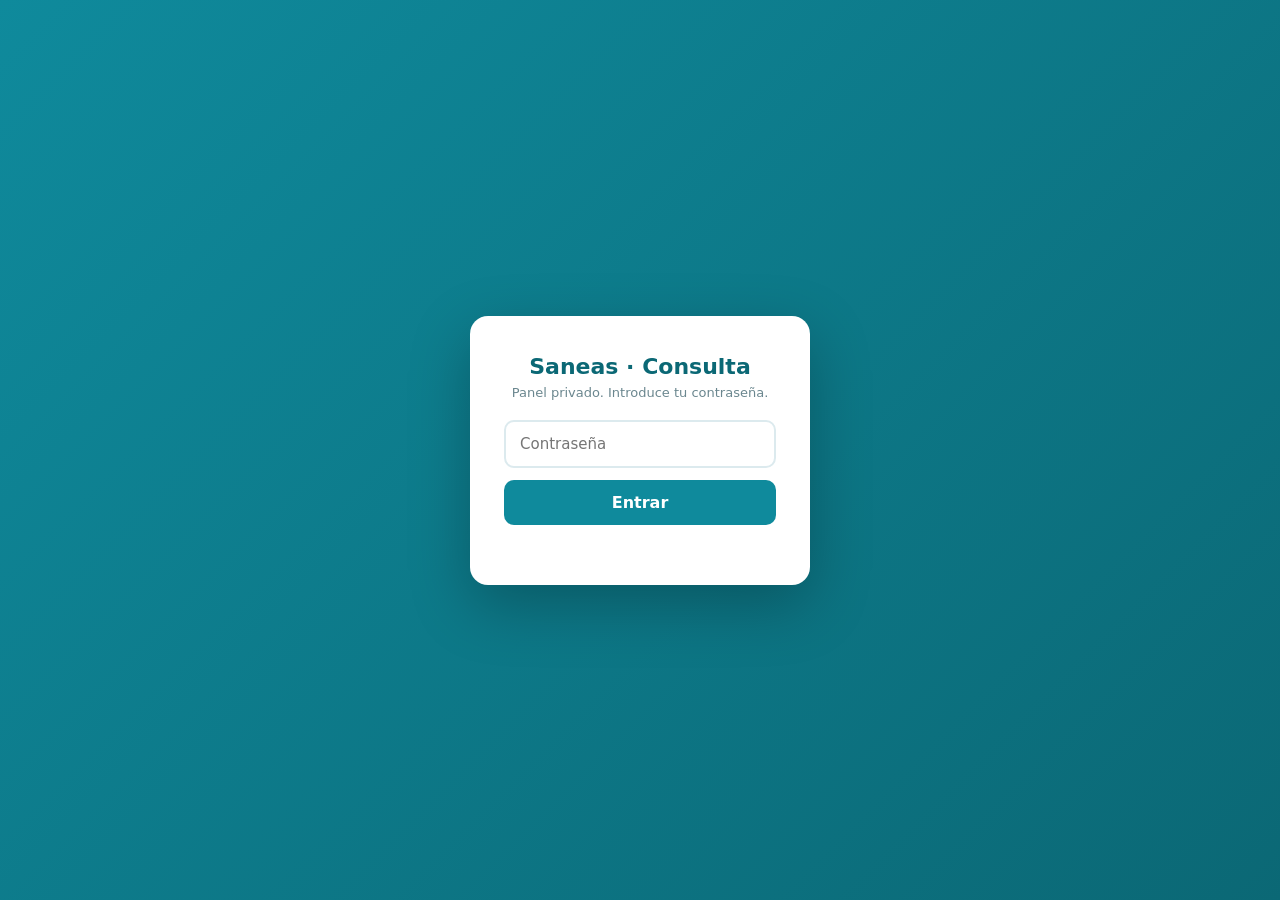
<file: panel.html>
<!DOCTYPE html>
<html lang="es">
<head>
<meta charset="UTF-8">
<meta name="viewport" content="width=device-width, initial-scale=1.0">
<meta name="robots" content="noindex,nofollow">
<title>Saneas · Panel de consulta</title>
<style>
  :root{--teal:#0f8a9c;--teal-d:#0b6875;--orange:#F5862E;--text:#16323a;--muted:#6b878f;
        --line:#dceaee;--bg:#eef4f6;--card:#fff;--good:#12a150;--bad:#e0533d;--soft:#f4f9fa}
  *{box-sizing:border-box;margin:0;padding:0;font-family:'Segoe UI',system-ui,-apple-system,sans-serif}
  body{background:var(--bg);color:var(--text)}
  button{cursor:pointer;font-family:inherit}
  /* Login */
  #login{position:fixed;inset:0;display:flex;align-items:center;justify-content:center;background:linear-gradient(135deg,#0f8a9c,#0b6875);z-index:50}
  #login .box{background:#fff;border-radius:18px;padding:38px 34px;width:340px;box-shadow:0 20px 60px rgba(0,0,0,.25);text-align:center}
  #login h1{font-size:22px;color:var(--teal-d);margin-bottom:6px}
  #login p{font-size:13px;color:var(--muted);margin-bottom:20px}
  #login input{width:100%;padding:13px 14px;border:2px solid var(--line);border-radius:10px;font-size:15px;margin-bottom:12px}
  #login input:focus{outline:none;border-color:var(--teal)}
  #login button{width:100%;padding:13px;background:var(--teal);color:#fff;border:0;border-radius:10px;font-size:16px;font-weight:700}
  #login .err{color:var(--bad);font-size:13px;min-height:18px;margin-top:4px}
  /* Layout */
  header{background:#fff;border-bottom:1px solid var(--line);padding:14px 26px;display:flex;align-items:center;gap:18px;position:sticky;top:0;z-index:10}
  header .logo{font-weight:800;font-size:20px;color:var(--teal-d)}
  header .logo span{color:var(--orange)}
  .dias{display:flex;gap:8px;margin-left:8px;flex-wrap:wrap}
  .dias button{padding:9px 16px;border:2px solid var(--line);background:#fff;border-radius:999px;font-weight:700;font-size:14px;color:var(--muted)}
  .dias button.on{background:var(--teal);border-color:var(--teal);color:#fff}
  header .sp{flex:1}
  header .count{font-size:13px;color:var(--muted)}
  header .out{font-size:13px;color:var(--muted);background:none;border:0;text-decoration:underline}
  /* Cabecera adaptada solo para móvil (no cambia nada en ordenador) */
  @media(max-width:760px){
    header{padding:10px 12px;gap:8px;flex-wrap:wrap}
    header .logo{font-size:18px}
    header .out{order:1;margin-left:auto;font-size:14px}
    header .sp{display:none}
    .dias{order:2;width:100%;margin-left:0;gap:6px}
    .dias button{flex:1;text-align:center;padding:8px 4px;font-size:13px}
    .hdr-btn,.alta-btn{order:3;flex:1 1 44%;text-align:center;padding:10px 8px;font-size:13px}
    header .count{order:4;width:100%;text-align:center;margin-top:2px}
  }
  main{max-width:1180px;margin:0 auto;padding:26px}
  h2.t{font-size:15px;text-transform:uppercase;letter-spacing:1px;color:var(--muted);margin-bottom:14px;font-weight:800}
  /* Rejilla de plazas */
  .grid{display:grid;grid-template-columns:repeat(8,1fr);gap:10px}
  @media(max-width:1000px){.grid{grid-template-columns:repeat(5,1fr)}}
  @media(max-width:640px){.grid{grid-template-columns:repeat(3,1fr)}}
  .plaza{background:var(--card);border:1px solid var(--line);border-radius:12px;padding:10px 10px 12px;min-height:74px;text-align:left;transition:.15s;position:relative}
  .plaza:hover{border-color:var(--teal);box-shadow:0 4px 14px rgba(15,138,156,.14);transform:translateY(-1px)}
  .plaza .cod{font-size:12px;font-weight:800;color:var(--muted)}
  .plaza.full .cod{color:var(--teal)}
  .plaza .nm{font-size:13px;font-weight:700;margin-top:4px;line-height:1.25;color:var(--text)}
  .plaza.empty{background:var(--soft);border-style:dashed}
  .plaza.empty .nm{color:#b7c9ce;font-weight:600}
  .plaza .dot{position:absolute;top:9px;right:9px;width:9px;height:9px;border-radius:50%}
  .dot.activa{background:var(--good)}.dot.pend{background:var(--orange)}.dot.canc{background:var(--bad)}
  .sinplaza{margin-top:26px}
  .chips{display:flex;flex-wrap:wrap;gap:8px}
  .chip{background:#fff;border:1px solid var(--line);border-radius:999px;padding:7px 14px;font-size:13px;font-weight:700;color:var(--teal-d)}
  .chip:hover{border-color:var(--teal)}
  /* Ficha (drawer) */
  #ov{position:fixed;inset:0;background:rgba(16,50,58,.45);z-index:20;display:none}
  #ov.show{display:block}
  #ficha{position:fixed;top:0;right:0;height:100%;width:min(760px,96vw);background:var(--bg);z-index:30;box-shadow:-14px 0 50px rgba(0,0,0,.25);
          transform:translateX(100%);transition:transform .25s;overflow-y:auto}
  #ficha.show{transform:none}
  .fh{background:linear-gradient(135deg,#0f8a9c,#0b6875);color:#fff;padding:22px 26px;position:sticky;top:0;z-index:2}
  .fh .x{position:absolute;top:16px;right:18px;background:rgba(255,255,255,.2);border:0;color:#fff;width:34px;height:34px;border-radius:50%;font-size:18px}
  .fh h3{font-size:24px;margin-bottom:4px}
  .fh .sub{font-size:13px;opacity:.9;display:flex;gap:14px;flex-wrap:wrap}
  .fbody{padding:22px 26px 60px}
  .kpis{display:grid;grid-template-columns:repeat(4,1fr);gap:12px;margin-bottom:24px}
  @media(max-width:620px){.kpis{grid-template-columns:repeat(2,1fr)}}
  .kpi{background:#fff;border:1px solid var(--line);border-radius:12px;padding:14px}
  .kpi .l{font-size:11px;text-transform:uppercase;letter-spacing:.5px;color:var(--muted);font-weight:700}
  .kpi .v{font-size:24px;font-weight:800;color:var(--teal-d);margin-top:3px}
  .kpi .s{font-size:12px;color:var(--muted);margin-top:2px}
  .sec{background:#fff;border:1px solid var(--line);border-radius:14px;padding:18px 20px;margin-bottom:18px}
  .sec h4{font-size:14px;text-transform:uppercase;letter-spacing:.6px;color:var(--muted);margin-bottom:14px}
  table{width:100%;border-collapse:collapse;font-size:14px}
  th,td{text-align:right;padding:9px 8px;border-bottom:1px solid var(--soft)}
  th:first-child,td:first-child{text-align:left}
  thead th{font-size:11px;text-transform:uppercase;letter-spacing:.4px;color:var(--muted);border-bottom:2px solid var(--line)}
  td.p{font-weight:700;color:var(--text)}
  .delta{font-weight:800}.delta.g{color:var(--good)}.delta.b{color:var(--bad)}.delta.n{color:var(--muted)}
  .obj td .ok{color:var(--good);font-weight:800}.obj td .no{color:var(--orange);font-weight:800}
  .mini{font-size:12px;color:var(--muted)}
  .empty-msg{color:var(--muted);font-size:14px;padding:14px 0}
  /* Asignar */
  #asig{position:fixed;inset:0;background:rgba(16,50,58,.45);z-index:40;display:none;align-items:center;justify-content:center}
  #asig.show{display:flex}
  #asig .box{background:#fff;border-radius:16px;padding:24px;width:420px;max-width:94vw;max-height:86vh;overflow-y:auto}
  #asig h3{font-size:18px;color:var(--teal-d);margin-bottom:4px}
  #asig .sub{font-size:13px;color:var(--muted);margin-bottom:14px}
  #asig input{width:100%;padding:11px;border:2px solid var(--line);border-radius:9px;font-size:14px;margin-bottom:12px}
  #asig .list{max-height:300px;overflow-y:auto}
  #asig .row{display:flex;justify-content:space-between;align-items:center;padding:10px;border-radius:9px;cursor:pointer}
  #asig .row:hover{background:var(--soft)}
  #asig .row .who{font-weight:700;font-size:14px}
  #asig .row .where{font-size:12px;color:var(--muted)}
  #asig .foot{display:flex;justify-content:space-between;margin-top:14px}
  #asig button{padding:10px 16px;border-radius:9px;border:0;font-weight:700}
  .btn-quitar{background:#fbeae6;color:var(--bad)}
  .btn-cerrar{background:var(--soft);color:var(--muted)}
  .toast{position:fixed;bottom:22px;left:50%;transform:translateX(-50%);background:var(--text);color:#fff;padding:11px 20px;border-radius:10px;font-size:14px;z-index:60;opacity:0;transition:.2s}
  .toast.show{opacity:1}
  /* Alta / Baja */
  .alta-btn{background:var(--teal);color:#fff;border:0;border-radius:999px;padding:9px 16px;font-weight:700;font-size:14px}
  .alta-btn:hover{background:var(--teal-d)}
  #alta{position:fixed;inset:0;background:rgba(16,50,58,.45);z-index:45;display:none;align-items:center;justify-content:center}
  #alta.show{display:flex}
  #alta .box{background:#fff;border-radius:16px;padding:24px;width:660px;max-width:94vw;max-height:92vh;overflow-y:auto}
  #alta h3{font-size:18px;color:var(--teal-d);margin-bottom:4px}
  #alta .sub{font-size:13px;color:var(--muted);margin-bottom:14px}
  #alta label{display:block;font-size:12px;font-weight:700;color:var(--muted);margin:10px 0 4px}
  #alta input,#alta select{width:100%;padding:11px;border:2px solid var(--line);border-radius:9px;font-size:14px;background:#fff}
  #alta input:focus,#alta select:focus{outline:none;border-color:var(--teal)}
  #alta .foot{display:flex;justify-content:space-between;margin-top:18px}
  #alta button{padding:11px 18px;border-radius:9px;border:0;font-weight:700}
  .btn-alta{background:var(--teal);color:#fff}
  #altaMsg{font-size:13px;margin-top:10px;min-height:18px}
  #altaMsg.err{color:var(--bad)} #altaMsg.ok{color:var(--good)}
  .fh-actions{display:flex;gap:8px;flex-wrap:wrap;margin-bottom:14px;padding-right:44px}
  .baja-btn,.sc-btn{background:rgba(255,255,255,.15);border:1px solid rgba(255,255,255,.55);color:#fff;padding:7px 14px;border-radius:999px;font-size:13px;font-weight:700;cursor:pointer;white-space:nowrap}
  .baja-btn:hover{background:var(--bad);border-color:var(--bad)}
  .sc-btn:hover{background:var(--orange);border-color:var(--orange)}
  /* Interruptor "lo ve el cliente" del grafico de peso: va dentro de una .sec (fondo blanco) */
  .gp-btn{background:#fff;border:1.5px solid var(--teal);color:var(--teal);padding:6px 13px;border-radius:999px;
    font-family:inherit;font-size:12.5px;font-weight:800;line-height:1.2;cursor:pointer;white-space:nowrap;
    text-transform:none;letter-spacing:0}
  .gp-btn:hover{background:var(--soft)}
  .gp-btn.on{background:var(--teal);border-color:var(--teal);color:#fff}
  .gp-btn.on:hover{background:var(--teal-d);border-color:var(--teal-d)}
  .gp-btn:disabled{opacity:.5;cursor:default}
  .cp-btn{width:100%;background:var(--teal);color:#fff;border:0;border-radius:10px;padding:11px;font-weight:800;font-size:14px;cursor:pointer}
  .cp-btn:hover{background:var(--teal-d)}
  .cp-row{display:flex;gap:8px}
  .cp-row .cp-btn{flex:1;width:auto;padding:9px 8px;font-size:13px}
  .hdr-btn{background:#fff;border:2px solid var(--line);border-radius:999px;padding:8px 15px;font-weight:700;font-size:13px;color:var(--teal-d)}
  .hdr-btn:hover{border-color:var(--teal)}
  /* Informe / Renovar / Opiniones (modales) */
  #informe,#renovar,#opiniones,#facturas,#avisosPush,#grupoTel{position:fixed;inset:0;background:rgba(16,50,58,.45);z-index:46;display:none;align-items:center;justify-content:center}
  #informe.show,#renovar.show,#opiniones.show,#facturas.show{display:flex}#avisosPush.show{display:flex}#grupoTel.show{display:flex}
  /* ---- Telemetría del grupo ---- */
  #grupoTel .box{background:var(--bg);border-radius:16px;width:760px;max-width:96vw;max-height:90vh;overflow-y:auto}
  #grupoTel .ihead{background:linear-gradient(135deg,#0f8a9c,#0b6875);color:#fff;padding:18px 22px;position:sticky;top:0;display:flex;justify-content:space-between;align-items:center;z-index:2}
  #grupoTel .ihead h3{font-size:19px}
  #grupoTel .ihead .x{background:rgba(255,255,255,.2);border:0;color:#fff;width:32px;height:32px;border-radius:50%;font-size:18px}
  #grupoTel .ibody{padding:18px 22px 28px}
  /* marcas de datos: paleta validada (contraste y daltonismo); el teal queda para la identidad */
  #grupoTel{--serie-1:#2a78d6;--serie-2:#eb6834;--neutro:#dfe3e6;}
  .tlApp{background:#fff;border:1px solid var(--line);border-radius:12px;padding:16px;margin-bottom:14px}
  .tlCab{display:flex;align-items:center;gap:10px;margin-bottom:12px}
  .tlCab img{width:32px;height:32px;border-radius:8px;flex:none}
  .tlCab h4{font-size:16px;color:var(--text);margin:0;text-transform:none;letter-spacing:0}
  .tlCab .tlSub{font-size:12px;color:var(--muted)}
  .tlNum{display:grid;grid-template-columns:repeat(4,1fr);gap:10px 6px;margin-bottom:14px}
  .tlNum div{font-size:11.5px;color:var(--muted);line-height:1.35}
  .tlNum b{display:block;font-size:20px;font-weight:800;color:var(--teal-d);line-height:1.15}
  .tlTit{font-size:11px;font-weight:700;color:var(--muted);text-transform:uppercase;letter-spacing:.6px;margin:16px 0 8px}
  .tlProp{display:flex;height:13px;border-radius:7px;overflow:hidden;background:var(--neutro)}
  .tlProp i{display:block;background:var(--serie-1)}
  .tlLey{display:flex;gap:14px;flex-wrap:wrap;margin-top:7px;font-size:12.5px;color:var(--text)}
  .tlLey span{display:flex;align-items:center;gap:6px}
  .tlPt{width:9px;height:9px;border-radius:2px;flex:none}
  #grupoTel svg.tlG{display:block;width:100%;height:auto;overflow:visible}
  #grupoTel .tlEje{font-size:9.5px;fill:var(--muted)}
  .tlPaises{display:grid;grid-template-columns:auto 1fr auto;align-items:center;gap:8px 10px}
  .tlPaises .n{font-size:13px;white-space:nowrap}
  .tlPaises .pista{height:9px;border-radius:4px;background:var(--neutro)}
  .tlPaises .pista i{display:block;height:100%;border-radius:4px;background:var(--serie-1)}
  .tlPaises .c{font-size:12.5px;font-weight:700;text-align:right;font-variant-numeric:tabular-nums}
  #grupoTel details{margin-top:10px}
  #grupoTel summary{font-size:12px;color:var(--teal-d);cursor:pointer;font-weight:600}
  #grupoTel table{width:100%;border-collapse:collapse;margin-top:6px;font-size:12px}
  #grupoTel th,#grupoTel td{text-align:left;padding:4px 8px;border-bottom:1px solid var(--line);font-variant-numeric:tabular-nums}
  @media(max-width:560px){ .tlNum{grid-template-columns:repeat(3,1fr)} }
  #cambiar{position:fixed;inset:0;background:rgba(16,50,58,.45);z-index:46;display:none;align-items:center;justify-content:center}
  #cambiar.show{display:flex}
  #cambiar .box{background:#fff;border-radius:16px;padding:24px;width:440px;max-width:94vw;max-height:90vh;overflow-y:auto}
  #cambiar h3{font-size:18px;color:var(--teal-d);margin-bottom:4px}
  #cambiar .sub{font-size:13px;color:var(--muted);margin-bottom:14px}
  #cambiar select{width:100%;padding:11px;border:2px solid var(--line);border-radius:9px;font-size:14px}
  #cambiar label{display:block;font-size:12px;font-weight:700;color:var(--muted);margin:10px 0 4px}
  #cambiar .foot{display:flex;justify-content:space-between;margin-top:16px}
  #cambiar button{padding:11px 18px;border-radius:9px;border:0;font-weight:700}
  #cbMsg{font-size:13px;margin-top:8px;min-height:16px}
  #cbMsg.err{color:var(--bad)} #cbMsg.ok{color:var(--good)}
  #btaviso{position:fixed;inset:0;background:rgba(16,50,58,.45);z-index:60;display:none;align-items:center;justify-content:center}
  #btaviso.show{display:flex}
  #btaviso .box{background:#fff;border-radius:16px;padding:24px;width:360px;max-width:94vw;text-align:center}
  #btaviso h3{font-size:19px;color:var(--teal-d);margin-bottom:6px}
  #btaviso .sub{font-size:13px;color:var(--muted);margin-bottom:18px}
  #btaviso .foot{display:flex;justify-content:center}
  #btaviso .foot button{min-width:150px;padding:13px 20px;border:0;border-radius:10px;
    font-size:15px;font-weight:800;cursor:pointer}
  #fixrenov{position:fixed;inset:0;background:rgba(16,50,58,.45);z-index:46;display:none;align-items:center;justify-content:center}
  #fixrenov.show{display:flex}
  #fixrenov .box{background:#fff;border-radius:16px;padding:24px;width:400px;max-width:94vw}
  #fixrenov h3{font-size:18px;color:var(--teal-d);margin-bottom:4px}
  #fixrenov .sub{font-size:13px;color:var(--muted);margin-bottom:14px}
  #fixrenov input{width:100%;padding:11px;border:2px solid var(--line);border-radius:9px;font-size:14px}
  #fixrenov label{display:block;font-size:12px;font-weight:700;color:var(--muted);margin:10px 0 4px}
  #fixrenov .foot{display:flex;justify-content:space-between;margin-top:16px}
  #fixrenov button{padding:11px 18px;border-radius:9px;border:0;font-weight:700}
  #frMsg{font-size:13px;margin-top:8px;min-height:16px}
  #frMsg.err{color:var(--bad)} #frMsg.ok{color:var(--good)}
  .fixr-btn{margin-left:8px;background:rgba(255,255,255,.18);border:1px solid rgba(255,255,255,.5);color:#fff;padding:2px 8px;border-radius:999px;font-size:11px;font-weight:700;cursor:pointer;white-space:nowrap}
  .fixr-btn:hover{background:rgba(255,255,255,.34)}
  #informe .box,#opiniones .box{background:var(--bg);border-radius:16px;width:680px;max-width:96vw;max-height:90vh;overflow-y:auto}
  #informe .ihead,#opiniones .ihead,#facturas .ihead{background:linear-gradient(135deg,#0f8a9c,#0b6875);color:#fff;padding:18px 22px;position:sticky;top:0;display:flex;justify-content:space-between;align-items:center}
  #informe .ihead h3,#opiniones .ihead h3,#facturas .ihead h3{font-size:19px}
  #informe .ihead .x,#opiniones .ihead .x,#facturas .ihead .x{background:rgba(255,255,255,.2);border:0;color:#fff;width:32px;height:32px;border-radius:50%;font-size:18px}
  #informe .ibody,#opiniones .ibody,#facturas .ibody{padding:18px 22px 28px}
  .opcard{background:#fff;border:1px solid var(--line);border-radius:12px;padding:13px 15px;margin-bottom:12px}
  .opcard .oph{display:flex;justify-content:space-between;align-items:center;gap:10px;margin-bottom:7px}
  .opcard .who{font-size:14px;font-weight:800;color:var(--teal-d)}
  .opcard .who.anon{color:var(--muted);font-weight:700;font-style:italic}
  .opcard .date{font-size:12px;color:var(--muted);white-space:nowrap}
  .opcard .txt{font-size:14px;line-height:1.5;color:var(--dark);white-space:pre-wrap}
  .opcard .meta{margin-top:8px;display:flex;gap:8px;flex-wrap:wrap;align-items:center}
  .opcard .stars{color:#e0a800;font-size:15px;letter-spacing:2px}
  .opcard .tema{background:var(--soft);color:var(--muted);font-size:12px;font-weight:700;padding:3px 9px;border-radius:20px}
  #facturas .box{background:var(--bg);border-radius:16px;width:900px;max-width:96vw;max-height:90vh;overflow-y:auto}
  .ftab{width:100%;border-collapse:collapse;font-size:13px;background:#fff}
  .ftab th{text-align:left;font-size:11px;text-transform:uppercase;letter-spacing:.5px;color:var(--muted);padding:9px 10px;border-bottom:2px solid var(--line);position:sticky;top:0;background:#fff}
  .ftab td{padding:9px 10px;border-bottom:1px solid var(--line)}
  .ftab tr:hover td{background:var(--soft)}
  .ftab .num{font-family:ui-monospace,monospace;font-weight:700;color:var(--teal-d)}
  .ftab .imp{text-align:right;font-weight:700;white-space:nowrap}
  .fanul{opacity:.5;text-decoration:line-through}
  .fchip{display:inline-block;font-size:10px;font-weight:700;padding:2px 7px;border-radius:999px;margin-left:5px;vertical-align:1px}
  .fchip.baja{background:#eef2f4;color:#6b878f}
  .fchip.anul{background:#fdecea;color:#e0533d}
  .fchip.falta{background:#fff4e6;color:#b8651a}
  .ffiltros{display:flex;gap:8px;flex-wrap:wrap;margin-bottom:12px;align-items:center}
  .ffiltros input,.ffiltros select{border:2px solid var(--line);border-radius:9px;padding:7px 10px;font-family:inherit;font-size:13px;color:var(--text)}
  .ffiltros input:focus,.ffiltros select:focus{outline:none;border-color:var(--teal)}
  .isec{background:#fff;border:1px solid var(--line);border-radius:12px;padding:14px 16px;margin-bottom:14px}
  .isec h4{font-size:12px;text-transform:uppercase;letter-spacing:.5px;color:var(--muted);margin-bottom:10px}
  .isum{display:flex;gap:10px;flex-wrap:wrap;margin-bottom:14px}
  .ipill{background:#fff;border:1px solid var(--line);border-radius:10px;padding:8px 14px;font-size:14px;font-weight:700}
  .ipill b{font-size:18px;display:block;color:var(--teal-d)}
  .ilist{list-style:none;display:flex;flex-direction:column;gap:6px}
  .ilist li{font-size:14px;display:flex;justify-content:space-between;border-bottom:1px solid var(--soft);padding:5px 0}
  .ilist li .r{color:var(--muted);font-size:13px}
  .tag-cad{color:var(--bad);font-weight:800}.tag-hoy{color:var(--orange);font-weight:800}
  .rank b{color:var(--teal);font-weight:800}
  .vacio{color:var(--muted);font-size:13px}
  /* ── Ficha de entrada (semáforo) ── */
  .fe-sem{display:inline-block;padding:6px 14px;border-radius:999px;font-weight:800;font-size:14px;margin-bottom:10px}
  .fe-sem.verde{background:#e6f4ea;color:#12a150}
  .fe-sem.ambar{background:#fff4e6;color:#b06a00}
  .fe-sem.rojo{background:#fdeaea;color:#e05252}
  .fe-roja{background:#e05252;color:#fff;font-weight:800;padding:10px 14px;border-radius:10px;margin:0 0 12px;font-size:14px;line-height:1.45}
  .fe-p1{background:#f1f6f7;border-radius:10px;padding:10px 12px;font-size:13.5px;line-height:1.7;margin-bottom:6px}
  .fe-bloque{margin:14px 0 4px;font-size:12px;font-weight:800;letter-spacing:.5px;color:var(--muted)}
  .fe-grid{display:grid;grid-template-columns:repeat(auto-fill,minmax(240px,1fr));gap:2px 16px}
  .fe-chk{display:flex;align-items:center;gap:8px;font-size:14px;padding:5px 0;cursor:pointer}
  .fe-chk input{width:17px;height:17px;flex:none;accent-color:var(--teal)}
  .fe-dot{width:8px;height:8px;border-radius:50%;flex:none}
  .fe-dot.r{background:#e05252}.fe-dot.a{background:#f0a641}.fe-dot.v{background:#c9d6da}
  #fe-med-texto{width:100%;min-height:58px;padding:10px;border:2px solid var(--line);border-radius:9px;font-size:14px;font-family:inherit;resize:vertical}
  .fe-txt{width:100%;margin-top:8px;padding:10px;border:2px solid var(--line);border-radius:9px;font-size:14px;font-family:inherit}
  .fe-cand{padding:9px 13px;border-radius:9px;font-size:14px;font-weight:800;margin:6px 0 4px}
  .fe-cand.ok{background:#e6f4ea;color:#12a150}
  .fe-cand.no{background:#fdeaea;color:#e05252}
  #fe-guardar{margin-top:14px;background:var(--teal);color:#fff;border:0;border-radius:9px;padding:11px 22px;font-size:14px;font-weight:800;font-family:inherit;cursor:pointer}
  #fe-guardar:disabled{opacity:.6}
  .fe-msg{margin-left:12px;font-size:14px;font-weight:800}
  .fe-msg.ok{color:#12a150}.fe-msg.err{color:#e05252}
  .fe-editar{margin-top:10px;background:none;border:2px solid var(--line);color:var(--muted);border-radius:9px;padding:9px 16px;font-size:13px;font-weight:800;font-family:inherit;cursor:pointer}
  .fe-editar:hover{border-color:var(--teal);color:var(--teal)}
  /* dentro del modal de alta, las reglas genericas de #alta label/input rompen las casillas */
  #alta .fe-chk{display:flex;align-items:center;gap:8px;margin:0;padding:5px 0;font-size:14px;font-weight:400;color:var(--text);text-transform:none;letter-spacing:0}
  #alta .fe-chk input{width:17px;height:17px;padding:0;border:none;flex:none}
  #alta .fe-bloque{margin:14px 0 4px}
  #alta #fe-med-texto{min-height:52px}
  #renovar .box{background:#fff;border-radius:16px;padding:24px;width:440px;max-width:94vw;max-height:90vh;overflow-y:auto}
  #renovar h3{font-size:18px;color:var(--teal-d);margin-bottom:4px}
  #renovar .sub{font-size:13px;color:var(--muted);margin-bottom:14px}
  #renovar input,#renovar select{width:100%;padding:11px;border:2px solid var(--line);border-radius:9px;font-size:14px}
  #renovar label{display:block;font-size:12px;font-weight:700;color:var(--muted);margin:10px 0 4px}
  #renovar .list{max-height:220px;overflow-y:auto;margin-top:6px}
  #renovar .row{display:flex;justify-content:space-between;align-items:center;padding:9px;border-radius:8px;cursor:pointer}
  #renovar .row:hover{background:var(--soft)} #renovar .row.sel{background:var(--soft);border:1px solid var(--teal)}
  #renovar .foot{display:flex;justify-content:space-between;margin-top:16px}
  #renovar button{padding:11px 18px;border-radius:9px;border:0;font-weight:700}
  .btn-renovar{background:var(--teal);color:#fff}
  /* Selectores de dieta en la ficha */
  .dieta-grid{display:grid;grid-template-columns:1fr 1fr;gap:12px}
  @media(max-width:560px){.dieta-grid{grid-template-columns:1fr}}
  .dlab{display:block;font-size:12px;font-weight:700;color:var(--muted);margin-bottom:4px}
  .dsel{width:100%;padding:10px;border:2px solid var(--line);border-radius:9px;font-size:14px;background:#fff}
  .dsel:focus{outline:none;border-color:var(--teal)}
  .dieta-foot{display:flex;align-items:center;gap:12px;margin-top:12px}
  .btn-dieta{padding:10px 18px;border-radius:9px;border:0;font-weight:700;background:var(--teal);color:#fff;cursor:pointer}
  .btn-dieta:hover{background:var(--teal-d)}
  .dieta-msg{font-size:13px}
  .dieta-msg.ok{color:var(--good)} .dieta-msg.err{color:var(--bad)}
  /* Necesidades calóricas */
  .cal-grid{display:grid;grid-template-columns:1fr 1fr 1fr;gap:10px}
  @media(max-width:560px){.cal-grid{grid-template-columns:1fr 1fr}}
  .cal{background:var(--soft);border-radius:12px;padding:12px 10px;text-align:center}
  .cal span{display:block;font-size:11px;color:var(--muted);font-weight:700;text-transform:uppercase;letter-spacing:.3px}
  .cal b{display:block;font-size:26px;color:var(--teal-d);margin:2px 0}
  .cal small{font-size:11px;color:var(--muted)}
  .cal-obj{background:var(--teal);}
  .cal-obj span,.cal-obj small{color:rgba(255,255,255,.85)} .cal-obj b{color:#fff}
  .cal-foot{display:flex;align-items:center;gap:10px;flex-wrap:wrap;margin-top:12px}
  .cal-foot label{font-size:12px;font-weight:700;color:var(--muted)}
  .cal-foot .dsel{width:auto;min-width:150px}
  .cal-foot .mini{font-size:12px;color:var(--muted)}
  #renovMsg{font-size:13px;margin-top:8px;min-height:16px}
  #renovMsg.err{color:var(--bad)} #renovMsg.ok{color:var(--good)}
</style>
</head>
<body>

<div id="login">
  <div class="box">
    <h1>Saneas · Consulta</h1>
    <p>Panel privado. Introduce tu contraseña.</p>
    <input id="pw" type="password" placeholder="Contraseña" autocomplete="current-password">
    <button onclick="entrar()">Entrar</button>
    <div class="err" id="loginErr"></div>
  </div>
</div>

<style>header#top{background:#fff;border-bottom:1px solid var(--line);padding:0;display:flex;flex-direction:column;align-items:stretch;gap:0;position:sticky;top:0;z-index:10}header#top .hdr-top{background:var(--teal-d);display:flex;align-items:center;gap:12px;padding:9px 24px}header#top .hdr-main{display:flex;align-items:center;gap:9px;padding:11px 24px;flex-wrap:wrap}header#top .logo{font-weight:800;font-size:18px;color:#fff;letter-spacing:-.2px}header#top .logo span{color:var(--orange)}header#top .hdr-sub{font-size:12.5px;color:#9fc9d1}header#top .sp{flex:1}header#top .count{font-size:12.5px;color:#cfe6ea}header#top .out{font-size:12.5px;color:#fff;background:rgba(255,255,255,.16);border:0;border-radius:8px;padding:6px 13px;text-decoration:none;font-weight:600}header#top .out:hover{background:rgba(255,255,255,.28)}header#top .dias{display:flex;gap:6px;margin-left:0;flex-wrap:wrap}header#top .dias button{padding:8px 15px;border:1px solid var(--line);background:#fff;border-radius:999px;font-weight:600;font-size:13.5px;color:var(--muted)}header#top .dias button.on{background:var(--teal);border-color:var(--teal);color:#fff}header#top .hdr-btn{display:inline-flex;align-items:center;background:#fff;border:1px solid var(--line);border-radius:9px;padding:8px 13px;font-size:13.5px;font-weight:600;color:var(--text)}header#top .hdr-btn:hover{border-color:var(--teal);color:var(--teal-d)}header#top .alta-btn{display:inline-flex;align-items:center;background:var(--orange);border:0;border-radius:9px;padding:9px 15px;font-size:13.5px;font-weight:700;color:#fff}header#top .hdr-block{display:flex;align-items:center;flex-wrap:wrap;gap:6px;padding-left:10px;margin-left:2px;border-left:1px solid var(--line)}header#top .hdr-block:first-of-type{border-left:0;padding-left:0;margin-left:0}header#top .hdr-lbl{font-size:10px;font-weight:800;letter-spacing:.07em;text-transform:uppercase;color:var(--teal-d);white-space:nowrap;margin-right:1px}header#top .adm-pill{font-size:12px;border-radius:999px;padding:5px 11px;border:1px solid rgba(255,255,255,.35);background:transparent;color:#cfe6ea;font-weight:600}header#top .adm-pill.on{background:#fff;color:var(--teal-d);border-color:#fff}header#top svg.i{width:16px;height:16px;fill:none;stroke:currentColor;stroke-width:1.9;stroke-linecap:round;stroke-linejoin:round;margin-right:7px;flex:none}@media(max-width:760px){header#top .hdr-top{padding:8px 12px;gap:8px}header#top .hdr-main{padding:9px 12px;gap:6px}header#top .count{display:none}header#top .hdr-sub{display:none}header#top .dias{width:100%;gap:5px}header#top .dias button{flex:1;text-align:center;padding:8px 4px;font-size:13px}header#top .hdr-btn,header#top .alta-btn{flex:1 1 44%;justify-content:center;padding:10px 8px;font-size:13px}header#top .hdr-block{flex:1 1 100%;border-left:0;padding-left:0;margin:8px 0 0}header#top .hdr-block:first-of-type{margin-top:0}header#top .sp{display:none}}</style><header style="display:none" id="top"><div class="hdr-top"><div class="logo">Saneas<span>·</span></div><span class="hdr-sub">Panel de consulta</span><div class="sp"></div><div class="count" id="count"></div><button class="out" onclick="salir()">Salir</button></div><div class="hdr-main"><div class="dias" id="dias"></div><div class="sp"></div><div class="hdr-block"><span class="hdr-lbl">Cliente</span><button class="hdr-btn" onclick="abrirRenovar()"><svg class="i" viewBox="0 0 24 24"><path d="M21 4v6h-6"/><path d="M19.4 14A8 8 0 1 1 17 5.6L21 10"/></svg>Renovar</button><button class="alta-btn" onclick="abrirAlta()"><svg class="i" viewBox="0 0 24 24"><path d="M12 5v14M5 12h14"/></svg>Dar de alta</button><button class="hdr-btn" onclick="abrirFacturas()"><svg class="i" viewBox="0 0 24 24"><path d="M14 3H7a2 2 0 0 0-2 2v14a2 2 0 0 0 2 2h10a2 2 0 0 0 2-2V8z"/><path d="M14 3v5h5"/></svg>Facturas</button></div><div class="hdr-block"><span class="hdr-lbl">App</span><button class="hdr-btn" onclick="abrirComentarios()">Comentarios</button><button class="hdr-btn" onclick="videoSemana()"><svg class="i" viewBox="0 0 24 24"><rect x="2" y="4" width="20" height="16" rx="3"/><polygon points="10 9 15 12 10 15 10 9" fill="currentColor" stroke="none"/></svg>Vídeo de la semana</button><button class="hdr-btn" onclick="mensajeGrupo()">📋 Mensaje grupo</button><button class="hdr-btn" onclick="forzarRecarga()"><svg class="i" viewBox="0 0 24 24"><path d="M21 12a9 9 0 1 1-2.64-6.36"/><path d="M21 4v6h-6"/></svg>Recarga Ya</button></div><div class="hdr-block"><span class="hdr-lbl">Empresa</span><button class="hdr-btn" onclick="abrirInforme()"><svg class="i" viewBox="0 0 24 24"><path d="M9 3h6v3H9z"/><path d="M9 4.5H6.5A1.5 1.5 0 0 0 5 6v14a1.5 1.5 0 0 0 1.5 1.5h11A1.5 1.5 0 0 0 19 20V6a1.5 1.5 0 0 0-1.5-1.5H15"/></svg>Informe del día</button><button class="hdr-btn" onclick="abrirEstadisticas()">📊 Estadísticas de uso</button><button class="hdr-btn" onclick="abrirScore()"><svg class="i" viewBox="0 0 24 24"><path d="M12 9v4"/><path d="M12 17h.01"/><path d="M10.3 3.9 1.8 18a2 2 0 0 0 1.7 3h17a2 2 0 0 0 1.7-3L13.7 3.9a2 2 0 0 0-3.4 0z"/></svg>Permanencia</button><button class="hdr-btn" onclick="abrirGrupoTel()"><svg class="i" viewBox="0 0 24 24"><rect x="2" y="3" width="20" height="14" rx="2"/><path d="M8 21h8M12 17v4"/></svg>Grupo</button></div><div class="hdr-block"><span class="hdr-lbl">Comunicación</span><button class="hdr-btn" onclick="abrirOpiniones()"><svg class="i" viewBox="0 0 24 24"><path d="M20 15a2 2 0 0 1-2 2H8l-4 3V5a2 2 0 0 1 2-2h12a2 2 0 0 1 2 2z"/></svg>Opiniones</button><button class="hdr-btn" onclick="abrirAvisosPush()"><svg class="i" viewBox="0 0 24 24"><path d="M18 8A6 6 0 0 0 6 8c0 7-3 9-3 9h18s-3-2-3-9"/><path d="M13.7 21a2 2 0 0 1-3.4 0"/></svg>Avisos push</button><button class="hdr-btn" onclick="enviarAviso(null,null)"><svg class="i" viewBox="0 0 24 24"><path d="M18 8A6 6 0 0 0 6 8c0 7-3 9-3 9h18s-3-2-3-9"/><path d="M13.7 21a2 2 0 0 1-3.4 0"/></svg>Aviso a todos</button></div></div></header>

<main style="display:none" id="app">
  <h2 class="t" id="tituloDia">Plazas</h2>
  <div class="grid" id="grid"></div>
  <div class="sinplaza" id="sinplazaWrap" style="display:none">
    <h2 class="t">Sin plaza asignada este día</h2>
    <div class="chips" id="sinplaza"></div>
  </div>
</main>

<!-- Ficha -->
<div id="ov" onclick="cerrarFicha()"></div>
<aside id="ficha"></aside>

<!-- Asignar plaza -->
<div id="asig">
  <div class="box">
    <h3 id="asigTit">Asignar plaza</h3>
    <div class="sub" id="asigSub"></div>
    <input id="asigBuscar" placeholder="Buscar cliente por nombre…" oninput="filtrarAsig()">
    <div class="list" id="asigList"></div>
    <div class="foot">
      <button class="btn-quitar" id="asigQuitar" style="display:none" onclick="quitarPlaza()">Quitar de la plaza</button>
      <button class="btn-cerrar" onclick="cerrarAsig()">Cerrar</button>
    </div>
  </div>
</div>

<!-- Dar de alta -->
<div id="alta">
  <div class="box">
    <h3>Dar de alta</h3>
    <div class="sub">Tú rellenas lo básico; el cliente completa el resto al entrar en la app con su email y teléfono.</div>
    <label>Nombre</label>
    <input id="al_nombre" placeholder="Nombre">
    <label>Primer apellido</label>
    <input id="al_apellido" placeholder="Primer apellido">
    <label>Email</label>
    <input id="al_email" type="email" placeholder="correo@ejemplo.com">
    <label>Teléfono</label>
    <input id="al_tel" placeholder="Teléfono (será su contraseña: últimos 9 dígitos)">
    <label>Bono / acceso inicial</label>
    <select id="al_bono">
      <option value="prueba">Prueba · 2 semanas</option>
      <option value="basico">Básico · 1 mes</option>
      <option value="completo_mensual" selected>Completo · 1 mes</option>
      <option value="completo_trimestral">Completo · 3 meses</option>
      <option value="completo_semestral">Completo · 6 meses</option>
      <option value="completo_anual">Completo · 12 meses</option>
      <option value="premium">Premium · 1 mes</option>
    </select>
    <label>Día de consulta</label>
    <select id="al_dia"></select>
    <label>Plaza</label>
    <select id="al_plaza"></select>
    <label>Primer día (cuando empieza a contarle la suscripción)</label>
    <input id="al_inicio" type="date" onchange="_altaInicioHint()">
    <div id="al_inicio_hint" style="font-size:12px;color:var(--muted);margin-top:4px"></div>
    <label>Forma de cobro</label>
    <select id="al_forma">
      <option value="" selected>— elegir cómo te ha pagado —</option>
      <option>Bizum 1</option>
      <option>Bizum 2</option>
      <option>PayPal</option>
      <option>Transferencia</option>
      <option>Revolut</option>
      <option>Tarjeta</option>
      <option>Efectivo</option>
      <option>Otro</option>
    </select>
    <label>Actividad (estilo de vida)</label>
    <select id="al_actividad">
      <option>Sedentario</option>
      <option>Ligero</option>
      <option>Moderado</option>
      <option>Regular</option>
      <option>Intenso</option>
    </select>
    <div id="fe-alta"></div>
    <div id="altaMsg"></div>
    <div class="foot">
      <button class="btn-cerrar" onclick="cerrarAlta()">Cancelar</button>
      <button class="btn-alta" id="btnAlta" onclick="crearAlta()">Crear alta</button>
    </div>
  </div>
</div>

<!-- Informe del día -->
<div id="informe">
  <div class="box">
    <div class="ihead"><h3 id="infTit">Informe del día</h3><button class="x" onclick="cerrarInforme()">×</button></div>
    <div class="ibody" id="infBody"><p class="vacio">Cargando…</p></div>
  </div>
</div>

<!-- Facturas -->
<div id="facturas">
  <div class="box">
    <div class="ihead"><h3 id="facTit">Facturas</h3><button class="x" onclick="cerrarFacturas()">×</button></div>
    <div class="ibody">
      <div class="ffiltros">
        <input id="fBuscar" type="search" placeholder="Nombre, número o NIF…" style="flex:1;min-width:180px" oninput="facDebounce()">
        <select id="fRango" onchange="cargarFacturas()">
          <option value="">Todo</option>
          <option value="mes">Este mes</option>
          <option value="ano" selected>Este año</option>
          <option value="trim1">1er trimestre</option>
          <option value="trim2">2º trimestre</option>
        </select>
        <button class="hdr-btn" onclick="exportarFacturas()">⬇ CSV</button>
      </div>
      <div id="facBody"><p class="vacio">Cargando…</p></div>
    </div>
  </div>
</div>

<!-- Avisos push: quién los tiene y quién no -->
<div id="avisosPush">
  <div class="box">
    <div class="ihead"><h3>🔔 Avisos push</h3><button class="x" onclick="cerrarAvisosPush()">×</button></div>
    <div class="ibody" id="apBody"><p class="vacio">Cargando…</p></div>
  </div>
</div>

<!-- Telemetría del grupo (privado: solo este panel) -->
<div id="grupoTel">
  <div class="box">
    <div class="ihead"><h3>📊 El grupo en cifras</h3><button class="x" onclick="cerrarGrupoTel()">×</button></div>
    <div class="ibody" id="gtBody"><p class="vacio">Cargando…</p></div>
  </div>
</div>

<!-- Opiniones de clientes -->
<div id="opiniones">
  <div class="box">
    <div class="ihead"><h3 id="opTit">Opiniones de clientes</h3><button class="x" onclick="cerrarOpiniones()">×</button></div>
    <div class="ibody" id="opBody"><p class="vacio">Cargando…</p></div>
  </div>
</div>

<!-- Cambiar día y plaza -->
<div id="cambiar">
  <div class="box">
    <h3>Cambiar día y plaza</h3>
    <div class="sub" id="cbSub"></div>
    <label>Día de consulta</label>
    <select id="cb_dia" onchange="pintarPlazasCb()"></select>
    <label>Plaza</label>
    <select id="cb_plaza"></select>
    <div id="cbMsg"></div>
    <div class="foot">
      <button class="btn-cerrar" onclick="cerrarCambiar()">Cancelar</button>
      <button class="btn-renovar" id="btnCambiar" onclick="guardarCambiarPlaza()">Guardar cambio</button>
    </div>
  </div>
</div>

<!-- Recordatorio diario: apagar el Bluetooth -->
<div id="btaviso">
  <div class="box">
    <h3>Recuerda apagar el Bluetooth</h3>
    <div class="sub">Primera vez que abres el panel hoy.</div>
    <div class="foot">
      <button class="btn-renovar" onclick="cerrarAvisoBluetooth()">Vale</button>
    </div>
  </div>
</div>

<!-- Corregir fecha de renovación -->
<div id="fixrenov">
  <div class="box">
    <h3>Corregir renovación</h3>
    <div class="sub" id="frSub"></div>
    <label>Nueva fecha de renovación</label>
    <input type="date" id="fr_fecha">
    <div id="frMsg"></div>
    <div class="foot">
      <button class="btn-cerrar" onclick="cerrarFixRenov()">Cancelar</button>
      <button class="btn-renovar" id="btnFixRenov" onclick="guardarFixRenov()">Guardar fecha</button>
    </div>
  </div>
</div>

<!-- Renovar -->
<div id="renovar">
  <div class="box">
    <h3>Renovar suscripción</h3>
    <div class="sub">Busca al cliente, elige el bono que ha pagado y confirma. Se actualiza su plan y su fecha de renovación.</div>
    <label>Cliente</label>
    <input id="rn_buscar" placeholder="Nombre y apellido…" oninput="buscarRenovar()">
    <div class="list" id="rn_list"></div>
    <label>Bono / plan pagado</label>
    <select id="rn_bono" onchange="actualizarDescuentoRenovar()">
      <option value="basico">Básico · 1 mes</option>
      <option value="completo_mensual" selected>Completo · 1 mes</option>
      <option value="completo_trimestral">Completo · 3 meses</option>
      <option value="completo_semestral">Completo · 6 meses</option>
      <option value="completo_anual">Completo · 12 meses</option>
      <option value="premium">Premium · 1 mes</option>
    </select>
    <label>Descuento (€)</label>
    <input id="rn_desc" type="number" min="0" step="1" value="0">
    <div id="rn_desc_hint" style="font-size:12px;color:var(--muted);margin-top:4px"></div>
    <label>Forma de cobro</label>
    <select id="rn_forma">
      <option value="" selected>— elegir cómo te ha pagado —</option>
      <option>Bizum 1</option>
      <option>Bizum 2</option>
      <option>PayPal</option>
      <option>Transferencia</option>
      <option>Revolut</option>
      <option>Tarjeta</option>
      <option>Efectivo</option>
      <option>Otro</option>
    </select>
    <label>Pausa por vacaciones</label>
    <select id="rn_pausa">
      <option value="" selected>Sin pausa</option>
      <option value="2w">2 semanas</option>
      <option value="1m">1 mes</option>
    </select>
    <div id="renovMsg"></div>
    <div class="foot">
      <button class="btn-cerrar" onclick="cerrarRenovar()">Cancelar</button>
      <button class="btn-renovar" id="btnRenovar" onclick="confirmarRenovar()">Confirmar renovación</button>
    </div>
  </div>
</div>

<div class="toast" id="toast"></div>

<script>
const SUPABASE_URL='https://uisrxztowgdpkxeuznfh.supabase.co';
const PUBLISHABLE='sb_publishable_8ybOGHnn9rsMDf57mx-Igw_AVvWK30D';
const FN=SUPABASE_URL+'/functions/v1/panel';
const DIAS=[['lunes','Lunes'],['martes','Martes'],['miercoles','Miércoles'],['jueves','Jueves'],['viernes','Viernes']];
const PREFIJO={lunes:'L',martes:'M',miercoles:'X',jueves:'J',viernes:'V'};
const pref=k=>PREFIJO[norm(k)]||'L';
const NPLAZAS=40;
let PASS=localStorage.getItem('panel_pw')||'';
// Sesion admin (email+codigo). Cuando esta, las RPC van con el token de Oscar y ya
// no hace falta el secreto. Aditivo: si no hay sesion admin, todo sigue como antes.
let ADMIN_SESS=null;
try{ ADMIN_SESS=JSON.parse(localStorage.getItem('panel_admin_sess')||'null'); }catch(e){ ADMIN_SESS=null; }
const adminToken=()=>(ADMIN_SESS&&ADMIN_SESS.access_token)||'';
const esAdminActivo=()=>{ const t=adminToken(); if(!t) return false; try{ return JSON.parse(atob(t.split('.')[1])).exp*1000 > Date.now()+30000; }catch(e){ return false; } };
let CLIENTES=[];           // todos los activos
let DIA_ACT='lunes';
let ASIG_CTX=null;         // {plaza} para asignar

const norm=s=>String(s||'').toLowerCase().normalize('NFD').replace(/[\u0300-\u036f]/g,'').trim();
const r1=n=>n==null||isNaN(n)?null:Math.round(n*10)/10;
const el=id=>document.getElementById(id);

async function api(action,extra={}){
  const r=await fetch(FN,{method:'POST',headers:{
    'Content-Type':'application/json','apikey':PUBLISHABLE,'Authorization':'Bearer '+PUBLISHABLE
  },body:JSON.stringify({action,password:PASS,...extra})});
  return {status:r.status,data:await r.json().catch(()=>({}))};
}
async function rpc(fn,body){ try{ if(ADMIN_SESS&&!esAdminActivo()) await adminRefresh(); const tok=adminToken()||PUBLISHABLE; const r=await fetch(SUPABASE_URL+'/rest/v1/rpc/'+fn,{method:'POST',headers:{'Content-Type':'application/json','apikey':PUBLISHABLE,'Authorization':'Bearer '+tok},body:JSON.stringify(body)}); return await r.json(); }catch(e){ return null; } }
async function enviarAviso(clienteId,nombre){
  const cuerpo=prompt('Mensaje del aviso para '+(nombre||'TODOS los clientes con la app')+':'); if(!cuerpo) return;
  if(!esAdminActivo()){ toast('Activa el modo admin para enviar avisos'); abrirAdmin(); return; }
  try{
    const d=await rpc('admin_enviar_push',{p_titulo:'Saneas',p_cuerpo:cuerpo,p_cliente_id:clienteId||null})||{};
    toast(d.ok?'🔔 Aviso encolado':('Error: '+(d.error||'?')));
  }catch(e){ toast('Error al enviar el aviso'); }
}
function toast(m){const t=el('toast');t.textContent=m;t.classList.add('show');setTimeout(()=>t.classList.remove('show'),2200);}
async function forzarRecarga(){
  if(!confirm('¿Forzar que todos los clientes con la app abierta se recarguen ahora?'))return;
  const {status,data}=await api('forzar_recarga');
  if(status!==200||!data.ok){toast('Error: '+(data.error||'no se pudo forzar la recarga'));return;}
  toast('✅ Recarga forzada — los clientes con la app abierta se actualizarán en unos minutos.');
}

// ---------- Login ----------
el('pw').addEventListener('keydown',e=>{if(e.key==='Enter')entrar();});
if(PASS){ entrar(true); }
async function entrar(silent){
  const pw=silent?PASS:el('pw').value.trim();
  if(!pw){el('loginErr').textContent='Escribe la contraseña';return;}
  PASS=pw;
  const {status,data}=await api('login');
  if(status!==200){el('loginErr').textContent=data.error||'Error';PASS='';return;}
  localStorage.setItem('panel_pw',PASS);
  el('login').style.display='none';el('top').style.display='flex';el('app').style.display='block';
  // Si hay sesion admin guardada pero el token ha caducado, se refresca AQUI y
  // se espera. Antes se comprobaba sin esperar y, como el refresco de arranque
  // aun no habia terminado, saltaba el dialogo del codigo sin hacer falta.
  if(!esAdminActivo() && ADMIN_SESS) await adminRefresh();
  if(!esAdminActivo()){ setTimeout(abrirAdmin, 300); }  // el panel necesita identidad admin para ingresos/generador/etc.
  pintarPastillaAdmin();
  initDias(); cargar(); avisoBluetooth();
}
function salir(){localStorage.removeItem('panel_pw');location.reload();}

// Recordatorio de Oscar: la primera vez que abre el panel cada dia, acordarse de
// apagar el Bluetooth del telefono. Una web no puede apagarlo (no existe API para
// eso en ningun navegador), asi que lo que si se puede es avisar. El dia se mide
// en horario de Madrid y se guarda en localStorage: uno al dia y ya.
function avisoBluetooth(intentos){
  var hoy=new Date().toLocaleDateString('es-ES',{timeZone:'Europe/Madrid'});
  if(localStorage.getItem('panel_bt_aviso')===hoy) return;
  // Si esta abierto el dialogo del codigo admin, esperamos a que lo cierre.
  var adm=el('adminlogin');
  if(adm&&adm.classList.contains('show')){
    if((intentos||0)<20) setTimeout(function(){ avisoBluetooth((intentos||0)+1); }, 2000);
    return;
  }
  localStorage.setItem('panel_bt_aviso',hoy);
  el('btaviso').classList.add('show');
}
function cerrarAvisoBluetooth(){ el('btaviso').classList.remove('show'); }

function initDias(){
  const hoy=new Date().getDay(); // 0 dom..6 sab
  DIA_ACT=DIAS[Math.min(Math.max(hoy-1,0),4)][0];
  el('dias').innerHTML=DIAS.map(([k,l])=>`<button data-d="${k}" onclick="setDia('${k}')">${l}</button>`).join('');
  marcarDia();
}
function setDia(k){DIA_ACT=k;marcarDia();render();}
function marcarDia(){[...el('dias').children].forEach(b=>b.classList.toggle('on',b.dataset.d===DIA_ACT));}

async function cargar(){
  const {status,data}=await api('grid');
  if(status!==200){toast(data.error||'Error al cargar');return;}
  CLIENTES=data.clientes||[];
  render();
}

function tarifaCli(c){
  const p=norm(c.plan), n=norm(c.nivel);
  if(p.includes('premium')||n.includes('premium')) return {label:'Premium',color:'#7c3aed'};
  if(p.includes('prueba')||p.includes('trial')) return {label:'Prueba',color:'#868e96'};
  // Basico: amarillo intenso y relleno solido. Es el que Oscar necesita ver de un vistazo.
  if(p.includes('basic')||n.includes('basic')) return {label:'Básico',color:'#ffd400',solido:true};
  if(p.includes('completo')||/nivel\s*[123]/.test(n)) return {label:'Completo',color:'#0f8a9c'};
  return {label:'',color:''};
}
var VAC_SET = null, VAC_LOADING = false;
function cargarVacaciones(cb){
  if(VAC_SET || VAC_LOADING){ if(typeof cb==='function') cb(); return; }
  VAC_LOADING = true;
  rpc('panel_pausas_activas',{}).then(function(dd){
    VAC_SET = new Set((dd && dd.ids) || []);
    VAC_LOADING = false; if(typeof cb==='function') cb();
  }).catch(function(){ VAC_SET = new Set(); VAC_LOADING = false; if(typeof cb==='function') cb(); });
}
function render(){
  if(!VAC_SET){ cargarVacaciones(render); }
  const delDia=CLIENTES.filter(c=>norm(c.dia_consulta)===DIA_ACT);
  el('tituloDia').textContent='Plazas · '+DIAS.find(d=>d[0]===DIA_ACT)[1];
  const PREF=pref(DIA_ACT);
  const porPlaza={}; const sinPlaza=[];
  delDia.forEach(c=>{ const p=Number(c.plaza); if(p>=1&&p<=NPLAZAS&&!porPlaza[p]) porPlaza[p]=c; else sinPlaza.push(c); });
  el('count').textContent=`${delDia.length} clientes hoy · ${Object.keys(porPlaza).length}/${NPLAZAS} plazas`;
  let html='';
  for(let n=1;n<=NPLAZAS;n++){
    const c=porPlaza[n];
    if(c){
      // Punto por estado real de renovación (no por el campo Mollie):
      // verde=al día (>3d) · naranja=renueva en 0-3d · rojo=vencida
      const _hoy=new Date();_hoy.setHours(0,0,0,0);
      const _fr=c.fecha_renovacion?new Date(c.fecha_renovacion+'T00:00:00'):null;
      let dot;
      if(!_fr){ dot='pend'; }
      else { const dd=Math.round((_fr-_hoy)/86400000); dot = dd<=0?'canc' : dd<=3?'pend' : 'activa'; }
      const _t=tarifaCli(c);
      html+=`<button class="plaza full" onclick="abrirFicha('${c.id}')">
        <span class="dot ${dot}"></span>
        <div class="cod">${PREF}${n}</div>
        <div class="nm">${esc(c.nombre)} ${esc(c.apellido||'')}</div>
        ${(VAC_SET&&VAC_SET.has(c.id))?`<div style="display:inline-block;margin-top:3px;font-size:10px;font-weight:800;text-transform:uppercase;letter-spacing:.3px;padding:2px 6px;border-radius:6px;background:#fff4e6;color:#b06a00">\u23f8\ufe0f Vacaciones</div>`:''}
        ${_t.label?`<div style="display:inline-block;margin-top:3px;font-size:${_t.solido?11:10}px;font-weight:800;text-transform:uppercase;letter-spacing:.3px;padding:${_t.solido?'2px 8px':'1px 6px'};border-radius:6px;color:${_t.solido?'#1a2e35':_t.color};background:${_t.solido?_t.color:_t.color+'1a'}">${_t.label}</div>`:''}
        ${c.enviado_tarde?`<div style="display:inline-block;margin-top:3px;font-size:10px;font-weight:800;text-transform:uppercase;letter-spacing:.3px;padding:2px 6px;border-radius:6px;color:#fff;background:#e05252">⚠️ Sin consulta</div>`:''}
        ${c.mensaje_no_leido?`<div style="display:inline-block;margin-top:3px;font-size:10px;font-weight:800;text-transform:uppercase;letter-spacing:.3px;padding:2px 6px;border-radius:6px;color:#fff;background:#0f8a9c">💬 Mensaje nuevo</div>`:''}</button>`;
    }else{
      html+=`<button class="plaza empty" onclick="abrirAsig(${n})">
        <div class="cod">${PREF}${n}</div><div class="nm">Libre</div></button>`;
    }
  }
  el('grid').innerHTML=html;
  if(sinPlaza.length){
    el('sinplazaWrap').style.display='block';
    el('sinplaza').innerHTML=sinPlaza.map(c=>`<button class="chip" onclick="abrirFicha('${c.id}')">${esc(c.nombre)} ${esc(c.apellido||'')}</button>`).join('');
  }else el('sinplazaWrap').style.display='none';
}
function esc(s){return String(s||'').replace(/[<>&]/g,x=>({'<':'&lt;','>':'&gt;','&':'&amp;'}[x]));}

// ---------- Objetivos (mismas fórmulas que la app) ----------
function calcObjetivos(cli){
  const alt=parseFloat(cli.altura); if(!alt) return null;
  const a2=alt*alt, esMujer=norm(cli.genero).startsWith('m');
  const POb=(29.9*a2)/10000, PO1=(24.9*a2)/10000;
  const PO2=alt-100-((alt-150)/(esMujer?2.5:4));
  const promedio=(PO1+PO2)/2, grasaObj=esMujer?24:19;
  // Canon de belleza: cintura ideal (altura×factor) y cadera(mujer)/hombros(hombre) ideal = cintura ideal ÷ índice
  const ed=edad(cli.fecha_nacimiento), hombre=!esMujer;
  let cinturaObj=alt*0.5, canonObj=null;
  if(ed!=null){
    const f1=hombre?(ed<30?0.42:(ed<40?0.45:0.49)):(ed<30?0.38:(ed<40?0.40:0.42));
    const idx=hombre?(ed<20?0.62:(ed<30?0.68:0.72)):(ed<20?0.62:(ed<30?0.68:0.74));
    cinturaObj=alt*f1; canonObj=cinturaObj/idx;
  }
  return {alt,esMujer,POb,PO1,PO2,promedio,grasaObj,imcObj:22,
    aguaMin:52,muscEsqObj:esMujer?48:52,cinturaObj,canonObj};
}
function edad(fechaNac,ref){
  if(!fechaNac) return null;
  const n=new Date(fechaNac), r=ref?new Date(ref):new Date();
  let e=r.getFullYear()-n.getFullYear();
  if(r.getMonth()<n.getMonth()||(r.getMonth()===n.getMonth()&&r.getDate()<n.getDate()))e--;
  return e>=0&&e<120?e:null;
}
function edadMet(cli,rec){
  const e=edad(cli.fecha_nacimiento,rec.fecha), g=grasaReal(cli,rec);
  if(e==null||g==null) return rec.edad_metabolica!=null?Math.round(rec.edad_metabolica):null;
  const ideal=norm(cli.genero).startsWith('m')?24:19;
  return Math.round(e*(1+(g-ideal)/100));
}

// Parámetros a mostrar en la tabla de variación
const PARAMS=[
  {k:'peso',l:'Peso',u:' kg',down:true},
  {k:'imc',l:'IMC',u:'',down:true},
  {k:'grasa_corporal',l:'Grasa corporal',u:' %',down:true},
  {k:'grasa_visceral',l:'Grasa visceral',u:'',down:true},
  {k:'grasa_subcutanea',l:'Grasa subcutánea',u:' %',down:true},
  {k:'agua',l:'Agua',u:' %',down:false},
  {k:'musculo_esqueletico',l:'Músculo esquelético',u:' %',down:false},
  {k:'masa_muscular',l:'Masa muscular',u:' kg',down:false},
  {k:'proteina',l:'Proteína',u:' %',down:false},
  {k:'__edadmet',l:'Edad metabólica',u:' años',down:true},
  {k:'per_cintura',l:'Cintura',u:' cm',down:true},
  {k:'per_cadera',l:'Cadera',u:' cm',down:null},
  {k:'per_hombro',l:'Hombros',u:' cm',down:null},
  {k:'per_pecho',l:'Pecho',u:' cm',down:null},
  {k:'per_brazo',l:'Brazo',u:' cm',down:null},
  {k:'per_muslo',l:'Muslo',u:' cm',down:null},
];
function esMujerDe(g){ const t=String(g||'').trim().toLowerCase(); if(t.startsWith('m')) return true; if(t.startsWith('h')) return false; return null; }
// La grasa la calcula la BASE (saneas_rfm + trigger), no el panel. Aqui solo se lee.
// Antes: RFM del primer dia menos los kilos perdidos. Restaba kilos a un porcentaje,
// por eso la grasa se movia clavada con el peso. Y la app usaba otro numero distinto.
function grasaReal(cli,rec){ return (rec && rec.grasa_rfm != null) ? Number(rec.grasa_rfm) : null; }
function val(cli,rec,k){ if(!rec)return null; if(k==='__edadmet')return edadMet(cli,rec); if(k==='grasa_corporal') return grasaReal(cli,rec);
  let v=rec[k];
  if(k==='imc' && v==null && rec.peso!=null && Number(cli.altura)>0){ v=Math.round((Number(rec.peso)/Math.pow(Number(cli.altura)/100,2))*10)/10; }
  return v==null?null:Number(v); }
function deltaCell(d,down){
  if(d==null) return '<span class="delta n">—</span>';
  const s=d>0?'+':''; const cls=down==null?'n':((down&&d<0)||(!down&&d>0))?'g':(d===0?'n':'b');
  return `<span class="delta ${cls}">${s}${r1(d)}</span>`;
}

let DIETAS=[];
async function cargarDietas(){
  if(DIETAS.length) return;
  const {status,data}=await api('dietas',{});
  if(status===200&&data.dietas) DIETAS=data.dietas;
}
var REP_ULT=null;
function _pausaPinta(id){
  // Ficha: distintivo de vacaciones + boton para ponerlas o cambiarlas.
  // El distintivo NARANJA solo sale si el cliente esta de vacaciones de
  // verdad: manda la misma lista que pinta el grid (VAC_SET), asi que la
  // ficha y la parrilla nunca se contradicen. El boton es gris y dice un
  // verbo, para que no se lea como un estado. Se pinta aparte, no frena la ficha.
  (async function(){
    try{
      await new Promise(function(r){ setTimeout(r,0); });
      var e0 = document.getElementById('pauseLn'); if(!e0) await new Promise(function(r){ setTimeout(r,120); });
      var hoy = new Date().toLocaleDateString('en-CA',{timeZone:'Europe/Madrid'});
      var pz = await rpc('panel_pausa_estado',{p_cliente_id:id});
      var vh = (pz && typeof pz.vacaciones_hasta === 'string'
                && /^\d{4}-\d{2}-\d{2}$/.test(pz.vacaciones_hasta)
                && pz.vacaciones_hasta >= hoy) ? pz.vacaciones_hasta : null;
      var e = document.getElementById('pauseLn'); if(!e) return;
      // VAC_SET null = la lista aun no ha cargado; entonces vale lo que diga el RPC.
      var enLista = VAC_SET ? VAC_SET.has(id) : null;
      var pausado = (enLista === null) ? !!vh : enLista;
      if(!pausado) vh = null;
      var bs = 'background:#fff;border:1px solid #ddd;color:#555;border-radius:8px;padding:4px 10px;font-size:13px;font-weight:600;font-family:inherit;cursor:pointer';
      if(!pausado){
        e.innerHTML = '<button onclick="pausaFecha(\''+id+'\')" style="'+bs+'">\ud83d\uddd3\ufe0f Poner de vacaciones</button>';
        return;
      }
      var f = vh ? new Date(vh+'T00:00:00').toLocaleDateString('es-ES',{timeZone:'Europe/Madrid',day:'2-digit',month:'2-digit',year:'numeric'}) : '';
      e.innerHTML = '<div style="display:inline-block;margin:0 0 6px;padding:5px 11px;border-radius:8px;font-size:14px;font-weight:700;background:#fff4e6;color:#b06a00">\u23f8\ufe0f En pausa por vacaciones'
        + (f ? ' \u00b7 hasta '+f : '') + '</div>'
        + '<button onclick="pausaFecha(\''+id+'\')" style="margin-left:8px;'+bs+'">Cambiar fecha</button>';
    }catch(e){}
  })();
}
// Pausa por vacaciones hasta una fecha concreta (necesita
// supabase/pausa_fecha.sql). Vacío = quitar la pausa.
async function pausaFecha(id){
  var hoy = new Date().toLocaleDateString('en-CA',{timeZone:'Europe/Madrid'});
  var v = prompt('\u23f8\ufe0f Pausa por vacaciones\n\n\u00bfHasta qu\u00e9 d\u00eda? (AAAA-MM-DD)\nD\u00e9jalo vac\u00edo para quitar la pausa.\n\nLa renovaci\u00f3n se retrasa los mismos d\u00edas.', hoy);
  if(v===null) return;
  v = (v||'').trim();
  if(v && !/^\d{4}-\d{2}-\d{2}$/.test(v)){ toast('Escribe la fecha como 2026-09-06'); return; }
  try{
    var r = await rpc('panel_pausa_fecha', {p_cliente_id:id, p_hasta: v || hoy});
    if(!r || !r.ok){ toast('No se pudo aplicar la pausa'); return; }
    if(r.quitada){ toast('Pausa quitada'); }
    else{ toast('En pausa hasta '+r.vacaciones_hasta+' \u00b7 renovaci\u00f3n al '+r.fecha_renovacion); }
    // Se recarga la lista de pausas ANTES de repintar: es la que manda
    // tanto en la parrilla como en la ficha.
    VAC_SET = null;
    cargarVacaciones(function(){ _pausaPinta(id); });
    cargar();
  }catch(e){ toast('Falta pegar supabase/pausa_fecha.sql en el SQL Editor'); }
}
function _repPinta(id){
  // Aviso informativo del ultimo reporte. Se pinta APARTE, despues de la ficha.
  // No se espera con await: si esto falla o tarda, la ficha se abre igual.
  (async function(){
    try{
      // Espera SIEMPRE un ciclo: si los datos ya estan en memoria, sin esto
      // intentaria escribirse antes de que la ficha exista y no se pintaria.
      await new Promise(function(r){ setTimeout(r,0); });
      var e0=document.getElementById('repLn'); if(!e0) await new Promise(function(r){ setTimeout(r,120); });
      if(!REP_ULT){ var d=await rpc('panel_reportes_ultimos',{}); REP_ULT={}; (d||[]).forEach(function(x){ REP_ULT[x.cliente_id]={u:x.ultimo,n:x.total}; }); }
      var r=REP_ULT[id], e=document.getElementById('repLn'); if(!e) return;
      var base='display:inline-block;margin:0 0 6px;padding:5px 11px;border-radius:8px;font-size:14px;font-weight:700';
      if(!r){ e.outerHTML='<div style="'+base+';background:#f1f4f5;color:#6b878f">🎙 Sin reporte enviado</div>'; return; }
      var f=new Date(r.u).toLocaleString('es-ES',{timeZone:'Europe/Madrid',day:'2-digit',month:'2-digit',year:'numeric',hour:'2-digit',minute:'2-digit'});
      e.outerHTML='<div style="'+base+';background:#e6f4ea;color:#12a150">🎙 Reporte enviado · '+f+(r.n>1?' · '+r.n+' guardados':'')+'</div>';
    }catch(e){}
  })();
}
// ====== FICHA DE ENTRADA (semaforo) ======
// La BD decide el color (columna generada `estado`); estas listas son solo el
// ESPEJO para pintar en vivo mientras el asesor marca. Tras guardar, manda la BD.
// En la ficha semanal se muestra el RESUMEN (lo rellenado, nada mas); el
// formulario completo solo aparece al rellenarla (tras el alta) o al editar.
var FE_ROJO=['sit_embarazo','sit_lactancia','sit_menor_18','sit_cirugia_estomago','salud_diabetes_insulina','salud_rinon','salud_higado','med_anticoagulante_sintrom','med_insulina_antidiabetico','med_litio','animo_tca','animo_pensamientos'];
var FE_AMBAR=['salud_tension_alta','salud_diabetes','salud_tiroides','salud_corazon_arritmia','salud_colesterol','salud_vesicula','salud_autoinmune','salud_alergia_manzanilla','salud_alergia_frutos_secos','med_diuretico','med_antidepresivo_isrs','med_ansiolitico_dormir','med_estatina','med_tiroides_levotiroxina','animo_ansiedad_bajon'];
var FE_BLOQUES=[
 ['SITUACION (puerta roja)',[['sit_embarazo','Embarazo'],['sit_lactancia','Lactancia'],['sit_menor_18','Menor de 18 a\u00f1os'],['sit_cirugia_estomago','Cirug\u00eda de est\u00f3mago (bypass, reducci\u00f3n\u2026)']]],
 ['SALUD DECLARADA',[['salud_tension_alta','Tensi\u00f3n alta'],['salud_diabetes','Diabetes'],['salud_diabetes_insulina','Diabetes con insulina'],['salud_tiroides','Tiroides'],['salud_rinon','Ri\u00f1\u00f3n (enfermedad renal)'],['salud_higado','H\u00edgado (enfermedad hep\u00e1tica)'],['salud_corazon_arritmia','Coraz\u00f3n / arritmia'],['salud_colesterol','Colesterol alto'],['salud_vesicula','Ves\u00edcula (piedras u operada)'],['salud_autoinmune','Enfermedad autoinmune'],['salud_alergia_manzanilla','Alergia a la manzanilla'],['salud_alergia_frutos_secos','Alergia a frutos secos']]],
 ['MEDICACION',[['med_anticoagulante_sintrom','Anticoagulante (Sintrom)'],['med_diuretico','Diur\u00e9tico'],['med_insulina_antidiabetico','Insulina / antidiab\u00e9tico'],['med_antidepresivo_isrs','Antidepresivo (ISRS)'],['med_ansiolitico_dormir','Ansiol\u00edtico / para dormir'],['med_estatina','Estatina (colesterol)'],['med_tiroides_levotiroxina','Levotiroxina (tiroides)'],['med_litio','Litio']]],
 ['ANIMO (lo ve el psicologo)',[['animo_tca','Antecedente de TCA'],['animo_ansiedad_bajon','Ansiedad o baj\u00f3n de \u00e1nimo'],['animo_pensamientos','Pensamientos de hacerse da\u00f1o']]]
];
var FE_CACHE=null;        // {id, cli, f} de la ultima carga, para editar sin refetch
var FE_ABRIR_FORM=false;  // el alta lo pone a true: abre directamente el formulario
function _feId(col){ return 'fe-'+col.replace(/_/g,'-'); }
function _feFecha(x){ return x?String(x).slice(0,10).split('-').reverse().join('/'):null; }
function _feCarga(id){
  // Como _repPinta: SIN await en el camino de render. Espera un ciclo (y 120ms
  // extra si el hueco aun no existe) para aguantar la segunda apertura seguida.
  (async function(){ try{
    await new Promise(function(r){ setTimeout(r,0); });
    var w=document.getElementById('fe-wrap'); if(!w) await new Promise(function(r){ setTimeout(r,120); });
    w=document.getElementById('fe-wrap'); if(!w) return;
    w.innerHTML='<h4>\ud83d\udccb Ficha de entrada</h4><p class="vacio">Cargando\u2026</p>';
    var d=await rpc('panel_ficha_leer',{p_cliente_id:id});
    if(!document.getElementById('fe-wrap')) return;   // la ficha pudo cerrarse mientras cargaba
    if(!d||d.error||d.message||d.code||!d.cliente){
      var msg=(d&&(d.error||d.message||d.code))||'sin respuesta';
      document.getElementById('fe-wrap').innerHTML='<h4>\ud83d\udccb Ficha de entrada</h4>'
        +'<p class="empty-msg">No se pudo cargar: '+esc(String(msg))+'.<br>'
        +'<span class="vacio">Si pone \u00abno autorizado\u00bb, entra en modo admin en ESTE dominio: cada direcci\u00f3n (preview / producci\u00f3n) guarda su sesi\u00f3n admin por separado.</span></p>';
      return;
    }
    FE_CACHE={id:id,cli:d.cliente,f:d.ficha||null};
    var form=FE_ABRIR_FORM; FE_ABRIR_FORM=false;
    if(form||false) _fePinta(id,d.cliente,d.ficha||null);
    else _feResumen(id,d.cliente,d.ficha||null,'');
  }catch(e){} })();
}
function feEditar(){ if(FE_CACHE) _fePinta(FE_CACHE.id,FE_CACHE.cli,FE_CACHE.f); }
function feVolver(){ if(FE_CACHE) _feResumen(FE_CACHE.id,FE_CACHE.cli,FE_CACHE.f,''); }
// ---------- RESUMEN (lo que se ve cada semana en la ficha del cliente) ----------
function _feResumen(id,cli,f,okMsg){
  var w=document.getElementById('fe-wrap'); if(!w) return;
  var h='<h4>\ud83d\udccb Ficha de entrada</h4>';
  if(!f){
    h+='<p class="empty-msg">Sin ficha de entrada todav\u00eda. Se rellena UNA vez, en la primera consulta.</p>'
      +'<button id="fe-guardar" onclick="feEditar()">\ud83d\udccb Rellenar ficha de entrada</button>';
    w.innerHTML=h; return;
  }
  var est=f.estado||'verde';
  var pill=est==='verde'?'\ud83d\udfe2 VERDE \u00b7 m\u00e9todo est\u00e1ndar':est==='ambar'?'\ud83d\udfe0 \u00c1MBAR \u00b7 el motor ajustar\u00e1 la dieta':'\ud83d\udd34 ROJO \u00b7 no arranca sin firma cl\u00ednica';
  h+='<div class="fe-sem '+est+'">'+pill+'</div>';
  var sit=['sit_embarazo','sit_lactancia','sit_menor_18','sit_cirugia_estomago'].some(function(c){ return !!f[c]; });
  if(sit) h+='<div class="fe-roja">\u26d4 NO PROCEDE el protocolo est\u00e1ndar: situaci\u00f3n de exclusi\u00f3n. Derivar a valoraci\u00f3n cl\u00ednica.</div>';
  var autorizado=(est==='verde')||!!f.clinico_valido;
  h+='<div class="fe-cand '+(autorizado?'ok':'no')+'">'+(autorizado?'\ud83d\udd13 Arranque autorizado':'\ud83d\udd12 Arranque BLOQUEADO \u00b7 requiere validaci\u00f3n cl\u00ednica')+'</div>';
  // Solo lo rellenado, agrupado. Nada de formulario.
  var lineas=[];
  FE_BLOQUES.forEach(function(b){
    var on=b[1].filter(function(c){ return !!f[c[0]]; }).map(function(c){
      var sev=FE_ROJO.indexOf(c[0])>=0?'\ud83d\udd34 ':FE_AMBAR.indexOf(c[0])>=0?'\ud83d\udfe0 ':'';
      return sev+c[1];
    });
    if(on.length) lineas.push('<b>'+b[0].split(' (')[0]+':</b> '+on.join(' \u00b7 '));
  });
  if(f.med_texto) lineas.push('<b>MEDICACION (texto):</b> '+esc(f.med_texto));
  if(!lineas.length) lineas.push('<span class="vacio">Sin se\u00f1ales marcadas: sin patolog\u00edas, medicaci\u00f3n ni situaciones declaradas.</span>');
  lineas.push('<b>FIRMA:</b> '+(f.firmado_at?('firmada el '+_feFecha(f.firmado_at)+(f.firmado_por?' por '+esc(f.firmado_por):'')):'<span style="color:#e05252;font-weight:700">sin firmar</span>'));
  if(est!=='verde') lineas.push('<b>CLINICO:</b> '+(f.clinico_valido?('validada'+(f.clinico_nombre?' por '+esc(f.clinico_nombre):'')+(f.clinico_validado_at?' el '+_feFecha(f.clinico_validado_at):'')):'<span style="color:#e05252;font-weight:700">pendiente de validaci\u00f3n</span>'));
  h+='<div class="fe-p1" style="margin-top:8px">'+lineas.join('<br>')+'</div>';
  if(okMsg) h+='<div class="fe-msg ok" style="margin:0 0 8px;display:block">'+okMsg+'</div>';
  h+='<button class="fe-editar" onclick="feEditar()">\u270f\ufe0f Editar / validar</button>';
  w.innerHTML=h;
}
// ---------- FORMULARIO (en el alta / primera consulta, o al editar desde la ficha) ----------
function _feFormHTML(f){
  f=f||{};
  var chk=function(col,label){
    var sev=FE_ROJO.indexOf(col)>=0?'r':FE_AMBAR.indexOf(col)>=0?'a':'v';
    return '<label class="fe-chk"><input type="checkbox" id="'+_feId(col)+'"'+(f[col]?' checked':'')+' onchange="feCambio()"><i class="fe-dot '+sev+'"></i><span>'+label+'</span></label>';
  };
  var bloques=FE_BLOQUES.map(function(b){
    return '<div class="fe-bloque">'+b[0]+'</div><div class="fe-grid">'+b[1].map(function(c){ return chk(c[0],c[1]); }).join('')+'</div>';
  }).join('');
  return '<div id="fe-semaforo" class="fe-sem"></div>'
   +'<div id="fe-puerta-roja" class="fe-roja" style="display:none">\u26d4 NO PROCEDE el protocolo est\u00e1ndar: situaci\u00f3n de exclusi\u00f3n (embarazo, lactancia, menor o cirug\u00eda). Derivar a valoraci\u00f3n cl\u00ednica.</div>'
   +bloques
   +'<div class="fe-bloque">MEDICACION \u00b7 TEXTO LIBRE</div>'
   +'<textarea id="fe-med-texto" placeholder="Qu\u00e9 toma, dosis, desde cu\u00e1ndo\u2026">'+esc(f.med_texto||'')+'</textarea>'
   +'<div class="fe-bloque">FIRMA</div><div class="fe-grid">'
     +chk('firma_cliente_veraz','El cliente declara que todo es cierto')
     +chk('firma_asesor_pregunto','El asesor ha preguntado todos los puntos')
     +chk('consentimiento','Consentimiento informado aceptado')
   +'</div>'
   +'<input id="fe-firmado-por" class="fe-txt" placeholder="Firmado por (nombre del asesor)" value="'+esc(f.firmado_por||'')+'">'
   +(f.firmado_at?'<div class="vacio" style="margin-top:4px">Firmada el '+_feFecha(f.firmado_at)+'</div>':'')
   +'<div id="fe-clinico-wrap" style="display:none"><div class="fe-bloque">VALIDACION CLINICA</div>'
     +'<div id="fe-candado" class="fe-cand"></div>'
     +'<label class="fe-chk"><input type="checkbox" id="fe-clinico-valido"'+(f.clinico_valido?' checked':'')+' onchange="feCambio()"><i class="fe-dot v"></i><span>Validada por cl\u00ednico (autoriza el arranque)</span></label>'
     +'<input id="fe-clinico-nombre" class="fe-txt" placeholder="Nombre del cl\u00ednico que valida" value="'+esc(f.clinico_nombre||'')+'">'
     +(f.clinico_validado_at?'<div class="vacio" style="margin-top:4px">Validada el '+_feFecha(f.clinico_validado_at)+'</div>':'')
   +'</div>';
}
function _fePayload(contId){
  var cont=document.getElementById(contId); if(!cont) return null;
  var payload={};
  cont.querySelectorAll('input[type=checkbox]').forEach(function(e){
    payload[e.id.replace('fe-','').replace(/-/g,'_')]=e.checked;
  });
  var g=function(id){ var e=cont.querySelector('#'+id); return e?e.value:''; };
  payload.med_texto=g('fe-med-texto')||'';
  payload.firmado_por=g('fe-firmado-por')||'';
  payload.clinico_nombre=g('fe-clinico-nombre')||'';
  return payload;
}
function _feFormAlta(){
  var w=document.getElementById('fe-alta'); if(!w) return;
  w.innerHTML='<div class="fe-bloque" style="font-size:13px;margin-top:16px">\ud83d\udccb FICHA DE ENTRADA \u00b7 PRIMERA CONSULTA</div>'
    +'<div class="vacio" style="margin-bottom:6px">El asesor pregunta y marca; el sem\u00e1foro decide. Se guarda sola al crear el alta.</div>'
    +_feFormHTML(null);
  feCambio();
}
function _fePinta(id,cli,f){
  var w=document.getElementById('fe-wrap'); if(!w) return;
  f=f||{};
  w.innerHTML='<h4>\ud83d\udccb Ficha de entrada \u00b7 primera consulta</h4>'
   +'<div class="fe-p1" id="fe-p1"><b>'+esc(((cli.nombre||'')+' '+(cli.apellido||'')).trim())+'</b>'
     +' \u00b7 DNI '+esc(cli.dni||'\u2014')+' \u00b7 Nac. '+(_feFecha(cli.fecha_nacimiento)||'\u2014')+' \u00b7 '+esc(cli.sexo||cli.genero||'\u2014')
     +' \u00b7 '+(cli.altura?esc(cli.altura)+' cm':'\u2014')+' \u00b7 peso inicial '+(cli.peso_inicial!=null?esc(cli.peso_inicial)+' kg':'\u2014')
     +' \u00b7 plan '+esc(cli.plan||'\u2014')+' <span class="vacio">(solo lectura)</span></div>'
   +_feFormHTML(f)
   +'<div style="display:flex;align-items:center;flex-wrap:wrap;gap:10px;margin-top:4px"><button id="fe-guardar" onclick="guardarFichaEntrada(\''+id+'\')">Guardar ficha de entrada</button>'
   +'<button class="fe-editar" onclick="feVolver()">\u2039 Volver al resumen</button>'
   +'<span id="fe-estado-guardado"></span></div>';
  feCambio();
  if(f.estado) _feSemaforo(f.estado,!!f.clinico_valido);   // al cargar, manda el estado de la BD
}
function feEstadoLocal(){
  var on=function(c){ var e=document.getElementById(_feId(c)); return !!(e&&e.checked); };
  if(FE_ROJO.some(on)) return 'rojo';
  if(FE_AMBAR.some(on)) return 'ambar';
  return 'verde';
}
function feCambio(){
  var cl=document.getElementById('fe-clinico-valido');
  _feSemaforo(feEstadoLocal(),!!(cl&&cl.checked));
}
function _feSemaforo(est,clinicoOk){
  var s=document.getElementById('fe-semaforo'); if(!s) return;
  s.className='fe-sem '+est;
  s.textContent=est==='verde'?'\ud83d\udfe2 VERDE \u00b7 m\u00e9todo est\u00e1ndar':est==='ambar'?'\ud83d\udfe0 \u00c1MBAR \u00b7 sigue; el motor ajustar\u00e1 la dieta':'\ud83d\udd34 ROJO \u00b7 no arranca sin firma cl\u00ednica';
  var sit=['sit_embarazo','sit_lactancia','sit_menor_18','sit_cirugia_estomago'].some(function(c){ var e=document.getElementById(_feId(c)); return e&&e.checked; });
  var pr=document.getElementById('fe-puerta-roja'); if(pr) pr.style.display=sit?'':'none';
  var cw=document.getElementById('fe-clinico-wrap'); if(cw) cw.style.display=(est==='verde')?'none':'';
  var cand=document.getElementById('fe-candado');
  if(cand){ var ok=(est==='verde')||clinicoOk;
    cand.className='fe-cand '+(ok?'ok':'no');
    cand.textContent=ok?'\ud83d\udd13 Arranque autorizado':'\ud83d\udd12 Arranque BLOQUEADO \u00b7 requiere validaci\u00f3n cl\u00ednica antes de asignar dieta'; }
}
async function guardarFichaEntrada(id){
  var b=document.getElementById('fe-guardar'); if(!b) return;
  b.disabled=true; b.textContent='Guardando\u2026';
  var payload=_fePayload('fe-wrap'); if(!payload){ b.disabled=false; b.textContent='Guardar ficha de entrada'; return; }
  var r=await rpc('panel_ficha_guardar',{p_cliente_id:id,p_datos:payload});
  var fila=Array.isArray(r)?r[0]:r;
  if(!fila||fila.error||fila.message||!fila.estado){
    b.disabled=false; b.textContent='Guardar ficha de entrada';
    var m=document.getElementById('fe-estado-guardado');
    if(m){ m.className='fe-msg err'; m.textContent='No se pudo guardar'+((fila&&(fila.error||fila.message))?': '+(fila.error||fila.message):'')+'.'; }
    return;
  }
  // Guardado: se actualiza la memoria y se vuelve al RESUMEN con el estado de la BD
  if(FE_CACHE&&FE_CACHE.id===id) FE_CACHE.f=fila;
  var okTxt='Guardado \u00b7 '+String(fila.estado).toUpperCase()
    +((fila.estado!=='verde'&&!fila.clinico_valido)?' \u00b7 pendiente de validaci\u00f3n cl\u00ednica':'')
    +(fila.firmado_at?' \u00b7 firmada':'');
  _feResumen(id,(FE_CACHE&&FE_CACHE.cli)||{},fila,okTxt);
}
async function abrirFicha(id){
  el('ov').classList.add('show'); el('ficha').classList.add('show');
  el('ficha').innerHTML='<div class="fh"><h3>Cargando…</h3></div>';
  await cargarDietas();
  const {status,data}=await api('ficha',{cliente_id:id});
  if(status!==200){el('ficha').innerHTML=`<div class="fh"><button class="x" onclick="cerrarFicha()">×</button><h3>Error</h3></div><div class="fbody"><p class="empty-msg">${data.error||''}</p></div>`;return;}
  (FICHA_INVS=data.invitados||[], FICHA_MSGS=data.mensajes||[], pintarFicha(data.cliente,data.registros||[]));
  rpc('panel_avisos_cliente',{p_cliente:id}).then(res=>{
    const e=el('fAvisos'); if(!e) return;
    if(!res){ e.textContent='Avisos: sin datos (pega supabase/testigo_avisos.sql)'; return; }
    e.innerHTML=_apLinea(res);
  }).catch(()=>{ const e=el('fAvisos'); if(e) e.textContent='Avisos: sin datos (pega supabase/testigo_avisos.sql)'; });
  rpc('accesos_resumen',{p_cliente:id}).then(res=>{
    const e=el('fActividad'); if(!e) return;
    if(res&&res.dias_semana!=null){
      const vh=res.veces_hoy||0, ds=res.dias_semana||0;
      e.textContent=`Actividad: entró ${ds}/7 días esta semana · ${vh} ${vh===1?'vez':'veces'} hoy`;
    } else { e.textContent='Actividad: sin datos'; }
  });
}
function cerrarFicha(){el('ov').classList.remove('show');el('ficha').classList.remove('show');}
async function guardarDieta(id){
  const da=el('fd_actual').value||null, dp=el('fd_proxima').value||null;
  const btn=el('btnDieta'); btn.disabled=true; btn.textContent='Guardando...';
  const {status,data}=await api('asignar_dieta',{cliente_id:id,dieta_actual_id:da,dieta_proxima_id:dp});
  btn.disabled=false; btn.textContent='Guardar dieta';
  const m=el('dietaMsg');
  if(status!==200){m.className='dieta-msg err';m.textContent=data.error||'Error';return;}
  m.className='dieta-msg ok';m.textContent='✅ Dieta guardada';
}
async function guardarActividad(id,val){
  const {status,data}=await api('actividad',{cliente_id:id,estilo_vida:val});
  if(status!==200){toast(data.error||'Error al guardar la actividad');return;}
  if(FICHA_CLI&&FICHA_CLI.id===id){FICHA_CLI.estilo_vida=val;pintarFicha(FICHA_CLI,FICHA_REGS);}
  const c=CLIENTES.find(x=>x.id===id); if(c)c.estilo_vida=val;
}

let FICHA_CLI=null, FICHA_REGS=[], FICHA_INVS=[], FICHA_MSGS=[];
// ── Gráfico de peso de las últimas 10 semanas ──────────────────────────────
// SVG a mano, sin librerías: el panel no carga nada de fuera. Recibe los
// registros REALES (con peso), que vienen del más reciente al más antiguo.
function graficoPeso(reales, o){
  var pts = (reales||[]).filter(function(r){ return r.peso!=null; }).slice(0,10).reverse();
  // El boton de "lo ve el cliente" va SIEMPRE, aunque aun no haya grafico que
  // dibujar: asi Oscar puede dejarlo abierto de antemano y aparece solo cuando
  // la clienta tenga dos pesos. Su texto lo pone pintarGpBtn() con lo que
  // devuelve la RPC, no se adivina aqui.
  var boton = '<button class="gp-btn" id="gpBtn" disabled onclick="toggleGraficoCliente()">Cargando…</button>';
  if(pts.length < 2){
    return '<div class="sec">'
         + '<h4 style="display:flex;align-items:center;justify-content:space-between;flex-wrap:wrap;gap:8px">'
         + '<span>📉 Peso · últimas 10 semanas</span>' + boton + '</h4>'
         + '<p class="empty-msg">Hacen falta al menos dos pesos registrados para dibujar la evolución.</p></div>';
  }
  var n1 = function(x){ return String(Math.round(x*10)/10).replace('.',','); };
  var fdm = function(f){ var p=String(f||'').slice(0,10).split('-'); return p.length===3?(p[2]+'/'+p[1]):''; };

  var pesos = pts.map(function(r){ return Number(r.peso); });
  var min = Math.min.apply(null,pesos), max = Math.max.apply(null,pesos);
  if(max-min < 1){ var c=(max+min)/2; min=c-0.8; max=c+0.8; }   // linea plana: que no salga pegada al borde
  var margen=(max-min)*0.18; min-=margen; max+=margen;

  var W=660, H=250, iz=48, de=16, ar=30, ab=34;
  var ancho=W-iz-de, alto=H-ar-ab;
  var x = function(i){ return iz + (pts.length===1?ancho/2:(ancho*i/(pts.length-1))); };
  var y = function(v){ return ar + alto - ((v-min)/(max-min))*alto; };

  // rejilla y escala en kg
  var rejilla='', pasos=4;
  for(var g=0; g<=pasos; g++){
    var v=min+(max-min)*g/pasos, yy=y(v);
    rejilla += '<line x1="'+iz+'" y1="'+yy.toFixed(1)+'" x2="'+(W-de)+'" y2="'+yy.toFixed(1)+'" stroke="#dceaee" stroke-width="1"/>'
             + '<text x="'+(iz-8)+'" y="'+(yy+4).toFixed(1)+'" text-anchor="end" font-size="11" fill="#6b878f">'+n1(v)+'</text>';
  }

  // la línea, el área bajo ella y cada punto con su valor y su fecha
  var linea='', area='', puntos='';
  for(var i=0;i<pts.length;i++){
    var px=x(i), py=y(pesos[i]);
    linea += (i?' L':'M') + px.toFixed(1) + ' ' + py.toFixed(1);
    var ultimo = (i===pts.length-1);
    puntos += '<circle cx="'+px.toFixed(1)+'" cy="'+py.toFixed(1)+'" r="'+(ultimo?5.5:4)+'" fill="'+(ultimo?'#F5862E':'#fff')+'" stroke="'+(ultimo?'#F5862E':'#0f8a9c')+'" stroke-width="2.5"/>'
            + '<text x="'+px.toFixed(1)+'" y="'+(py-12).toFixed(1)+'" text-anchor="middle" font-size="11.5" font-weight="700" fill="'+(ultimo?'#F5862E':'#16323a')+'">'+n1(pesos[i])+'</text>'
            + '<text x="'+px.toFixed(1)+'" y="'+(H-12)+'" text-anchor="middle" font-size="10.5" fill="#6b878f">'+fdm(pts[i].fecha)+'</text>';
  }
  area = 'M'+x(0).toFixed(1)+' '+(ar+alto)+' L'+linea.slice(1)+' L'+x(pts.length-1).toFixed(1)+' '+(ar+alto)+' Z';

  // el cambio del periodo, en verde si va hacia su objetivo
  // Se redondea ANTES de decidir el color, para que la cifra y el color digan lo
  // mismo: 70,1 - 70,0 da 0,0999... y se pintaba gris mostrando «+0,1».
  var dif = Math.round((pesos[pesos.length-1]-pesos[0])*10)/10;
  var col = '#6b878f';
  if(dif !== 0){
    var objetivo = o && o.promedio ? o.promedio : null;
    var haciaAbajo = dif < 0;
    var bueno = objetivo==null ? haciaAbajo : (pesos[0] > objetivo ? haciaAbajo : !haciaAbajo);
    col = bueno ? '#12a150' : '#e0533d';
  }
  var signo = dif>0?'+':'';

  return '<div class="sec">'
    + '<h4 style="display:flex;align-items:center;justify-content:space-between;flex-wrap:wrap;gap:8px">'
    + '<span>📉 Peso · últimas ' + pts.length + ' semanas</span>'
    + '<span style="display:flex;align-items:center;gap:10px">'
    + '<span style="text-transform:none;letter-spacing:0;font-size:15px;font-weight:800;color:'+col+'">'
    + signo + n1(dif) + ' kg</span>' + boton + '</span></h4>'
    + '<svg viewBox="0 0 '+W+' '+H+'" width="100%" style="display:block;height:auto" role="img" '
    + 'aria-label="Evolución del peso en las últimas ' + pts.length + ' semanas">'
    + rejilla
    + '<path d="'+area+'" fill="#0f8a9c" opacity=".10"/>'
    + '<path d="'+linea+'" fill="none" stroke="#0f8a9c" stroke-width="2.5" stroke-linejoin="round" stroke-linecap="round"/>'
    + puntos + '</svg>'
    + '<p class="mini" style="margin-top:8px">Del ' + fdm(pts[0].fecha) + ' al ' + fdm(pts[pts.length-1].fecha)
    + ' · el punto naranja es el último dato'
    + (o && o.promedio ? ' · objetivo <b>'+n1(o.promedio)+' kg</b>' : '') + '</p>'
    + '</div>';
}
// ── "Visualizar por el cliente": el mismo gráfico, en su app ────────────────
// Nadie lo ve por defecto. Con el botón encendido, la app del cliente lo pinta
// encima de "El mapa de tu viaje". Se guarda en clientes.grafico_peso_visible.
var GRAF_VIS = null;   // null = todavía no sabemos qué dice la base
function pintarGpBtn(){
  var b = document.getElementById('gpBtn'); if(!b) return;
  if(GRAF_VIS === null){ b.disabled = true; b.className = 'gp-btn'; b.textContent = 'Cargando…'; return; }
  b.disabled = false;
  b.className = 'gp-btn' + (GRAF_VIS ? ' on' : '');
  b.innerHTML = '👁&nbsp;&nbsp;' + (GRAF_VIS ? 'Lo ve el cliente' : 'Visualizar por el cliente');
  b.title = GRAF_VIS ? 'Pulsa para dejar de mostrárselo' : 'Pulsa para que lo vea en su app';
}
async function cargarGrafVis(id){
  GRAF_VIS = null; pintarGpBtn();
  var r = await rpc('panel_grafico_peso', {p_cliente_id: id});
  if(!FICHA_CLI || FICHA_CLI.id !== id) return;   // la ficha cambió mientras cargaba
  if(!r || r.ok !== true){
    // Mejor decir que no se sabe que enseñar un interruptor que miente.
    var b = document.getElementById('gpBtn');
    if(b){ b.disabled = true; b.className = 'gp-btn'; b.textContent = 'Sin datos del interruptor';
           b.title = (r && (r.error || r.message)) || 'No se pudo leer clientes.grafico_peso_visible'; }
    return;
  }
  GRAF_VIS = !!r.visible;
  pintarGpBtn();
}
async function toggleGraficoCliente(){
  if(!FICHA_CLI || GRAF_VIS === null) return;
  var b = document.getElementById('gpBtn'); if(b) b.disabled = true;
  var quiero = !GRAF_VIS;
  var r = await rpc('panel_grafico_peso', {p_cliente_id: FICHA_CLI.id, p_visible: quiero});
  if(!r || r.ok !== true){ toast((r && r.error) || 'No se pudo cambiar'); pintarGpBtn(); return; }
  GRAF_VIS = !!r.visible; pintarGpBtn();
  toast(GRAF_VIS ? 'El cliente ya ve su gráfico de peso' : 'El cliente ya no ve su gráfico de peso');
}
// ── Chat privado con el cliente (tabla mensajes, RLS: el cliente solo ve lo suyo) ──
function _chatHora(f){ try{ return new Date(f).toLocaleString('es-ES',{day:'2-digit',month:'2-digit',hour:'2-digit',minute:'2-digit'}); }catch(e){ return ''; } }
function _chatBurbuja(m){
  const suyo=m.remitente==='oscar';
  return `<div style="align-self:${suyo?'flex-end':'flex-start'};max-width:82%;background:${suyo?'var(--teal)':'var(--soft)'};color:${suyo?'#fff':'var(--text)'};border-radius:12px;padding:8px 11px 6px;font-size:13.5px;line-height:1.4">`
    +`<div style="white-space:pre-wrap;word-break:break-word">${esc(m.texto)}</div>`
    +`<div style="font-size:10px;opacity:.7;margin-top:2px;text-align:right">${_chatHora(m.created_at)}</div></div>`;
}
function _chatHtml(msgs){
  return (msgs&&msgs.length)
    ? msgs.map(_chatBurbuja).join('')
    : '<p class="empty-msg" style="padding:4px 0">Todavía no hay mensajes con este cliente.</p>';
}
async function enviarMensajePanel(id){
  const inp=el('fChatInput'); if(!inp) return;
  const texto=(inp.value||'').trim();
  const errEl=el('fChatMsgErr'); if(errEl) errEl.textContent='';
  if(!texto) return;
  inp.disabled=true;
  const {status,data}=await api('mensaje_enviar',{cliente_id:id,texto});
  inp.disabled=false;
  if(status!==200||!data.ok){ if(errEl) errEl.textContent=data.error||'No se pudo enviar el mensaje'; return; }
  FICHA_MSGS=FICHA_MSGS.concat([{remitente:'oscar',texto,leido_cliente:false,leido_oscar:true,created_at:new Date().toISOString()}]);
  const cont=el('fChatMsgs'); if(cont){ cont.innerHTML=_chatHtml(FICHA_MSGS); cont.scrollTop=cont.scrollHeight; }
  inp.value=''; inp.focus();
  const c=CLIENTES.find(x=>x.id===id); if(c) c.mensaje_no_leido=false;
}
function pintarFicha(cli,regs){
  FICHA_CLI=cli; FICHA_REGS=regs;
  const o=calcObjetivos(cli);
  const reales=regs.filter(r=>r.peso!=null);
  const act=reales[0]||null, ant=reales[1]||null, ini=reales[reales.length-1]||null;
  const nom=`${esc(cli.nombre)} ${esc(cli.apellido||'')} ${esc(cli.apellido2||'')}`.trim();
  const ed=edad(cli.fecha_nacimiento);
  const _em=esMujerDe(cli.genero);
  const gen=_em===null?'<b style="color:#e05252">⚠️ sin sexo</b>':(_em?'Mujer':'Hombre');
  const plazaTxt=cli.plaza?`${pref(cli.dia_consulta)}${cli.plaza}`:'sin plaza';
  // Estado real de suscripción (por fecha de renovación, no por el campo Mollie)
  const _hoy0=new Date();_hoy0.setHours(0,0,0,0);
  const _fr=cli.fecha_renovacion?new Date(cli.fecha_renovacion+'T00:00:00'):null;
  const estTxt = norm(cli.suscripcion_estado)==='cancelada'?'Cancelada'
    : (_fr&&_fr>=_hoy0)?'Al corriente'
    : _fr?'Renovación vencida':'Sin suscripción';
  const estCol = (_fr&&_fr>=_hoy0)?'#ffd54a':(_fr?'#ff8a8a':'#ffd08a');
  // Último envío de datos (registro real, no "sin consulta") y si ya envió esta semana
  const _fmt=f=>String(f||'').split('-').reverse().join('/');
  const _lunesW=new Date(_hoy0); _lunesW.setDate(_hoy0.getDate()-((_hoy0.getDay()+6)%7));
  // ⚠️ `fecha` NO es el día del envío: es el día en que se creó la fila, es decir cuando
  // la clienta guardó su PRIMERA sección. Puede empezar un día y enviar al siguiente
  // (caso Cristina Esteban 17/07: empezó el 16, envió el 17 → el panel leía "ayer").
  // El envío de verdad es `hora_envio`. `fecha` solo vale de reserva para los registros
  // antiguos migrados, que no tienen hora_envio.
  const _diaEnvio=r=>(r&&r.hora_envio)
    ? new Date(r.hora_envio).toLocaleDateString('en-CA',{timeZone:'Europe/Madrid'})
    : (r?r.fecha:null);
  const _enviadoSem=reales.some(r=>{const d=_diaEnvio(r);return d&&new Date(d+'T00:00:00')>=_lunesW;});
  let envioTxt,envioCol;
  if(!act){ envioTxt='sin envíos aún'; envioCol='var(--muted)'; }
  else { const _d=_diaEnvio(act); const fe=new Date(_d+'T00:00:00'); const dd=Math.round((_hoy0-fe)/86400000);
    const cuando=dd<=0?'hoy':dd===1?'ayer':'hace '+dd+' días';
    const _he=act.hora_envio?(' a las '+new Date(act.hora_envio).toLocaleTimeString('es-ES',{hour:'2-digit',minute:'2-digit',timeZone:'Europe/Madrid'})):'';
    envioTxt=_fmt(_d)+_he+' · '+cuando; envioCol=dd<=1?'#ffd54a':dd<=7?'#ffb46b':'#ff8a8a'; }
  // ¿El registro de esta semana llegó fuera de plazo? (después de las 9:00 h canaria)
  const _regSem=reales.find(r=>{const d=_diaEnvio(r);return d&&new Date(d+'T00:00:00')>=_lunesW;});
  const _tarde=!!(_regSem&&_regSem.enviado_tarde);
  const pesoHoy=val(cli,act,'peso');
  let estado='—';
  if(o&&pesoHoy!=null){estado=pesoHoy>o.POb?'Obesidad':pesoHoy>o.PO1?'Sobrepeso':pesoHoy<o.PO2?'Bajo peso':'Peso saludable';}

  // ── Necesidades calóricas: TMB (Mifflin) · gasto diario (actividad) · objetivo (auto por IMC) ──
  const ACTF={Sedentario:1.2,Ligero:1.375,Moderado:1.55,Regular:1.725,Intenso:1.9};
  const estilo=cli.estilo_vida||'Sedentario';
  const altc=Number(cli.altura)||null;
  let calSec='';
  if(pesoHoy!=null && altc && ed!=null){
    const esM=norm(cli.genero).startsWith('m');
    const tmb=10*pesoHoy + 6.25*altc - 5*ed + (esM?-161:5);
    const get=tmb*(ACTF[estilo]||1.2);
    const imc=pesoHoy/Math.pow(altc/100,2);
    let objL,objF; if(imc<21){objL='Ganar peso';objF=1.15;} else if(imc<=23){objL='Mantener';objF=1;} else {objL='Adelgazar';objF=0.8;}
    const kcal=get*objF;
    const opts=['Sedentario','Ligero','Moderado','Regular','Intenso'].map(a=>`<option${a===estilo?' selected':''}>${a}</option>`).join('');
    calSec=`<div class="sec"><h4>Necesidades calóricas</h4>
      <div class="cal-grid">
        <div class="cal"><span>TMB basal</span><b>${Math.round(tmb)}</b><small>kcal</small></div>
        <div class="cal"><span>Gasto diario</span><b>${Math.round(get)}</b><small>×${ACTF[estilo]||1.2} · ${estilo.toLowerCase()}</small></div>
        <div class="cal cal-obj"><span>Objetivo · ${objL}</span><b>${Math.round(kcal)}</b><small>kcal/día</small></div>
      </div>
      <div class="cal-foot">
        <label>Actividad</label>
        <select class="dsel" id="fd_act" onchange="guardarActividad('${cli.id}',this.value)">${opts}</select>
        <span class="mini">IMC ${r1(imc)} · objetivo automático según su estado</span>
      </div></div>`;
  } else {
    calSec=`<div class="sec"><h4>Necesidades calóricas</h4><p class="empty-msg">Faltan peso, altura o fecha de nacimiento para calcular la TMB.</p></div>`;
  }

  // KPIs de peso
  const kpis=o?`
    <div class="kpi"><div class="l">Peso hoy</div><div class="v">${pesoHoy!=null?r1(pesoHoy)+' kg':'—'}</div><div class="s">${estado}</div></div>
    <div class="kpi"><div class="l">Objetivo 1 · sobrepeso</div><div class="v">${r1(o.PO1)}</div><div class="s">IMC 24,9</div></div>
    <div class="kpi"><div class="l">Objetivo 2 · mínimo</div><div class="v">${r1(o.PO2)}</div><div class="s">peso saludable</div></div>
    <div class="kpi"><div class="l">🎯 Objetivo total</div><div class="v" style="color:var(--orange)">${r1(o.promedio)}</div><div class="s">promedio ideal</div></div>`
   :`<div class="kpi"><div class="l">Peso hoy</div><div class="v">${pesoHoy!=null?r1(pesoHoy)+' kg':'—'}</div><div class="s">Falta la altura para objetivos</div></div>`;

  // Tabla de variación
  let filas='';
  PARAMS.forEach(p=>{
    const va=val(cli,act,p.k), vb=val(cli,ant,p.k), vi=val(cli,ini,p.k);
    if(va==null&&vb==null&&vi==null) return;
    const dSem=(va!=null&&vb!=null)?va-vb:null;
    const dTot=(va!=null&&vi!=null)?va-vi:null;
    filas+=`<tr>
      <td class="p">${p.l}</td>
      <td>${vb!=null?r1(vb)+p.u:'—'}</td>
      <td><b>${va!=null?r1(va)+p.u:'—'}</b></td>
      <td>${deltaCell(dSem,p.down)}</td>
      <td>${deltaCell(dTot,p.down)}</td></tr>`;
  });

  // Objetivos de composición y perímetros
  let objRows='';
  if(o){
    const imcA=val(cli,act,'imc'), grA=val(cli,act,'grasa_corporal');
    const cinA=val(cli,act,'per_cintura'), cadA=val(cli,act,'per_cadera'), homA=val(cli,act,'per_hombro');
    objRows+=objRow('IMC',imcA,o.imcObj,true,'');
    objRows+=objRow('Grasa corporal',grA,o.grasaObj,true,' %');
    objRows+=`<tr><td class="p">Cintura <span class="mini">(canon)</span></td><td>${cinA!=null?r1(cinA)+' cm':'—'}</td><td><b>${o.cinturaObj!=null?r1(o.cinturaObj)+' cm':'—'}</b></td><td class="mini">ideal</td></tr>`;
    if(o.esMujer){
      objRows+=`<tr><td class="p">Cadera <span class="mini">(canon)</span></td><td>${cadA!=null?r1(cadA)+' cm':'—'}</td><td><b>${o.canonObj!=null?r1(o.canonObj)+' cm':'—'}</b></td><td class="mini">ideal</td></tr>`;
    }else{
      objRows+=`<tr><td class="p">Hombros <span class="mini">(canon)</span></td><td>${homA!=null?r1(homA)+' cm':'—'}</td><td><b>${o.canonObj!=null?r1(o.canonObj)+' cm':'—'}</b></td><td class="mini">ideal</td></tr>`;
    }
  }

  const sem=act?('Semana '+(act.semana!=null?act.semana:'—')):'sin registros';
  const fechaAct=act?act.fecha:'';

  // Selectores de dieta (semana actual y próxima)
  const dietaOpts=(sel)=>['<option value="">— sin asignar —</option>'].concat(
    DIETAS.map(d=>`<option value="${d.id}"${d.id===sel?' selected':''}>${esc(d.nombre_plan)}</option>`)).join('');
  const dietaSec=`
      <div class="sec">
        <h4>Dieta</h4>
        ${(VAC_SET&&VAC_SET.has(cli.id))?`<div style="margin:0 0 10px;padding:8px 12px;border-radius:8px;font-size:13.5px;font-weight:600;background:#fff4e6;color:#b06a00;border:1px solid #ffe0b3">\u23f8\ufe0f De vacaciones: su dieta se queda donde est\u00e1. Al volver retoma justo por aqu\u00ed.</div>`:''}
        <div class="dieta-grid">
          <div><label class="dlab">Dieta de esta semana</label>
            <select id="fd_actual" class="dsel">${dietaOpts(cli.dieta_actual_id)}</select></div>
          <div><label class="dlab">Próxima dieta</label>
            <select id="fd_proxima" class="dsel">${dietaOpts(cli.dieta_proxima_id)}</select></div>
        </div>
        <div class="dieta-foot">
          <button class="btn-dieta" id="btnDieta" onclick="guardarDieta('${cli.id}')">Guardar dieta</button>
          <span id="dietaMsg" class="dieta-msg"></span>
        </div>
      </div>`;
  _repPinta(cli.id); _pausaPinta(cli.id); _feCarga(cli.id);
  el('ficha').innerHTML=`
    <div class="fh">
      <button class="x" onclick="cerrarFicha()">×</button>
      <div class="fh-actions">
        <button class="sc-btn" onclick="enviarAviso('${cli.id}', '${(nom||'este cliente').replace(/'/g,'')}')">🔔 Aviso</button>
        <button class="sc-btn" onclick="sinConsultaFicha('${cli.id}', '${(nom||'este cliente').replace(/'/g,'')}')">Sin consulta</button>
        <button class="rep-btn" onclick="grabarReporte('${cli.id}', '${(nom||'').replace(/'/g,'')}')">Reporte</button><button class="baja-btn" onclick="darBaja('${cli.id}', '${(nom||'este cliente').replace(/'/g,'')}')">Dar de baja</button>
      </div>
      <span id="repLn"></span>
      <span id="pauseLn"></span>
      <h3>${nom||'Cliente'}</h3>
      <div class="sub">
        <span>${gen}${ed!=null?' · '+ed+' años':''}</span>
        <span>Nacimiento: <b>${cli.fecha_nacimiento?_fmt(cli.fecha_nacimiento):'<span style="color:#e05252">⚠️ falta</span>'}</b> · Altura: <b>${cli.altura?esc(cli.altura)+' cm':'<span style="color:#e05252">⚠️ falta</span>'}</b></span>
        <span>${DIAS.find(d=>d[0]===norm(cli.dia_consulta))?.[1]||'—'} · ${plazaTxt}</span>
        <span>${sem}</span>
        <span>Suscripción: <b style="color:${estCol}">${estTxt}</b>${cli.fecha_renovacion?` · renueva <b>${_fmt(cli.fecha_renovacion)}</b>`:''}<button class="fixr-btn" onclick="abrirFixRenov('${cli.id}')">✏️ Corregir</button></span>
        <span>Último envío: <b style="color:${envioCol}">${envioTxt}</b>${_enviadoSem?'':' · <b style="color:#ffd08a">aún no esta semana</b>'}</span>
        ${_tarde?`<span><b style="color:#ffd08a">⚠️ SIN CONSULTA · datos enviados fuera de plazo</b></span>`:''}
        <span id="fActividad">Actividad: cargando…</span><br><span id="fAvisos">Avisos: cargando…</span>${(()=>{const _int=String(cli.plan_intervalo||'').toLowerCase();const _mod=_int==='1 month'?'Mensual':_int==='3 months'?'Trimestral (bono)':_int==='6 months'?'Semestral (bono)':_int==='12 months'?'Anual (bono)':(cli.plan_intervalo||'sin definir');const _imp=cli.plan_importe!=null?Number(cli.plan_importe):null;const _dto=Number(cli.descuento_invitados||0);const _fin=_imp!=null?Math.max(0,_imp-_dto):null;const _n=(FICHA_INVS||[]).length;const _lista=(FICHA_INVS||[]).map(x=>{const c=x.cliente;const _ok=c&&c.activo&&String(c.plan_intervalo||'').toLowerCase()==='1 month';return `<span style="display:inline-block;background:${_ok?'#123a2a':'#3a2a12'};color:${_ok?'#7fe0a8':'#ffc98a'};border-radius:10px;padding:2px 9px;margin:2px 4px 2px 0;font-size:12px">${_ok?'✓':'⚠'} ${esc(x.invitado_nombre||(c?c.nombre+' '+(c.apellido||''):'—'))}</span>`;}).join('');return `<div style="margin-top:8px;padding:9px 12px;background:rgba(255,255,255,.05);border-radius:10px;line-height:1.7"><span>Plan: <b>${esc(cli.plan||'—')}</b> · <b>${_mod}</b>${_imp!=null?` · cuota <b>${_imp}€</b>`:''}${_dto>0?` · descuento <b style="color:#7fe0a8">−${_dto}€</b>`:''}${_fin!=null?` · <b style="color:#ffd54a;font-size:15px">paga ${_fin}€</b>`:''}</span><br><span>Saneamigos: <b>${_n}</b>/6${_n?' · '+_lista:' <span style="color:var(--muted)">— ninguno</span>'}</span></div>`;})()}
      </div>
    </div>
    <div style="padding:12px 22px 0"><div class="cp-row"><button class="cp-btn" onclick="consultaPasadaFicha('${cli.id}', '${(nom||'este cliente').replace(/'/g,'')}')">✅ Consulta pasada (+7 días)</button><button class="cp-btn" style="background:var(--orange)" onclick="abrirCambiarPlaza('${cli.id}')">🔄 Cambiar día / plaza</button></div><div id="fCita" style="margin-top:8px;font-size:14px;font-weight:700"></div></div>
    <div class="fbody">
      <div class="sec" id="fChatSec">
        <h4>\ud83d\udcac Chat con ${nom||'el cliente'}</h4>
        <div id="fChatMsgs" style="max-height:280px;overflow-y:auto;display:flex;flex-direction:column;gap:8px;margin-bottom:10px;padding-right:2px">${_chatHtml(FICHA_MSGS)}</div>
        <div style="display:flex;gap:8px;align-items:flex-end">
          <textarea id="fChatInput" rows="2" placeholder="Escribe tu respuesta\u2026" style="flex:1;border:2px solid var(--line);border-radius:10px;padding:9px 11px;font-family:inherit;font-size:14px;color:var(--text);resize:none"></textarea>
          <button class="cp-btn" style="width:auto;padding:11px 18px" onclick="enviarMensajePanel('${cli.id}')">Enviar</button>
        </div>
        <div id="fChatMsgErr" style="font-size:12.5px;color:var(--bad);margin-top:6px"></div>
      </div>
      <div class="sec" id="fe-wrap"><h4>\ud83d\udccb Ficha de entrada</h4><p class="vacio">Cargando\u2026</p></div>
      ${graficoPeso(reales, o)}
      <div class="kpis">${kpis}</div>
      ${calSec}
      <div class="sec">
        <h4>Objetivos y perímetros (actual vs objetivo)</h4>
        ${o?`<table class="obj"><thead><tr><th>Parámetro</th><th>Actual</th><th>Objetivo</th><th>Estado</th></tr></thead><tbody>${objRows}</tbody></table>`:'<p class="empty-msg">Falta la altura del cliente para calcular objetivos.</p>'}
      </div>
      <div class="sec">
        <h4>Pliegues y perímetros (inicial vs último medido)</h4>
        <div id="fMedidas"><p class="vacio">Cargando…</p></div>
      </div>
      ${dietaSec}
      <div class="sec">
        <h4>Variación semanal e histórica</h4>
        ${act?`<table><thead><tr><th>Parámetro</th><th>Sem. anterior</th><th>Esta semana</th><th>Δ semana</th><th>Acumulado</th></tr></thead><tbody>${filas}</tbody></table>
        <p class="mini" style="margin-top:10px">«Acumulado» compara la semana actual con el primer registro (semana ${ini&&ini.semana!=null?ini.semana:'inicial'}). Verde = va en la buena dirección.</p>`
        :'<p class="empty-msg">Este cliente aún no tiene registros de evolución.</p>'}
      </div>
    </div>`;
  cargarMedidasCita(cli.id);
  cargarGrafVis(cli.id);
}
const PER_DEF=[['per_cintura','Cintura'],['per_cadera','Cadera'],['per_hombro','Hombros']];
const PLI_DEF=[['pli_tricipital','Tríceps'],['pli_bicipital','Bíceps'],['pli_subescapular','Subescapular'],['pli_suprailiaco','Suprailíaco'],['pli_abdominal','Abdominal'],['pli_cuadricipital','Cuádriceps']];
function _fmtCita(s){ return String(s||'').slice(0,10).split('-').reverse().join('/'); }
function tablaMedidas(titulo,ini,ult,defs,u){
  if(!ini&&!ult) return '';
  const fIni=ini&&ini.fecha?_fmtCita(ini.fecha):'—', fUlt=ult&&ult.fecha?_fmtCita(ult.fecha):'—';
  let rows='';
  for(const kv of defs){ const k=kv[0],l=kv[1];
    const vi=ini&&ini[k]!=null?r1(ini[k])+u:'—';
    const vu=ult&&ult[k]!=null?r1(ult[k])+u:'—';
    let d='—'; if(ini&&ini[k]!=null&&ult&&ult[k]!=null){ const dd=r1(ult[k]-ini[k]); d=(dd>0?'+':'')+dd; }
    rows+=`<tr><td class="p">${l}</td><td>${vi}</td><td>${vu}</td><td>${d}</td></tr>`;
  }
  return `<h4 style="margin:14px 0 6px;font-size:14px">${titulo}</h4><table><thead><tr><th>Parámetro</th><th>Inicial<br><span class="mini">${fIni}</span></th><th>Último<br><span class="mini">${fUlt}</span></th><th>Δ</th></tr></thead><tbody>${rows}</tbody></table>`;
}
async function cargarMedidasCita(id){
  let res=null; try{ res=await rpc('panel_medidas',{p_cliente_id:id}); }catch(e){}
  const cEl=el('fCita');
  if(cEl){ const fc=res&&res.fecha_proxima_consulta; cEl.innerHTML=fc?`<span style="color:var(--good)">📅 Próxima cita fijada: <b>${_fmtCita(fc)}</b></span>`:''; }
  const mEl=el('fMedidas');
  if(mEl){
    if(!res||res.ok!==true){ mEl.innerHTML='<p class="vacio">—</p>'; return; }
    const per=tablaMedidas('Perímetros',res.per_ini,res.per_ult,PER_DEF,' cm');
    const pli=tablaMedidas('Pliegues',res.pli_ini,res.pli_ult,PLI_DEF,' mm');
    mEl.innerHTML=(per||pli)?(per+pli):'<p class="empty-msg">Aún no hay perímetros ni pliegues registrados.</p>';
  }
}
function objRow(label,actual,obj,down,u){
  let estado='<span class="mini">—</span>';
  if(actual!=null&&obj!=null){
    const ok=down?actual<=obj:actual>=obj;
    const diff=r1(actual-obj);
    estado=`<span class="${ok?'ok':'no'}">${ok?'✓ en objetivo':(diff>0?'+':'')+diff+u}</span>`;
  }
  return `<tr><td class="p">${label}</td><td>${actual!=null?r1(actual)+u:'—'}</td><td>${obj!=null?r1(obj)+u:'—'}</td><td>${estado}</td></tr>`;
}
function iccCell(icc,max){ if(icc==null)return '<span class="mini">—</span>'; const ok=icc<max; return `<span class="${ok?'ok':'no'}">ICC ${r1(icc*100)/100} ${ok?'✓':'(obj <'+max+')'}</span>`; }
function ihcCell(ihc,min){ if(ihc==null)return '<span class="mini">—</span>'; const ok=ihc>=min; return `<span class="${ok?'ok':'no'}">Í.H/C ${r1(ihc*100)/100} ${ok?'✓':'(obj ≥'+min+')'}</span>`; }

// ---------- Asignar plaza ----------
function abrirAsig(plaza){
  ASIG_CTX={plaza};
  el('asigTit').textContent=`Asignar plaza ${pref(DIA_ACT)}${plaza}`;
  el('asigSub').textContent=`${DIAS.find(d=>d[0]===DIA_ACT)[1]} · elige el cliente para esta plaza`;
  el('asigQuitar').style.display='none';
  el('asigBuscar').value='';
  el('asig').classList.add('show');
  pintarAsigList('');
  el('asigBuscar').focus();
}
function pintarAsigList(q){
  const nq=norm(q);
  const lista=CLIENTES.filter(c=>!nq||norm(c.nombre+' '+(c.apellido||'')).includes(nq))
    .sort((a,b)=>String(a.nombre).localeCompare(b.nombre)).slice(0,60);
  el('asigList').innerHTML=lista.map(c=>{
    const donde=c.plaza?`${DIAS.find(d=>d[0]===norm(c.dia_consulta))?.[1]||''} ${pref(c.dia_consulta)}${c.plaza}`:'sin plaza';
    return `<div class="row" onclick="asignar('${c.id}')"><span class="who">${esc(c.nombre)} ${esc(c.apellido||'')}</span><span class="where">${donde}</span></div>`;
  }).join('')||'<p class="empty-msg">Sin resultados</p>';
}
function filtrarAsig(){pintarAsigList(el('asigBuscar').value);}
async function asignar(id){
  const {plaza}=ASIG_CTX;
  const {status,data}=await api('asignar',{cliente_id:id,dia:DIA_ACT,plaza});
  if(status!==200){toast(data.error||'Error');return;}
  cerrarAsig(); toast('Plaza asignada'); await cargar();
}

// ---------- Cambiar día y plaza ----------
let CB_ID=null, CB_DIA0=null;
function abrirCambiarPlaza(id){
  CB_ID=id;
  const c=CLIENTES.find(x=>x.id===id)||FICHA_CLI||{};
  CB_DIA0=norm(c.dia_consulta);
  const actual=c.plaza?`${pref(c.dia_consulta)}${c.plaza}`:'sin plaza';
  el('cbSub').textContent=`${(c.nombre||'')} ${(c.apellido||'')} · ahora está en ${actual}`.trim();
  el('cb_dia').innerHTML=DIAS.map(([k,l])=>`<option value="${k}"${norm(c.dia_consulta)===k?' selected':''}>${l}</option>`).join('');
  pintarPlazasCb(c.plaza);
  const m=el('cbMsg'); m.textContent=''; m.className='';
  el('cambiar').classList.add('show');
}
function pintarPlazasCb(sel){
  const dia=el('cb_dia').value;
  const ocup={};
  CLIENTES.forEach(c=>{ if(norm(c.dia_consulta)===dia && c.plaza && c.id!==CB_ID) ocup[Number(c.plaza)]=`${c.nombre||''} ${c.apellido||''}`.trim(); });
  let html='<option value="">— sin plaza —</option>';
  for(let n=1;n<=NPLAZAS;n++){
    const o=ocup[n];
    html+=`<option value="${n}"${(sel&&Number(sel)===n)?' selected':''}${o?' disabled':''}>${pref(dia)}${n} · ${o?'ocupada ('+esc(o)+')':'libre'}</option>`;
  }
  el('cb_plaza').innerHTML=html;
}
function cerrarCambiar(){ el('cambiar').classList.remove('show'); }
// Festivos nacionales de España: fijos + Viernes Santo (calculado por la fecha de
// Pascua), así funciona cada año sin mantenerlo a mano.
function _pascua(y){ const a=y%19,b=Math.floor(y/100),c=y%100,d=Math.floor(b/4),e=b%4,f=Math.floor((b+8)/25),g=Math.floor((b-f+1)/3),h=(19*a+b-d-g+15)%30,i=Math.floor(c/4),k=c%4,l=(32+2*e+2*i-h-k)%7,m=Math.floor((a+11*h+22*l)/451),mes=Math.floor((h+l-7*m+114)/31),dia=((h+l-7*m+114)%31)+1; return new Date(y,mes-1,dia); }
function esFestivoNacional(dt){ const mmdd=String(dt.getMonth()+1).padStart(2,'0')+'-'+String(dt.getDate()).padStart(2,'0'); if(['01-01','01-06','05-01','08-15','10-12','11-01','12-06','12-08','12-25'].includes(mmdd)) return true; const p=_pascua(dt.getFullYear()); const vs=new Date(p); vs.setDate(p.getDate()-2); return dt.getFullYear()===vs.getFullYear()&&dt.getMonth()===vs.getMonth()&&dt.getDate()===vs.getDate(); }
// Próxima cita: su día de consulta de la semana que viene; si cae en festivo nacional
// o fin de semana, pasa al siguiente día laborable disponible.
function proximaCitaPara(diaKey){
  const idx=DIAS.findIndex(d=>d[0]===norm(diaKey)); if(idx<0) return null;
  const targetJs=idx+1; // lunes=1 … viernes=5
  const t=new Date(); const base=new Date(t.getFullYear(),t.getMonth(),t.getDate());
  const jsToday=base.getDay(); // 0=domingo … 6=sábado
  const mondayOffset=(jsToday===0?-6:1-jsToday);
  const monday=new Date(base); monday.setDate(base.getDate()+mondayOffset);
  const target=new Date(monday); target.setDate(monday.getDate()+(targetJs-1)+7);
  let guard=0;
  while(guard<14 && (target.getDay()===0||target.getDay()===6||esFestivoNacional(target))){ target.setDate(target.getDate()+1); guard++; }
  const y=target.getFullYear(), m=String(target.getMonth()+1).padStart(2,'0'), d=String(target.getDate()).padStart(2,'0');
  return y+'-'+m+'-'+d;
}
async function guardarCambiarPlaza(){
  const dia=el('cb_dia').value, pl=el('cb_plaza').value;
  const b=el('btnCambiar'); b.disabled=true; b.textContent='Guardando…';
  const {status,data}=await api('asignar',{cliente_id:CB_ID, dia, plaza: pl===''?null:Number(pl)});
  if(status!==200){ b.disabled=false; b.textContent='Guardar cambio'; const m=el('cbMsg'); m.className='err'; m.textContent=data.error||'Error al cambiar'; return; }
  let citaMsg='';
  if(dia!==CB_DIA0){
    const f=proximaCitaPara(dia);
    if(f){ const r=await rpc('panel_fijar_cita',{p_cliente_id:CB_ID,p_fecha:f});
      if(r&&r.ok){ const c=CLIENTES.find(x=>x.id===CB_ID); if(c)c.fecha_proxima_consulta=f; citaMsg=' · próxima cita '+_fmtCita(f); } }
  }
  b.disabled=false; b.textContent='Guardar cambio';
  cerrarCambiar(); cerrarFicha();
  toast('Día y plaza actualizados'+citaMsg);
  DIA_ACT=dia; marcarDia(); await cargar();
}
// ---------- Corregir fecha de renovación (errores al renovar) ----------
let FR_ID=null;
function abrirFixRenov(id){
  FR_ID=id;
  const c=FICHA_CLI||CLIENTES.find(x=>x.id===id)||{};
  const act=c.fecha_renovacion?_fmtCita(c.fecha_renovacion):'sin fecha';
  el('frSub').textContent=`${(c.nombre||'')} ${(c.apellido||'')} · ahora renueva ${act}`.trim();
  el('fr_fecha').value=String(c.fecha_renovacion||'').slice(0,10);
  const m=el('frMsg'); m.textContent=''; m.className='';
  el('fixrenov').classList.add('show');
}
function cerrarFixRenov(){ el('fixrenov').classList.remove('show'); }
async function guardarFixRenov(){
  const f=el('fr_fecha').value, m=el('frMsg');
  if(!f){ m.className='err'; m.textContent='Elige una fecha.'; return; }
  const b=el('btnFixRenov'); b.disabled=true; b.textContent='Guardando…';
  const r=await rpc('panel_fijar_renovacion',{p_cliente_id:FR_ID,p_fecha:f});
  b.disabled=false; b.textContent='Guardar fecha';
  if(!r||!r.ok){ m.className='err'; m.textContent=(r&&r.error)||'No se pudo guardar'; return; }
  cerrarFixRenov();
  toast('Renovación corregida · '+_fmtCita(f));
  const c=CLIENTES.find(x=>x.id===FR_ID); if(c)c.fecha_renovacion=f;
  const {status,data}=await api('ficha',{cliente_id:FR_ID});
  if(status===200){ (FICHA_INVS=data.invitados||[], pintarFicha(data.cliente,data.registros||[])); }
  await cargar();
}
async function quitarPlaza(){}
function cerrarAsig(){el('asig').classList.remove('show');ASIG_CTX=null;}

// ---------- Alta / Baja ----------
const esPC=p=>{const n=norm(p);return n.includes('completo')||n.includes('premium');};
function diaSugeridoPC(){
  // día con menos Premium/Completo (empate: lunes primero)
  const cnt={}; DIAS.forEach(([k])=>cnt[k]=0);
  CLIENTES.forEach(c=>{ if(c.plaza&&esPC(c.plan)){ const k=norm(c.dia_consulta); if(cnt[k]!=null) cnt[k]++; } });
  let best=DIAS[0][0], min=Infinity;
  DIAS.forEach(([k])=>{ if(cnt[k]<min){min=cnt[k];best=k;} });
  return best;
}
function abrirAlta(){
  el('al_nombre').value='';el('al_apellido').value='';el('al_email').value='';el('al_tel').value='';
  el('al_bono').value='completo_mensual';
  el('al_actividad').value='Sedentario';
  el('al_dia').innerHTML=DIAS.map(([k,l])=>`<option value="${k}">${l}</option>`).join('');
  el('al_dia').value=diaSugeridoPC();
  el('al_dia').onchange=function(){ pintarPlazasAlta(); _altaInicioHint(); };
  pintarPlazasAlta();
  // Primer día: por defecto hoy. Si el cliente empieza más adelante (lo normal
  // cuando lo das de alta un viernes y entra el lunes), se elige aquí y toda su
  // suscripción cuenta desde ese día, no desde hoy.
  el('al_inicio').value=_hoyMadrid();
  el('al_inicio').min=_hoyMadrid();
  el('al_forma').value='';
  _altaInicioHint();
  const m=el('altaMsg'); m.textContent='';m.className='';
  _feFormAlta();
  el('alta').classList.add('show'); el('al_nombre').focus();
}
// Manda la hora de Madrid en todo el sistema, también aquí
function _hoyMadrid(){ return new Date().toLocaleDateString('en-CA',{timeZone:'Europe/Madrid'}); }
// Sumar días sobre una fecha ISO sin que el cambio de hora la mueva: se opera a
// mediodía UTC, que nunca cae en el salto de las 2 de la madrugada.
function _masDias(iso,n){
  const d=new Date(String(iso).slice(0,10)+'T12:00:00Z');
  d.setUTCDate(d.getUTCDate()+n);
  return d.toISOString().slice(0,10);
}
function _difDias(desde,hasta){
  return Math.round((Date.parse(String(hasta).slice(0,10)+'T12:00:00Z')
                    -Date.parse(String(desde).slice(0,10)+'T12:00:00Z'))/86400000);
}
const _DIASEM=['domingo','lunes','martes','miércoles','jueves','viernes','sábado'];
function _altaInicioHint(){
  const h=el('al_inicio_hint'); if(!h) return;
  const v=el('al_inicio').value, dia=el('al_dia').value;
  if(!v){ h.textContent=''; h.style.color='var(--muted)'; return; }
  const nd=_DIASEM[new Date(v+'T12:00:00Z').getUTCDay()];
  let t = (v===_hoyMadrid()) ? 'Empieza hoy.' : ('Empieza el '+_fmtCita(v)+'.');
  // Avisar, sin bloquear: el primer día debería caer en su día de consulta
  if(dia && norm(nd)!==norm(dia)){
    t += ' ⚠️ Ese día es '+nd+' y su consulta es en '+dia+'.';
    h.style.color='var(--bad)';
  } else { h.style.color='var(--muted)'; }
  h.textContent=t;
}
// Opciones de plaza según el día elegido, marcando libres/ocupadas
function pintarPlazasAlta(){
  const dia=el('al_dia').value;
  const ocup={};
  CLIENTES.filter(c=>norm(c.dia_consulta)===dia && c.plaza).forEach(c=>{ocup[Number(c.plaza)]=c;});
  let opts='<option value="">— sin plaza (asignar luego) —</option>';
  for(let n=1;n<=NPLAZAS;n++){
    const o=ocup[n];
    opts+=`<option value="${n}"${o?' disabled':''}>${pref(dia)}${n}${o?(' · ocupada ('+esc(o.nombre)+')'):' · libre'}</option>`;
  }
  el('al_plaza').innerHTML=opts;
  el('al_plaza').value='';
}
function cerrarAlta(){el('alta').classList.remove('show'); var _fa=el('fe-alta'); if(_fa) _fa.innerHTML='';}
async function crearAlta(){
  const nombre=el('al_nombre').value.trim(), apellido=el('al_apellido').value.trim();
  const email=el('al_email').value.trim(), telefono=el('al_tel').value.trim();
  const bono=el('al_bono').value, dia=el('al_dia').value, plaza=el('al_plaza').value, estilo_vida=el('al_actividad').value;
  const inicio=el('al_inicio').value||_hoyMadrid(), forma=el('al_forma').value;
  const m=el('altaMsg');
  if(!nombre||!email||telefono.replace(/\D/g,'').length<9){m.className='err';m.textContent='Rellena nombre, email y un teléfono válido (9 dígitos).';return;}
  if(!forma){m.className='err';m.textContent='Elige la forma de cobro: el alta emite ya su factura.';return;}
  if(!esAdminActivo()){ m.className='err'; m.textContent='Activa el modo admin antes de dar de alta. Si no, el cliente se crea pero la factura NO se emite.'; toast('Activa el modo admin'); abrirAdmin(); return; }
  const btn=el('btnAlta');btn.disabled=true;btn.textContent='Creando...';
  const {status,data}=await api('alta',{nombre,apellido,email,telefono,bono,dia,plaza:plaza||null,estilo_vida});
  btn.disabled=false;btn.textContent='Crear alta';
  if(status!==200){m.className='err';m.textContent=data.error||'Error';return;}
  var _fePay=null; try{ _fePay=_fePayload('fe-alta'); }catch(e){}
  await cargar();
  var _nc=(CLIENTES||[]).find(function(c){ return String(c.email||'').toLowerCase()===email.toLowerCase(); });
  if(!_nc){
    cerrarAlta();
    toast('\u26a0\ufe0f Alta creada, pero no encuentro al cliente: emítele la factura desde Renovar');
    return;
  }
  m.className='ok'; m.textContent='\u2705 Alta creada \u00b7 '+nombre+' '+apellido;
  await _altaArranqueYFactura(_nc.id, bono, inicio, forma, data.fecha_renovacion, m);
  // La Ficha de entrada rellenada en el propio alta se guarda para el cliente recien creado
  try{
    if(_fePay){
      var _fr=await rpc('panel_ficha_guardar',{p_cliente_id:_nc.id,p_datos:_fePay});
      var _fi=Array.isArray(_fr)?_fr[0]:_fr;
      if(_fi&&_fi.estado){ toast('Ficha de entrada guardada \u00b7 '+String(_fi.estado).toUpperCase()); }
      else { m.className='err'; m.textContent+=' \u00b7 \u26a0\ufe0f La ficha de entrada NO se guard\u00f3: r\u00e9llenala desde su ficha.'; }
    }
  }catch(e){}
  // Se cierra sola a los 4s SOLO si no hay ningun aviso que leer
  if(m.textContent.indexOf('\u26a0')!==-1){ toast('Lee el aviso antes de cerrar'); }
  else { setTimeout(function(){ cerrarAlta(); abrirFicha(_nc.id); }, 4000); }
}
// El alta deja al cliente arrancando el dia que Oscar ha elegido y le emite su
// factura, igual que hace "Confirmar renovacion". El orden importa: crear_factura
// saca el periodo de clientes.fecha_renovacion (si es futura) y le resta los meses
// del bono, asi que la fecha tiene que estar puesta ANTES de emitirla.
// No se llama a la accion "renovar" del edge function: el alta ya dejo la
// renovacion en hoy+bono, y renovar encima sumaria un segundo mes.
async function _altaArranqueYFactura(id, bono, inicio, forma, renovAlta, m){
  const hoy=_hoyMadrid();
  const dias=_difDias(hoy, inicio);
  // 1) Si empieza mas adelante, su suscripcion entera se corre esos mismos dias
  if(dias>0 && renovAlta){
    const nueva=_masDias(renovAlta, dias);
    const rr=await rpc('panel_fijar_renovacion',{p_cliente_id:id,p_fecha:nueva});
    if(rr && rr.ok!==false){ m.textContent+=' \u00b7 empieza el '+_fmtCita(inicio)+' y renueva el '+_fmtCita(nueva); }
    else { m.className='err'; m.textContent+=' \u00b7 \u26a0\ufe0f No pude mover la renovaci\u00f3n a '+_fmtCita(nueva)+': corr\u00edgela a mano en su ficha.'; }
  }
  // 2) Su primera consulta es ese dia (el alta la deja sin fijar)
  try{ await rpc('panel_fijar_cita',{p_cliente_id:id,p_fecha:inicio}); }catch(e){}
  // 3) La factura: emitida y cobrada HOY, que es cuando ha pagado, pero con el
  //    periodo arrancando su primer dia. Si falla, el alta NO se rompe.
  let fac=null; try{ fac=await rpc('crear_factura',{p_cliente_id:id,p_bono:bono,p_fecha:hoy,p_descuento:0}); }catch(e){}
  if(fac && fac.ok){
    m.textContent+=' \u00b7 Factura '+fac.numero+' ('+fac.total+'\u20ac)'+(fac.datos_fiscales_completos?'':' \u2014 \u26a0\ufe0f faltan datos fiscales del cliente');
    toast('Factura '+fac.numero+' emitida');
    try{
      const fp=await rpc('panel_forma_pago',{p_numero:fac.numero,p_forma:forma});
      if(fp && fp.ok){ m.textContent+=' \u00b7 pago: '+forma+(fp.aviso?' \u26a0\ufe0f '+fp.aviso:''); }
      else { m.className='err'; m.textContent+=' \u00b7 \u26a0\ufe0f La forma de cobro ('+forma+') NO qued\u00f3 anotada'+(fp&&(fp.error||fp.message)?' ('+(fp.error||fp.message)+')':'')+': ap\u00fantala a mano.'; }
    }catch(e){ m.className='err'; m.textContent+=' \u00b7 \u26a0\ufe0f La forma de cobro ('+forma+') NO qued\u00f3 anotada: ap\u00fantala a mano.'; }
  } else {
    m.className='err';
    m.textContent+=' \u00b7 \u26a0\ufe0f Alta creada pero la factura NO se emiti\u00f3'+(fac&&fac.error?' ('+fac.error+')':'')+'. Em\u00edtela a mano desde Renovar.';
    toast('\u26a0\ufe0f Factura NO emitida');
  }
}
var REC_m=null, REC_ch=[], REC_blob=null, REC_stream=null, REC_id=null, REC_nombre="", REC_t=null, REC_s=0;
// Pantalla encendida mientras se graba (como WhatsApp): Wake Lock de Safari/Chrome.
// Sin esto, el iPhone apaga la pantalla a los segundos y la grabacion se corta.
var REC_wake=null;
async function _repWakeOn(){ try{ if('wakeLock' in navigator){ REC_wake=await navigator.wakeLock.request('screen'); } }catch(e){} }
function _repWakeOff(){ try{ if(REC_wake) REC_wake.release(); }catch(e){} REC_wake=null; }
// El sistema suelta el wake lock si cambias de app: al volver, si seguimos grabando, se re-pide solo
document.addEventListener('visibilitychange',function(){ if(!document.hidden && REC_m && REC_m.state==='recording') _repWakeOn(); });
function grabarReporte(id,nombre){
  REC_id=id; REC_nombre=nombre||""; REC_blob=null; REC_ch=[]; REC_s=0;
  var ov=document.createElement("div"); ov.id="repOv";
  ov.style.cssText="position:fixed;inset:0;background:rgba(0,0,0,.5);z-index:950;display:flex;align-items:center;justify-content:center;padding:16px";
  ov.innerHTML='<div id="repBox" style="background:#fff;border-radius:14px;max-width:420px;width:100%;padding:22px;text-align:center"></div>';
  document.body.appendChild(ov);
  document.getElementById("repBox")._nombre=nombre;
  repVista("idle");
}
function cerrarRep(){ _repWakeOff(); try{ if(REC_stream) REC_stream.getTracks().forEach(function(t){t.stop()}); }catch(e){}
  if(REC_t) clearInterval(REC_t); var o=document.getElementById("repOv"); if(o) o.remove(); }
function _mmss(s){ var m=Math.floor(s/60), r=s%60; return m+":"+(r<10?"0":"")+r; }
function repVista(estado){
  var b=document.getElementById("repBox"); if(!b) return;
  var nom=b._nombre||"";
  var h='<div style="font-size:18px;font-weight:700;margin-bottom:4px">Reporte de voz</div>'
    + '<div style="font-size:15px;color:#666;margin-bottom:16px">'+nom+'</div>';
  if(estado==="idle"){
    h+='<button onclick="repStart()" style="width:100%;padding:16px;border:0;background:#3890A4;color:#fff;border-radius:10px;font-size:17px;font-weight:700;font-family:inherit;cursor:pointer">Empezar a grabar</button>';
    h+='<div id="repEnviados"></div>';
  } else if(estado==="rec"||estado==="pause"){
    h+='<div style="font-size:34px;font-weight:700;color:#b42318;margin:6px 0 16px" id="repTime">'+_mmss(REC_s)+'</div>';
    h+='<div style="display:flex;gap:8px">';
    if(estado==="rec") h+='<button onclick="repPause()" style="flex:1;padding:14px;border:1px solid #ccc;background:#fff;border-radius:10px;font-size:16px;font-family:inherit;cursor:pointer">Pausar</button>';
    else h+='<button onclick="repResume()" style="flex:1;padding:14px;border:1px solid #ccc;background:#fff;border-radius:10px;font-size:16px;font-family:inherit;cursor:pointer">Seguir</button>';
    h+='<button onclick="repStop()" style="flex:1;padding:14px;border:0;background:#3890A4;color:#fff;border-radius:10px;font-size:16px;font-weight:700;font-family:inherit;cursor:pointer">Parar</button></div>';
  } else if(estado==="preview"){
    var url=URL.createObjectURL(REC_blob);
    h+='<div style="font-size:15px;color:#666;margin-bottom:8px">Esc&uacute;chalo antes de enviarlo</div>';
    h+='<audio controls src="'+url+'" style="width:100%;margin-bottom:14px"></audio>';
    h+='<div style="display:flex;gap:8px"><button onclick="repBorrar()" style="flex:1;padding:14px;border:1px solid #ccc;background:#fff;border-radius:10px;font-size:16px;font-family:inherit;cursor:pointer">Borrar y repetir</button>';
    h+='<button id="repEnv" onclick="repEnviar()" style="flex:1;padding:14px;border:0;background:#2f9e6f;color:#fff;border-radius:10px;font-size:16px;font-weight:700;font-family:inherit;cursor:pointer">Enviar</button></div>';
  }
  h+='<button onclick="cerrarRep()" style="margin-top:14px;background:none;border:0;color:#999;font-size:15px;font-family:inherit;cursor:pointer">Cancelar</button>';
  b.innerHTML=h;
  if(estado==="idle") repLista();
}
// Los reportes ya enviados a este cliente, con su Borrar (para regrabar sin SQL).
// Necesita las políticas de supabase/reportes_borrar.sql (ver y borrar como admin).
async function repLista(){
  var e=document.getElementById("repEnviados"); if(!e||!REC_id) return;
  try{
    var r=await fetch(SUPABASE_URL+"/storage/v1/object/list/reportes",{ method:"POST",
      headers:{ apikey:PUBLISHABLE, Authorization:"Bearer "+adminToken(), "Content-Type":"application/json" },
      body:JSON.stringify({ prefix:REC_id, limit:5, sortBy:{ column:"created_at", order:"desc" } }) });
    var files=r.ok?(await r.json()):[];
    files=(files||[]).filter(function(f){ return f.name && f.name.indexOf(".")>0; });
    if(!files.length){ e.innerHTML=""; return; }
    e.innerHTML='<div style="font-size:13px;font-weight:700;color:#666;margin:16px 0 4px;text-align:left">Ya enviados</div>'
      + files.map(function(f){
          var ms=parseInt(f.name,10);
          var d=(ms&&!isNaN(ms))?new Date(ms):(f.created_at?new Date(f.created_at):null);
          var fx=d?d.toLocaleString("es-ES",{ timeZone:"Europe/Madrid", weekday:"short", day:"2-digit", month:"short", hour:"2-digit", minute:"2-digit" }):f.name;
          return '<div style="display:flex;align-items:center;justify-content:space-between;gap:8px;padding:7px 0;border-top:1px solid #eee;font-size:14px">'
            +'<span>\ud83c\udf99 '+fx+'</span>'
            +'<button onclick="repEliminar(\''+f.name+'\',this)" style="border:1px solid #e6b8b2;background:#fff;color:#b42318;border-radius:8px;padding:5px 10px;font-size:13px;font-family:inherit;cursor:pointer">Borrar</button></div>';
        }).join('');
  }catch(e2){}
}
async function repEliminar(nombre,btn){
  if(!confirm("\u00bfBorrar este reporte? El cliente dejar\u00e1 de verlo en su app y podr\u00e1s grabarle otro.")) return;
  if(btn){ btn.disabled=true; btn.textContent="\u2026"; }
  try{
    var r=await fetch(SUPABASE_URL+"/storage/v1/object/reportes/"+REC_id+"/"+nombre,{ method:"DELETE",
      headers:{ apikey:PUBLISHABLE, Authorization:"Bearer "+adminToken() } });
    if(!r.ok){ toast("No se pudo borrar: pega supabase/reportes_borrar.sql en el SQL Editor"); if(btn){ btn.disabled=false; btn.textContent="Borrar"; } return; }
    toast("Reporte borrado"); repLista();
  }catch(e){ toast("No se pudo borrar"); if(btn){ btn.disabled=false; btn.textContent="Borrar"; } }
}
async function repStart(){
  try{
    REC_stream=await navigator.mediaDevices.getUserMedia({audio:true});
    REC_ch=[]; REC_m=new MediaRecorder(REC_stream);
    REC_m.ondataavailable=function(e){ if(e.data && e.data.size>0) REC_ch.push(e.data); };
    REC_m.onstop=function(){ REC_blob=new Blob(REC_ch, {type:(REC_ch[0]&&REC_ch[0].type)||"audio/mp4"}); repVista("preview"); };
    REC_m.start(); REC_s=0; _repWakeOn(); repVista("rec");
    REC_t=setInterval(function(){ REC_s++; var e=document.getElementById("repTime"); if(e) e.textContent=_mmss(REC_s); },1000);
  }catch(e){ toast("No puedo acceder al micr&oacute;fono"); }
}
function repPause(){ if(REC_m&&REC_m.state==="recording"){ REC_m.pause(); if(REC_t)clearInterval(REC_t); _repWakeOff(); repVista("pause"); } }
function repResume(){ if(REC_m&&REC_m.state==="paused"){ REC_m.resume(); _repWakeOn(); REC_t=setInterval(function(){ REC_s++; var e=document.getElementById("repTime"); if(e) e.textContent=_mmss(REC_s); },1000); repVista("rec"); } }
function repStop(){ if(REC_t)clearInterval(REC_t); if(REC_m&&REC_m.state!=="inactive") REC_m.stop(); if(REC_stream) REC_stream.getTracks().forEach(function(t){t.stop()}); _repWakeOff(); }
function repBorrar(){ REC_blob=null; REC_ch=[]; REC_s=0; repVista("idle"); }
async function repEnviar(){
  if(!REC_blob) return;
  var btn=document.getElementById("repEnv"); if(btn){ btn.disabled=true; btn.textContent="Enviando..."; }
  try{
    var ext=(REC_blob.type.indexOf("mp4")>=0||REC_blob.type.indexOf("aac")>=0)?"m4a":(REC_blob.type.indexOf("webm")>=0?"webm":(REC_blob.type.indexOf("mpeg")>=0?"mp3":"m4a"));
    var path=REC_id+"/"+Date.now()+"."+ext;
    var r=await fetch(SUPABASE_URL+"/storage/v1/object/reportes/"+path,{ method:"POST",
      headers:{ apikey:PUBLISHABLE, Authorization:"Bearer "+adminToken(), "Content-Type":REC_blob.type||"audio/mp4", "x-upsert":"true" },
      body:REC_blob });
    if(!r.ok){ var _tx=""; try{ _tx=(await r.text()).slice(0,140); }catch(e){} alert("Error "+r.status+": "+_tx); toast("No se pudo enviar"); if(btn){btn.disabled=false;btn.textContent="Enviar";} return; }
    try{ await rpc("admin_enviar_push",{ p_titulo:"Reporte entregado", p_cuerpo:"Ya puedes escucharlo en tu app", p_cliente_id:REC_id }); }catch(e){}
    cerrarRep(); toast("Reporte enviado"+(REC_nombre?" a "+REC_nombre:""));
  }catch(e){ toast("Error al enviar"); if(btn){btn.disabled=false;btn.textContent="Enviar";} }
}
var COM_ROWS=[];
var COM_DIETAS=[];
async function tabla(metodo, qs, body){
  var o={ method:metodo, headers:{ apikey:PUBLISHABLE, Authorization:"Bearer "+adminToken(),
    "Content-Type":"application/json", Prefer:"return=representation" } };
  if(body) o.body=JSON.stringify(body);
  var r=await fetch(SUPABASE_URL+"/rest/v1/saneas_comentarios_fase"+(qs||""), o);
  if(!r.ok){ throw new Error(r.status+" "+(await r.text()).slice(0,120)); }
  var t=await r.text(); return t?JSON.parse(t):[];
}
async function abrirComentarios(){
  var ov=document.createElement("div"); ov.id="comOv";
  ov.style.cssText="position:fixed;inset:0;background:rgba(0,0,0,.5);z-index:960;overflow:auto;padding:20px";
  ov.innerHTML='<div id="comBox" style="background:#fff;border-radius:14px;max-width:760px;margin:0 auto;padding:22px">Cargando...</div>';
  document.body.appendChild(ov);
  try{
    COM_ROWS=await tabla("GET","?select=*&order=semana.asc");
    COM_DIETAS = (await rpc("panel_dietas_comentario",{})) || [];
    pintarComentarios();
  }catch(e){ document.getElementById("comBox").innerHTML="Error: "+e.message; }
}
function cerrarComentarios(){ var o=document.getElementById("comOv"); if(o) o.remove(); }
function pintarComentarios(){
  var b=document.getElementById("comBox"); if(!b) return;
  var h='<div style="display:flex;align-items:center;justify-content:space-between;margin-bottom:6px">'
    +'<div style="font-size:19px;font-weight:700">Comentarios por fase</div>'
    +'<button onclick="cerrarComentarios()" style="background:none;border:0;font-size:22px;cursor:pointer;color:#999">&times;</button></div>'
    +'<div style="font-size:14px;color:#666;margin-bottom:16px">La clienta solo lo ve si está <b>publicado</b>. Usa <b>{nombre}</b> y se sustituye por su nombre.</div>';
  COM_ROWS.forEach(function(r){
    var cab="Bloque "+r.semana+(r.fase?" · "+r.fase:"")+(r.tema?" · "+r.tema:"");
    h+='<div style="border:1px solid #e2e8ea;border-radius:10px;padding:14px;margin-bottom:12px">'
      +'<div style="font-size:15px;font-weight:700;color:#1a2e35">'+cab+'</div>'
      +'<input id="ti_'+r.semana+'" value="'+((r.titulo||"").replace(/"/g,"&quot;"))+'" placeholder="Título" '
      +'style="width:100%;margin-top:8px;padding:9px;font-size:15px;border:1px solid #ccc;border-radius:8px;font-family:inherit">'
      +'<textarea id="tx_'+r.semana+'" rows="6" placeholder="Pega aquí el comentario de esta fase" '
      +'style="width:100%;margin-top:8px;padding:10px;font-size:15px;line-height:1.5;border:1px solid #ccc;border-radius:8px;font-family:inherit">'
      +((r.texto||"").replace(/</g,"&lt;"))+'</textarea>'
      +'<div style="margin-top:12px;font-size:14px;color:#666">Dietas que muestran este comentario (Cmd o Ctrl para varias)</div>'
      +'<select id="di_'+r.semana+'" multiple size="6" style="width:100%;margin-top:6px;padding:6px;font-size:14px;border:1px solid #ccc;border-radius:8px;font-family:inherit">'
      +COM_DIETAS.map(function(d){var otro=(d.comentario_bloque!=null&&d.comentario_bloque!==r.semana);return '<option value="'+d.id+'"'+(d.comentario_bloque===r.semana?' selected':'')+(otro?' disabled':'')+'>'+(d.orden!=null?d.orden+' · ':'')+d.nombre_plan+(otro?'  → bloque '+d.comentario_bloque:'')+'</option>';}).join('')
      +'</select>'
      +'<div style="display:flex;align-items:center;gap:12px;margin-top:10px">'
      +'<label style="font-size:15px;display:flex;align-items:center;gap:6px;cursor:pointer">'
      +'<input type="checkbox" id="pu_'+r.semana+'" '+(r.publicado?"checked":"")+'> Publicado</label>'
      +'<button onclick="guardarComentario('+r.semana+')" style="margin-left:auto;padding:9px 18px;border:0;background:#3890A4;color:#fff;border-radius:8px;font-size:15px;font-weight:700;font-family:inherit;cursor:pointer">Guardar</button>'
      +'</div></div>';
  });
  b.innerHTML=h;
}
async function guardarComentario(sem){
  var ti=(document.getElementById("ti_"+sem)||{}).value||null;
  var tx=(document.getElementById("tx_"+sem)||{}).value||null;
  var pu=!!(document.getElementById("pu_"+sem)||{}).checked;
  if(pu && !(tx||"").trim()){ toast("No puedes publicar una semana sin texto"); return; }
  try{
    await tabla("PATCH","?semana=eq."+sem,{ titulo:ti, texto:tx, publicado:pu, actualizado:new Date().toISOString() });
    var f=COM_ROWS.filter(function(x){return x.semana===sem;})[0];
    if(f){ f.titulo=ti; f.texto=tx; f.publicado=pu; }
      var _sel=document.getElementById("di_"+sem);
      if(_sel){
        var _ids=Array.prototype.slice.call(_sel.options).filter(function(o){return o.selected;}).map(function(o){return o.value;});
        await rpc("panel_asignar_comentario",{p_bloque:sem,p_dietas:_ids});
        COM_DIETAS.forEach(function(d){ if(d.comentario_bloque===sem) d.comentario_bloque=null; if(_ids.indexOf(d.id)>-1) d.comentario_bloque=sem; });
      }
    toast("Semana "+sem+(pu?" publicada":" guardada"));
  }catch(e){ toast("No se pudo guardar: "+e.message.slice(0,60)); }
}
const MOTIVOS_BAJA = ["Impago","Objetivo conseguido","Motivo economico","Falta de tiempo",
  "No veia resultados","Problema de salud","Cambio de circunstancias","Se fue sin decir nada","Otro"];
function darBaja(id,nombre){
  const ov = document.createElement("div");
  ov.id = "bajaOv";
  ov.style.cssText = "position:fixed;inset:0;background:rgba(0,0,0,.45);z-index:900;display:flex;align-items:center;justify-content:center;padding:16px";
  ov.innerHTML = '<div style="background:#fff;border-radius:14px;max-width:420px;width:100%;padding:20px">'
    + '<div style="font-size:18px;font-weight:700;margin-bottom:4px">Dar de baja</div>'
    + '<div style="font-size:15px;color:#666;margin-bottom:14px">' + nombre + '</div>'
    + '<label style="font-size:14px;font-weight:600;display:block;margin-bottom:4px">Motivo</label>'
    + '<select id="bjMot" style="width:100%;padding:10px;font-size:15px;border:1px solid #ccc;border-radius:8px;margin-bottom:12px">'
    + MOTIVOS_BAJA.map(function(m){ return '<option>' + m + '</option>'; }).join("")
    + '</select>'
    + '<label style="font-size:14px;font-weight:600;display:block;margin-bottom:4px">Explicacion</label>'
    + '<textarea id="bjDet" rows="3" placeholder="Lo que quieras anotar para el futuro" style="width:100%;padding:10px;font-size:15px;border:1px solid #ccc;border-radius:8px;font-family:inherit"></textarea>'
    + '<div style="font-size:13px;color:#888;margin:10px 0 14px">No se borra nada. Pasa a inactiva y conserva todos sus datos.</div>'
    + '<div style="display:flex;gap:8px">'
    + '<button onclick="cerrarBaja()" style="flex:1;padding:12px;border:1px solid #ccc;background:#fff;border-radius:8px;font-size:15px;font-family:inherit;cursor:pointer">Cancelar</button>'
    + '<button id="bjOk" style="flex:1;padding:12px;border:0;background:#b42318;color:#fff;border-radius:8px;font-size:15px;font-weight:700;font-family:inherit;cursor:pointer">Dar de baja</button>'
    + '</div></div>';
  document.body.appendChild(ov);
  document.getElementById("bjOk").onclick = function(){ confirmarBaja(id); };
}
function cerrarBaja(){ const o = document.getElementById("bajaOv"); if(o) o.remove(); }
async function confirmarBaja(id){
  const b = document.getElementById("bjOk"); if(b){ b.disabled = true; b.textContent = "Dando de baja..."; }
  const mot = (document.getElementById("bjMot")||{}).value || null;
  const det = (document.getElementById("bjDet")||{}).value || null;
  try{
    const r = await rpc("saneas_dar_baja", { p_id:id, p_motivo:mot, p_detalle:det });
    if(r && r.ok === false){ toast(r.error || "No se pudo"); if(b){ b.disabled=false; b.textContent="Dar de baja"; } return; }
    cerrarBaja(); toast("Baja registrada: " + mot); cerrarFicha(); await cargar();
  }catch(e){ toast("Error al dar de baja"); if(b){ b.disabled=false; b.textContent="Dar de baja"; } }
}
async function sinConsultaFicha(id,nombre){
  if(!confirm('Marcar SIN CONSULTA esta semana para '+nombre+'?\n\nEn su registro y evolución quedará esta semana como "sin datos".')) return;
  const res=await rpc('panel_sin_consulta',{p_cliente_id:id});
  if(!res||res.error||res.ok!==true){ toast((res&&res.error)||'No se pudo marcar sin consulta'); return; }
  toast('Marcado sin consulta esta semana');
  // Recargar la ficha para reflejarlo
  const {status,data}=await api('ficha',{cliente_id:id});
  if(status===200){ (FICHA_INVS=data.invitados||[], pintarFicha(data.cliente,data.registros||[])); }
}
async function consultaPasadaFicha(id,nombre){
  const cli=FICHA_CLI||CLIENTES.find(x=>x.id===id)||{};
  const diaL=DIAS.find(d=>d[0]===norm(cli.dia_consulta))?.[1]||'día de consulta';
  if(!confirm('¿Marcar la consulta de '+nombre+' como pasada?\n\n· Su próxima cita pasará al próximo '+diaL+'.\n· Su dieta avanzará a la siguiente del plan.')) return;
  const res=await rpc('panel_consulta_pasada',{p_cliente_id:id});
  if(!res||res.error||res.ok!==true){ toast((res&&res.error)||'No se pudo marcar la consulta'); return; }
  // La próxima cita cae en su DÍA DE CONSULTA (no hoy+7): 7 días sobre su día.
  const f=proximaCitaPara(cli.dia_consulta);
  if(f){ await rpc('panel_fijar_cita',{p_cliente_id:id,p_fecha:f}); }
  // La dieta avanza: la que estaba de "próxima" pasa a ser la actual.
  const d=await rpc('panel_avanzar_dieta',{p_cliente_id:id});
  const dietaMsg=(d&&d.ok&&d.avanzada)?(' · dieta → '+(d.actual||'—')):'';
  toast('Consulta pasada · próxima cita '+(f?_fmtCita(f):'fijada')+dietaMsg);
  if(d&&d.ok&&d.fin){ alert('⚠️ '+nombre+' ha llegado al final de la secuencia de dietas.\n\n'+(d.avanzada
    ?('Su dieta es ahora "'+(d.actual||'—')+'", pero ya no hay ninguna siguiente que asignarle como próxima.')
    :'No hay dieta siguiente, así que se ha dejado como estaba.')+'\n\nAsígnale tú la dieta que corresponda.'); }
  const {status,data}=await api('ficha',{cliente_id:id});
  if(status===200){ (FICHA_INVS=data.invitados||[], pintarFicha(data.cliente,data.registros||[])); }
  const c=CLIENTES.find(x=>x.id===id); if(c)c.fecha_proxima_consulta=(f||res.proxima_cita);
}

// ---------- Informe del día ----------
// ---- Vídeo de la semana (todos los clientes activos a la vez) ----
async function videoSemana(){
  var v = prompt('\ud83c\udfac V\u00eddeo de la semana\n\nPega el enlace de YouTube.\nSe lo pondremos a TODOS los clientes activos.\n\nD\u00e9jalo vac\u00edo para quitarlo.');
  if(v===null) return;
  v = (v||'').trim();
  if(v && !/(?:youtu\.be\/|v=|\/embed\/|\/shorts\/)[A-Za-z0-9_-]{11}/.test(v)){
    toast('Ese enlace no parece un v\u00eddeo de YouTube'); return;
  }
  if(!confirm(v ? ('\u00bfPoner este v\u00eddeo a todos los clientes activos?\n\n'+v) : '\u00bfQuitar el v\u00eddeo de la semana a todos?')) return;
  try{
    var r = await rpc('panel_video_semana', {p_url: v});
    if(!r || !r.ok){ toast('No se pudo cambiar el v\u00eddeo'); return; }
    toast(r.quitado ? ('V\u00eddeo quitado a '+r.clientes+' clientes')
                    : ('V\u00eddeo puesto a '+r.clientes+' clientes'));
  }catch(e){ toast('Falta pegar supabase/video_semana.sql en el SQL Editor'); }
}
// ---- Mensaje para el grupo de WhatsApp con el video fijado ----
async function mensajeGrupo(){
  if(!esAdminActivo()){ toast('Activa el modo admin'); abrirAdmin(); return; }
  var r=null;
  try{ r=await rpc('panel_video_actual',{}); }catch(e){}
  var url=r&&r.ok&&r.url;
  if(!url){ toast('Primero fija el v\u00eddeo de la semana'); return; }
  var tema=prompt('\u00bfDe qu\u00e9 va el v\u00eddeo esta semana? (opcional)');
  if(tema===null) return;
  tema=(tema||'').trim();
  var linea=tema?('Ya est\u00e1 el v\u00eddeo de esta semana: '+tema+'.'):'Ya est\u00e1 el v\u00eddeo de esta semana.';
  var txt='Buenas a todos \ud83d\udc4b\n'+linea+'\nOs lo dejo por aqu\u00ed por si a alguien le viene bien: '+url+'\nQue teng\u00e1is buena semana.';
  try{
    await navigator.clipboard.writeText(txt);
    toast('\ud83d\udccb Copiado \u2014 p\u00e9galo en el grupo de WhatsApp');
  }catch(e){ prompt('No se pudo copiar solo. Copia el mensaje de aqu\u00ed:', txt); }
}
// ---- Avisos push: quién los tiene activados y quién no ----
function _apLinea(x){
  const push=x&&x.push;
  const disp=x&&x.plataforma?` · ${esc(x.plataforma)}${x.instalada===true?' instalada':x.instalada===false?' en navegador':''}`:'';
  const perm=x&&x.permiso==='denied'?' · <span style="color:#ff8a8a">bloqueados en ajustes</span>':'';
  return (push?'<b style="color:#7fe0a8">🔔 Avisos activados</b>':'<b style="color:#ffc98a">🔕 Sin avisos</b>')+disp+perm;
}
function abrirAvisosPush(){ el('avisosPush').classList.add('show'); cargarAvisosPush(); }
function cerrarAvisosPush(){ el('avisosPush').classList.remove('show'); }
async function cargarAvisosPush(){
  el('apBody').innerHTML='<p class="vacio">Cargando…</p>';
  let d=null;
  try{ d=await rpc('panel_avisos_resumen',{}); }catch(e){}
  if(!d||!d.resumen){ el('apBody').innerHTML='<p class="vacio">Falta activar el testigo: pega <b>supabase/testigo_avisos.sql</b> en el SQL Editor y vuelve a abrir.</p>'; return; }
  const r=d.resumen, lista=d.clientes||[];
  const sin=lista.filter(c=>!c.push), con=lista.filter(c=>c.push);
  const fila=c=>{
    const disp=c.plataforma?`${esc(c.plataforma)}${c.instalada===true?' · instalada':c.instalada===false?' · navegador':''}`:'sin dato del dispositivo';
    const extra=c.permiso==='denied'?' · <span style="color:#e05252">bloqueados en ajustes</span>':'';
    return `<div class="row" onclick="cerrarAvisosPush();abrirFicha('${c.id}')" style="cursor:pointer">
      <span class="who">${c.al_corriente?'':'<span style="opacity:.55">'}${esc(c.nombre)} ${esc(c.apellido||'')}${c.al_corriente?'':' · ya no está</span>'}</span>
      <span class="where">${disp}${extra}</span></div>`;
  };
  el('apBody').innerHTML=`
    <div class="isum">
      <div class="ipill"><b>${r.usan_app||0}</b> usan la app</div>
      <div class="ipill">📱 <b>${r.iphone||0}</b> iPhone · 🤖 <b>${r.android||0}</b> Android${r.sin_dato?` · <b>${r.sin_dato}</b> sin dato aún`:''}</div>
      <div class="ipill"><b>${r.instaladas||0}</b> con la app instalada</div>
      <div class="ipill" style="border-color:#bfe3d2;background:#f2fbf6">🔔 <b>${r.con_avisos||0}</b> con avisos</div>
      <div class="ipill" style="border-color:#ffd7a8;background:#fff9f2">🔕 <b>${r.sin_avisos||0}</b> sin avisos</div>
    </div>
    <div class="isec"><h4 style="margin:0 0 8px">🔕 Sin avisos activados (${sin.length})</h4>
      ${sin.map(fila).join('')||'<p class="vacio">Nadie: todos los que usan la app tienen avisos. 🎉</p>'}</div>
    <div class="isec"><h4 style="margin:0 0 8px">🔔 Con avisos (${con.length})</h4>
      ${con.map(fila).join('')||'<p class="vacio">Todavía nadie.</p>'}</div>
    <p style="font-size:12px;color:var(--muted);margin:10px 2px 0">El dato del dispositivo se apunta en cada entrada a la app (testigo v1.8): los clientes que no hayan entrado desde la actualización salen «sin dato» hasta su próxima visita.</p>`;
}
// ---- Telemetría del grupo: cuánta gente tiene instalada cada app, cuántos
//      la abren cada día y de qué país son. Solo aquí; las apps no lo ven.
const GT_APPS={
  pordondevoy:{n:'Por dónde voy', s:'pordondevoy-saneas.vercel.app', img:'img/app-pordondevoy.png'},
  saneas:{n:'APP Saneas', s:'app.saneas.es', img:'icon-192.png'},
  saneas_web:{n:'Web Saneas', s:'saneas.es', img:'icon-192.png'},
  activala:{n:'Activala', s:'activala.es', img:'img/app-activala.png?v=2'},
  laora:{n:'laOra', s:'laora.es', img:'img/app-laora.png?v=2'},
  acumula:{n:'Acumula', s:'acumula.es', img:'img/app-acumula.png?v=2'},
};
const _gtNf=new Intl.NumberFormat('es-ES');
let _gtPais;
try{ const dn=new Intl.DisplayNames(['es'],{type:'region'}); _gtPais=c=>dn.of(c)||c; }catch(e){ _gtPais=c=>c; }
const _gtBandera=c=>/^[A-Z]{2}$/.test(c)?String.fromCodePoint(...[...c].map(x=>0x1F1E6+x.charCodeAt(0)-65)):'🏳️';

function abrirGrupoTel(){ el('grupoTel').classList.add('show'); cargarGrupoTel(); }
function cerrarGrupoTel(){ el('grupoTel').classList.remove('show'); }

// barra con la punta redondeada, apoyada en la base
function _gtBarra(x,y,w,h){
  const r=Math.min(4,w/2,h);
  if(h<=0) return '';
  return `M${x},${y+h} L${x},${y+r} Q${x},${y} ${x+r},${y} L${x+w-r},${y} Q${x+w},${y} ${x+w},${y+r} L${x+w},${y+h} Z`;
}
function _gtGrafico(porDia){
  const dias=[], hoy=new Date();
  for(let i=29;i>=0;i--){ const d=new Date(hoy); d.setDate(hoy.getDate()-i);
    const iso=d.toISOString().slice(0,10); dias.push({iso,n:porDia[iso]||0}); }
  const max=Math.max(1,...dias.map(d=>d.n));
  const W=700,H=120,base=H-16,techo=6,paso=W/dias.length,ancho=Math.max(3,paso-2);
  let s=`<svg class="tlG" viewBox="0 0 ${W} ${H}" role="img" aria-label="Dispositivos activos por día en los últimos 30 días">`;
  s+=`<line x1="0" y1="${techo}" x2="${W}" y2="${techo}" stroke="var(--line)" stroke-width="1"/>`;
  s+=`<text class="tlEje" x="0" y="${techo-2}">${_gtNf.format(max)}</text>`;
  s+=`<line x1="0" y1="${base}" x2="${W}" y2="${base}" stroke="#c3c2b7" stroke-width="1"/>`;
  dias.forEach((d,i)=>{
    const h=d.n?Math.max(2,(d.n/max)*(base-techo)):0;
    const x=i*paso+(paso-ancho)/2;
    if(h) s+=`<path d="${_gtBarra(x,base-h,ancho,h)}" fill="var(--serie-1)"><title>${new Date(d.iso+'T00:00:00').toLocaleDateString('es-ES',{weekday:'long',day:'numeric',month:'long'})} · ${_gtNf.format(d.n)}</title></path>`;
  });
  [[0,'start'],[Math.floor(dias.length/2),'middle'],[dias.length-1,'end']].forEach(([i,an])=>{
    const f=new Date(dias[i].iso+'T00:00:00');
    s+=`<text class="tlEje" x="${i*paso+paso/2}" y="${H-2}" text-anchor="${an}">${f.toLocaleDateString('es-ES',{day:'numeric',month:'short'})}</text>`;
  });
  s+='</svg>';
  const conDatos=dias.filter(d=>d.n).reverse();
  const tabla=`<details><summary>Ver los datos en tabla</summary><table><tr><th>Día</th><th>Activos</th></tr>`+
    (conDatos.map(d=>`<tr><td>${new Date(d.iso+'T00:00:00').toLocaleDateString('es-ES',{weekday:'short',day:'numeric',month:'long'})}</td><td>${_gtNf.format(d.n)}</td></tr>`).join('')
      ||'<tr><td colspan="2">Todavía sin aperturas registradas.</td></tr>')+`</table></details>`;
  return s+tabla;
}
function _gtPaises(paises){
  const lista=Object.entries(paises).sort((a,b)=>b[1]-a[1]).slice(0,8);
  if(!lista.length) return '<p class="vacio">Todavía sin datos de país.</p>';
  const max=Math.max(...lista.map(p=>p[1]));
  return '<div class="tlPaises">'+lista.map(([c,n])=>
    `<span class="n">${_gtBandera(c)} ${c==='??'?'Sin dato':esc(_gtPais(c))}</span>`+
    `<span class="pista"><i style="width:${Math.max(2,(n/max)*100)}%"></i></span>`+
    `<span class="c">${_gtNf.format(n)}</span>`).join('')+'</div>';
}
function _gtFicha(id,d){
  const m=GT_APPS[id]||{n:id,s:''};
  const tot=d.dispositivos||0;
  const pct=tot?Math.round((d.instaladas/tot)*100):0;
  const pctIp=tot?Math.round(((d.iphone||0)/tot)*100):0;
  return `<div class="tlApp">
    <div class="tlCab">${m.img?`<img src="${m.img}" alt="" onerror="this.remove()">`:''}
      <div><h4>${esc(m.n)}</h4><div class="tlSub">${esc(m.s)}</div></div></div>
    <div class="tlNum">
      <div><b>${_gtNf.format(tot)}</b>dispositivos</div>
      <div><b>${_gtNf.format(d.instaladas||0)}</b>instaladas</div>
      <div><b>${_gtNf.format(d.activos_hoy||0)}</b>activos hoy</div>
      <div><b>${_gtNf.format(d.nuevos_7d||0)}</b>nuevos (7 días)</div>
    </div>
    <div class="tlTit">Instalada o por navegador</div>
    <div class="tlProp"><i style="width:${pct}%"></i></div>
    <div class="tlLey">
      <span><i class="tlPt" style="background:var(--serie-1)"></i>Instalada · ${_gtNf.format(d.instaladas||0)} (${pct} %)</span>
      <span><i class="tlPt" style="background:var(--neutro)"></i>Navegador · ${_gtNf.format(d.navegador||0)}</span>
    </div>
    <div class="tlTit">iPhone y Android</div>
    <div class="tlProp" style="background:var(--serie-2)"><i style="width:${pctIp}%"></i></div>
    <div class="tlLey">
      <span><i class="tlPt" style="background:var(--serie-1)"></i>iPhone · ${_gtNf.format(d.iphone||0)}</span>
      <span><i class="tlPt" style="background:var(--serie-2)"></i>Android · ${_gtNf.format(d.android||0)}</span>
    </div>
    <div class="tlTit">Activos por día · últimos 30 días</div>
    ${_gtGrafico(d.activos_por_dia||{})}
    <div class="tlTit">Por país</div>
    ${_gtPaises(d.paises||{})}
  </div>`;
}
async function cargarGrupoTel(){
  el('gtBody').innerHTML='<p class="vacio">Cargando…</p>';
  if(!esAdminActivo()){
    el('gtBody').innerHTML='<p class="vacio">Activa el modo admin para ver las cifras del grupo.</p>';
    abrirAdmin(); return;
  }
  let d=null;
  try{ d=await rpc('telemetria_resumen',{}); }catch(e){}
  if(!d||!d.apps){
    el('gtBody').innerHTML='<p class="vacio">Falta activar la telemetría: pega <b>supabase/telemetria.sql</b> en el SQL Editor y vuelve a abrir.</p>';
    return;
  }
  const apps=d.apps, ids=Object.keys(apps);
  const suma=c=>ids.reduce((t,id)=>t+(apps[id][c]||0),0);
  el('gtBody').innerHTML=`
    <div class="isum">
      <div class="ipill"><b>${_gtNf.format(suma('dispositivos'))}</b>dispositivos en el grupo</div>
      <div class="ipill"><b>${_gtNf.format(suma('instaladas'))}</b>con la app instalada</div>
      <div class="ipill"><b>${_gtNf.format(suma('activos_hoy'))}</b>activos hoy</div>
      <div class="ipill"><b>${_gtNf.format(suma('nuevos_7d'))}</b>nuevos esta semana</div>
    </div>
    ${ids.length
      ? ids.sort((a,b)=>(apps[b].dispositivos||0)-(apps[a].dispositivos||0)).map(id=>_gtFicha(id,apps[id])).join('')
      : '<p class="vacio">Todavía no ha llegado ningún aviso. En cuanto alguien abra una app del grupo con conexión, aparecerá aquí.</p>'}
    <p style="font-size:12px;color:var(--muted);margin:6px 2px 0">Recuento anónimo: un aviso al día por dispositivo, sin datos personales. Como las apps funcionan sin conexión, solo se cuentan las aperturas hechas con datos o wifi.</p>`;
}

// ---- Facturas ----
let FACT=[], FACT_T=null;
function abrirFacturas(){ el('facturas').classList.add('show'); cargarFacturas(); }
function cerrarFacturas(){ el('facturas').classList.remove('show'); }
function facDebounce(){ clearTimeout(FACT_T); FACT_T=setTimeout(cargarFacturas,350); }
function facRango(){
  const v=el('fRango').value, y=new Date().getFullYear();
  if(v==='mes'){ const d=new Date(); return {desde:`${y}-${String(d.getMonth()+1).padStart(2,'0')}-01`, hasta:null}; }
  if(v==='ano')   return {desde:`${y}-01-01`, hasta:`${y}-12-31`};
  if(v==='trim1') return {desde:`${y}-01-01`, hasta:`${y}-03-31`};
  if(v==='trim2') return {desde:`${y}-04-01`, hasta:`${y}-06-30`};
  return {desde:null, hasta:null};
}
const eur = n => Number(n||0).toLocaleString('es-ES',{minimumFractionDigits:2,maximumFractionDigits:2})+' €';
const fcorta = f => { if(!f) return '—'; const d=new Date(String(f).slice(0,10)+'T00:00:00');
  return isNaN(d)?'—':d.toLocaleDateString('es-ES',{day:'2-digit',month:'2-digit',year:'2-digit'}); };

async function cargarFacturas(){
  el('facBody').innerHTML='<p class="vacio">Cargando…</p>';
  const {desde,hasta}=facRango();
  const buscar=el('fBuscar').value.trim();
  const {status,data}=await api('facturas',{desde,hasta,buscar,limite:600});
  if(status!==200){ el('facBody').innerHTML='<p class="vacio">'+esc(data.error||'Error')+'</p>'; return; }
  FACT=data.lista||[];
  const r=data.resumen||{};
  el('facTit').textContent='Facturas · '+(r.facturas||0);
  if(!FACT.length){ el('facBody').innerHTML='<p class="vacio">No hay facturas con ese filtro.</p>'; return; }
  const avisos = (r.sin_datos_fiscales
      ? `<div class="ipill" style="border-color:#ffd7a8;background:#fff9f2">⚠️ <b>${r.sin_datos_fiscales}</b> sin datos fiscales</div>` : '')
    + (r.anuladas ? `<div class="ipill"><b>${r.anuladas}</b> anuladas</div>` : '');
  el('facBody').innerHTML=`
    <div class="isum">
      <div class="ipill"><b>${r.facturas||0}</b> facturas</div>
      <div class="ipill" style="border-color:#bfe3d2;background:#f2fbf6">Total <b>${eur(r.total)}</b></div>
      ${avisos}
    </div>
    <div class="isec" style="padding:0;overflow:hidden">
      <table class="ftab">
        <thead><tr><th>Número</th><th>Fecha</th><th>Cliente</th><th>NIF</th><th class="imp">Importe</th></tr></thead>
        <tbody>${FACT.map(f=>`
          <tr class="${f.anulada?'fanul':''}">
            <td class="num">${esc(f.numero)}</td>
            <td>${fcorta(f.fecha_emision)}</td>
            <td>${esc(f.cli_nombre||'—')}${f.es_cliente_actual?'':'<span class="fchip baja">ya no está</span>'}${f.anulada?'<span class="fchip anul">anulada</span>':''}</td>
            <td>${esc(f.cli_nif||'')||'<span class="fchip falta">falta NIF</span>'}</td>
            <td class="imp">${eur(f.total)}</td>
          </tr>`).join('')}</tbody>
      </table>
    </div>`;
}

function exportarFacturas(){
  if(!FACT.length){ toast('No hay nada que exportar'); return; }
  const cab=['Numero','Fecha','Cliente','NIF','Concepto','Importe','Estado','Cobrada'];
  const esc2=v=>'"'+String(v==null?'':v).replace(/"/g,'""')+'"';
  const filas=FACT.map(f=>[f.numero,f.fecha_emision,f.cli_nombre,f.cli_nif||'',f.concepto||'',
    String(f.total).replace('.',','), f.anulada?'Anulada':'Emitida', f.fecha_cobro||''].map(esc2).join(';'));
  const csv='\uFEFF'+[cab.join(';'),...filas].join('\r\n');
  const a=document.createElement('a');
  a.href=URL.createObjectURL(new Blob([csv],{type:'text/csv;charset=utf-8'}));
  a.download='saneas_facturas_'+new Date().toISOString().slice(0,10)+'.csv';
  a.click(); URL.revokeObjectURL(a.href);
  toast('CSV con '+FACT.length+' facturas');
}

async function abrirInforme(){
  el('informe').classList.add('show');
  el('infBody').innerHTML='<p class="vacio">Cargando…</p>';
  const {status,data}=await api('reporte');
  if(status!==200){el('infBody').innerHTML='<p class="vacio">'+(data.error||'Error')+'</p>';return;}
  el('infTit').textContent='Informe · '+data.fecha+' · Semana '+data.semana_del_ano;
  const linea=x=>`<li><span>${esc(x.nombre)}</span><span class="r">${x.dia?pref(x.dia)+(x.plaza||''):''}</span></li>`;
  const renovLinea=(x,cls)=>`<li><span class="${cls||''}">${esc(x.nombre)}</span><span class="r">${x.fecha}</span></li>`;
  const lista=(arr,fn,vacio)=> (arr&&arr.length)?('<ul class="ilist">'+arr.map(fn).join('')+'</ul>'):('<p class="vacio">'+vacio+'</p>');
  const r=data.renovaciones||{};
  el('infBody').innerHTML=`
    <div class="isum">
      <div class="ipill"><b>${data.enviados_count}</b>enviados esta semana</div>
      <div class="ipill"><b>${data.pendientes_count}</b>pendientes</div>
    </div>
    <div class="isec"><h4>Pendientes de enviar datos (esta semana)</h4>${lista(data.pendientes,linea,'Nadie pendiente 🎉')}</div>
    <div class="isec"><h4>Renovaciones</h4>
      <div style="margin-bottom:10px"><b class="tag-cad">Caducadas</b>${lista(r.caducadas,x=>renovLinea(x,'tag-cad'),'—')}</div>
      <div style="margin-bottom:10px"><b class="tag-hoy">Hoy</b>${lista(r.hoy,x=>renovLinea(x,'tag-hoy'),'—')}</div>
      <div style="margin-bottom:10px"><b>Mañana</b>${lista(r.manana,renovLinea,'—')}</div>
      <div><b>En 2 días</b>${lista(r.dos_dias,renovLinea,'—')}</div>
    </div>
    <div class="isec"><h4>Top 10 · más peso perdido</h4>${
      (data.top10&&data.top10.length)?('<ul class="ilist rank">'+data.top10.map((x,i)=>`<li><span>${i+1}. ${esc(x.nombre)}</span><b>−${x.kg} kg</b></li>`).join('')+'</ul>'):'<p class="vacio">Sin datos suficientes todavía</p>'
    }</div>`;
}
function cerrarInforme(){el('informe').classList.remove('show');}

// ---------- Opiniones ----------
async function abrirOpiniones(){
  el('opiniones').classList.add('show');
  el('opBody').innerHTML='<p class="vacio">Cargando…</p>';
  const data=await rpc('get_opiniones',{});
  if(!Array.isArray(data)){ el('opBody').innerHTML='<p class="vacio">No se pudieron cargar las opiniones.</p>'; return; }
  if(!data.length){ el('opBody').innerHTML='<p class="vacio">Todavía no hay opiniones. Aparecerán aquí en cuanto un cliente escriba desde la app.</p>'; return; }
  const fecha=s=>{ try{ const d=new Date(s); return d.toLocaleDateString('es-ES',{day:'2-digit',month:'short',year:'numeric'})+' · '+d.toLocaleTimeString('es-ES',{hour:'2-digit',minute:'2-digit'}); }catch(e){ return ''; } };
  const stars=n=>n?('★'.repeat(n)+'<span style="color:#d7e2e6">'+'★'.repeat(5-n)+'</span>'):'';
  const conNombre=data.filter(o=>o.nombre).length;
  el('opTit').textContent='Opiniones de clientes · '+data.length;
  el('opBody').innerHTML=`
    <div class="isum">
      <div class="ipill"><b>${data.length}</b>opiniones</div>
      <div class="ipill"><b>${conNombre}</b>con nombre</div>
      <div class="ipill"><b>${data.length-conNombre}</b>anónimas</div>
    </div>`+
    data.map(o=>`
      <div class="opcard">
        <div class="oph">
          <span class="who ${o.nombre?'':'anon'}">${o.nombre?esc(o.nombre):'Anónimo'}</span>
          <span class="date">${fecha(o.created_at)}</span>
        </div>
        <div class="txt">${esc(o.texto||'')}</div>
        ${(o.estrellas||o.tema)?`<div class="meta">${o.estrellas?`<span class="stars">${stars(o.estrellas)}</span>`:''}${o.tema?`<span class="tema">${esc(o.tema)}</span>`:''}</div>`:''}
      </div>`).join('');
}
function cerrarOpiniones(){el('opiniones').classList.remove('show');}

// ---------- Renovar ----------
let RENOV_SEL=null, RN_DESC_REQ=0;
function abrirRenovar(){
  RENOV_SEL=null; el('rn_buscar').value=''; el('rn_bono').value='completo_mensual';
  RN_DESC_REQ++; el('rn_desc').value=0; el('rn_desc_hint').textContent=''; el('rn_pausa').value='';
  const m=el('renovMsg'); m.textContent='';m.className='';
  el('rn_forma').value=''; el('renovar').classList.add('show'); pintarRenovList(''); el('rn_buscar').focus();
}
// Pre-rellena el descuento Saneamigos (clientes.descuento_invitados) SOLO para
// mensual Completo/Premium; para el resto, 0. El campo queda siempre editable.
async function actualizarDescuentoRenovar(){
  const bono=el('rn_bono').value, inp=el('rn_desc'), hint=el('rn_desc_hint');
  const req=++RN_DESC_REQ;
  if(!RENOV_SEL||!(bono==='completo_mensual'||bono==='premium')){ inp.value=0; hint.textContent=''; return; }
  hint.textContent='Buscando descuento Saneamigos…';
  const r=await rpc('panel_descuento_cliente',{p_cliente_id:RENOV_SEL.id});
  if(req!==RN_DESC_REQ) return;
  const d=(r&&r.ok)?Number(r.descuento||0):0;
  inp.value=d;
  hint.textContent=d>0?`Descuento Saneamigos: ${d}€/mes (editable)`:'Sin descuento Saneamigos (puedes escribirlo a mano).';
}
function cerrarRenovar(){el('renovar').classList.remove('show');}
function buscarRenovar(){pintarRenovList(el('rn_buscar').value);}
function pintarRenovList(q){
  const nq=norm(q);
  const lista=CLIENTES.filter(c=>!nq||norm(c.nombre+' '+(c.apellido||'')).includes(nq)).sort((a,b)=>String(a.nombre).localeCompare(b.nombre)).slice(0,40);
  el('rn_list').innerHTML=lista.map(c=>{
    const donde=c.plaza?`${pref(c.dia_consulta)}${c.plaza}`:'';
    const sel=(RENOV_SEL&&RENOV_SEL.id===c.id)?'sel':'';
    return `<div class="row ${sel}" onclick="selRenovar('${c.id}','${esc((c.nombre+' '+(c.apellido||'')).replace(/'/g,''))}')"><span class="who">${esc(c.nombre)} ${esc(c.apellido||'')}</span><span class="where">${donde}</span></div>`;
  }).join('')||'<p class="vacio">Sin resultados</p>';
}
function selRenovar(id,nombre){RENOV_SEL={id,nombre};el('rn_buscar').value=nombre;pintarRenovList(nombre);actualizarDescuentoRenovar();}
async function confirmarRenovar(){ const m=el('renovMsg'); if(!esAdminActivo()){ m.className='err'; m.textContent='Activa el modo admin antes de renovar. Si no, la renovacion se aplica pero la factura NO se emite.'; toast('Activa el modo admin'); abrirAdmin(); return; }
  if(!RENOV_SEL){m.className='err';m.textContent='Elige primero un cliente de la lista.';return;}
  const forma=el('rn_forma').value;
  if(!forma){m.className='err';m.textContent='Elige la forma de cobro antes de renovar.';return;}
  const bono=el('rn_bono').value;
  const btn=el('btnRenovar');btn.disabled=true;btn.textContent='Renovando...';
  const {status,data}=await api('renovar',{cliente_id:RENOV_SEL.id,bono});
  btn.disabled=false;btn.textContent='Confirmar renovación';
  if(status!==200){m.className='err';m.textContent=data.error||'Error';return;}
  m.className='ok';m.textContent=`✅ ${RENOV_SEL.nombre}: ${data.plan||''} · +${data.meses} mes(es). Nueva caducidad: ${_fmtCita(data.fecha_renovacion)}`;
  toast('Renovación aplicada');
  // Emitir la factura (1 factura = 1 renovación pagada). Si falla, la renovación NO se rompe.
  const desc=Math.max(0,Number(el('rn_desc').value)||0);
  const hoy=new Date().toLocaleDateString('en-CA',{timeZone:'Europe/Madrid'});
  let fac=null; try{ fac=await rpc('crear_factura',{p_cliente_id:RENOV_SEL.id,p_bono:bono,p_fecha:hoy,p_descuento:desc}); }catch(e){}
  if(fac&&fac.ok){
    m.textContent+=` · Factura ${fac.numero} (${fac.total}€)`+(fac.datos_fiscales_completos?'':' — ⚠️ faltan datos fiscales del cliente');
    toast('Factura '+fac.numero+' emitida');
    // Anotar la forma de cobro en la factura y en la contabilidad. Si falla, no rompe nada: se avisa.
    try{
      const fp=await rpc('panel_forma_pago',{p_numero:fac.numero,p_forma:forma});
      if(fp&&fp.ok){ m.textContent+=` · pago: ${forma}`+(fp.aviso?' ⚠️ '+fp.aviso:''); }
      else{ m.className='err'; m.textContent+=` · ⚠️ La forma de cobro (${forma}) NO quedó anotada${fp&&(fp.error||fp.message)?' ('+(fp.error||fp.message)+')':''}: apúntala a mano.`; }
    }catch(e){ m.className='err'; m.textContent+=` · ⚠️ La forma de cobro (${forma}) NO quedó anotada: apúntala a mano.`; }
    // Se cierra solo a los 4s SOLO si no hay ningún aviso ⚠️ que leer;
    // con aviso se queda abierto hasta que Óscar lo cierre él mismo.
    setTimeout(function(){ var mm=el('renovMsg'); if(mm && mm.textContent.indexOf('\u26a0')===-1) cerrarRenovar(); }, 4000);
  }else{
    m.className='err';
    m.textContent+=` · ⚠️ Renovación aplicada pero la factura NO se emitió${fac&&fac.error?' ('+fac.error+')':''}. Apúntalo para emitirla a mano.`;
    toast('⚠️ Factura NO emitida');
    // no se cierra sola: que Óscar lo vea
  }
  // Pausa por vacaciones (opcional). Va tras renovar+factura; si falla, no rompe la renovacion.
  const pausa = el('rn_pausa').value;
  if(pausa){
    try{
      const pz = await rpc('panel_aplicar_pausa',{p_cliente_id:RENOV_SEL.id, p_pausa:pausa});
      if(pz&&pz.ok){
        m.textContent += ` · \u23f8\ufe0f Pausa ${pausa==='1m'?'1 mes':'2 semanas'} \u2014 renovacion al ${_fmtCita(pz.fecha_renovacion)}`;
        toast('Pausa aplicada');
        const cc = CLIENTES.find(x=>x.id===RENOV_SEL.id); if(cc){ cc.fecha_renovacion = pz.fecha_renovacion; cc.vacaciones_hasta = pz.vacaciones_hasta; }
      }else{
        m.className='err'; m.textContent += ` · \u26a0\ufe0f La pausa NO se aplico${pz&&pz.error?' ('+pz.error+')':''}.`;
      }
    }catch(e){}
  }
  await cargar();
}
// ================= GENERADOR DE DIETAS (17/07/2026) =================
// Seccion nueva del panel: elige cliente + plan de la biblioteca (Supabase),
// calcula horarios respetando 14h de ayuno nocturno (editables), monta la
// infografia "Plan Semanal de Alimentacion" con imagenes reales de los
// alimentos (productos/recetas del motor de tags) y la descarga en PDF con
// marca de agua trazable (nombre + ID unico ligado al cliente).
// Datos: RPC panel_generador_dieta (SECURITY DEFINER, solo lectura).

document.head.insertAdjacentHTML('beforeend',`<style>
#gendieta{position:fixed;inset:0;background:rgba(16,50,58,.45);z-index:46;display:none;align-items:flex-start;justify-content:center;overflow-y:auto;padding:20px 10px}
#gendieta.show{display:flex}
#gendieta .gdbox{background:#fff;border-radius:16px;padding:24px;width:min(1320px,97vw);position:relative}
#gendieta h3{font-size:18px;color:var(--teal-d);margin-bottom:4px}
#gendieta .sub{font-size:13px;color:var(--muted);margin-bottom:14px}
#gendieta .gd-x{position:absolute;top:14px;right:16px;background:var(--soft);border:0;width:32px;height:32px;border-radius:50%;font-size:17px;color:var(--muted)}
.gd-ctrl{display:grid;grid-template-columns:280px 300px 1fr;gap:18px;align-items:start}
@media(max-width:900px){.gd-ctrl{grid-template-columns:1fr}}
.gd-ctrl label{display:block;font-size:12px;font-weight:700;color:var(--muted);margin:0 0 4px}
.gd-ctrl input,.gd-ctrl select{width:100%;padding:10px;border:2px solid var(--line);border-radius:9px;font-size:14px;background:#fff}
.gd-list{max-height:170px;overflow-y:auto;border:1px solid var(--line);border-radius:9px;margin-top:6px}
.gd-list .row{display:flex;justify-content:space-between;padding:8px 10px;cursor:pointer;font-size:13px}
.gd-list .row:hover{background:var(--soft)}
.gd-list .row.sel{background:#e2f2f5}
.gd-list .who{font-weight:700}
.gd-list .where{color:var(--muted);font-size:12px}
.gd-chip{font-size:12px;color:var(--teal-d);font-weight:700;margin-top:8px;min-height:16px}
.gd-ayuno{font-size:12px;font-weight:700;margin:8px 0;color:var(--good)}
.gd-ayuno.mal{color:var(--bad)}
.gd-horas{display:grid;grid-template-columns:repeat(auto-fill,minmax(128px,1fr));gap:8px}
.gd-horas .gh{background:var(--soft);border:1px solid var(--line);border-radius:9px;padding:6px 8px}
.gd-horas .gh b{display:block;font-size:11px;color:var(--muted)}
.gd-horas .gh input{padding:4px 6px;border-width:1px;font-size:13px;margin-top:2px}
.gd-foot2{display:flex;gap:10px;margin-top:14px;flex-wrap:wrap;align-items:center}
.gd-btn{padding:11px 18px;border-radius:9px;border:0;font-weight:700;background:var(--teal);color:#fff}
.gd-btn:disabled{opacity:.45;cursor:default}
.gd-btn.gd-pdf{background:var(--orange)}
#gd_msg{font-size:13px;min-height:16px;margin-top:6px}
#gd_msg.err{color:var(--bad)} #gd_msg.ok{color:var(--good)}
.gd-prev{margin-top:16px;overflow-x:auto;border:1px dashed var(--line);border-radius:12px;background:var(--soft);padding:10px}
.gd-vacio{color:var(--muted);font-size:13px;padding:30px;text-align:center}
/* Infografia */
.gi{width:1240px;background:#fff;border-radius:10px;padding:18px 20px 12px;position:relative;font-family:'Segoe UI',system-ui,sans-serif;color:#16323a}
.gi-head{display:flex;align-items:center;gap:16px;margin-bottom:12px}
.gi-logo{font-weight:800;font-size:26px;color:#0b6875}
.gi-logo span{color:#F5862E}
.gi-tit{flex:1;text-align:center}
.gi-tit h1{font-size:26px;letter-spacing:.5px;color:#123a55;text-transform:uppercase;margin:0}
.gi-tit .gi-sub{font-size:12px;color:#6b878f;font-weight:700;margin-top:2px}
.gi-idbox{font-size:11px;font-weight:800;color:#6b878f;border:1px solid #dceaee;border-radius:8px;padding:6px 10px;text-align:center}
.gi-grid{display:grid;border:1px solid #d5e4e8;border-radius:8px;overflow:hidden;position:relative}
.gi-hcell{padding:8px 4px;text-align:center;font-weight:800;font-size:14px;color:#fff;text-transform:uppercase;letter-spacing:.5px}
.gi-corner{background:#f7fbfc}
.gi-tcell{padding:10px 8px;font-weight:800;font-size:13px;display:flex;flex-direction:column;align-items:center;justify-content:center;text-align:center;gap:2px;border-top:1px solid #d5e4e8}
.gi-tcell .em{font-size:22px}
.gi-tcell .hr{font-size:12px;color:#0b6875}
.gi-cell{border-left:1px solid #e3edef;border-top:1px solid #d5e4e8;padding:7px 8px;font-size:11px;line-height:1.35;background:#fff}
.gi-line{margin-bottom:3px}
.gi-items{display:flex;gap:5px;flex-wrap:wrap;margin-top:5px;align-items:center}
.gi-img{width:34px;height:34px;object-fit:cover;border-radius:50%;border:1px solid #e3edef;background:#fff}
.gi-emoji{font-size:22px;line-height:34px}
.gi-mas{font-size:10px;font-weight:800;color:#6b878f}
.gi-foot{display:grid;grid-template-columns:1.2fr 1.2fr .8fr;gap:12px;margin-top:12px}
.gi-foot h5{font-size:12px;text-transform:uppercase;letter-spacing:.5px;margin:0 0 6px;color:#123a55}
.gi-rec,.gi-rac{border:1px solid #dceaee;border-radius:10px;padding:10px 14px;font-size:12px;line-height:1.7}
.gi-rec h5{color:#fff;background:#123a55;margin:-10px -14px 8px;padding:7px 14px;border-radius:9px 9px 0 0}
.gi-agua{border:1px solid #cfe6f5;background:#f2f9fe;border-radius:10px;padding:14px;font-size:13px;font-weight:700;color:#155f8a;display:flex;align-items:center}
.gi-marca{position:absolute;inset:0;pointer-events:none;overflow:hidden;z-index:5}
.gi-marca span{position:absolute;font-size:26px;font-weight:800;color:rgba(11,104,117,.07);white-space:nowrap;transform:rotate(-24deg)}
.gi-pie{margin-top:10px;font-size:10px;color:#6b878f;text-align:center;font-weight:700}
</style>`);

document.body.insertAdjacentHTML('beforeend',`
<div id="gendieta">
  <div class="gdbox">
    <button class="gd-x" onclick="cerrarGen()">×</button>
    <h3>🥗 Generador de dietas</h3>
    <div class="sub">Elige cliente y plan de la biblioteca, ajusta la hora de la cena (el resto se calcula respetando 14&nbsp;h de ayuno y es editable) y descarga la infografía en PDF con marca de agua personal.</div>
    <div class="gd-ctrl">
      <div>
        <label>1 · Cliente</label>
        <input id="gd_buscar" placeholder="Nombre y apellido…" oninput="genBuscar()">
        <div class="gd-list" id="gd_list"></div>
        <div class="gd-chip" id="gd_cliinfo"></div>
      </div>
      <div>
        <label>2 · Plan de la biblioteca</label>
        <select id="gd_plan" onchange="genCargarPlan()"><option value="">— elige un plan —</option></select>
        <label style="margin-top:12px">3 · Hora de la cena</label>
        <input id="gd_cena" type="time" value="21:00" onchange="genCalcHoras(true)">
        <div class="gd-ayuno" id="gd_ayuno"></div>
      </div>
      <div>
        <label>4 · Horarios de las ingestas (editables)</label>
        <div class="gd-horas" id="gd_horas"><div class="gd-vacio" style="padding:10px">Elige un plan para calcular los horarios.</div></div>
        <div class="gd-foot2">
          <button class="gd-btn" id="gd_generar" onclick="genRender()" disabled>Generar infografía</button>
          <button class="gd-btn gd-pdf" id="gd_pdf" onclick="genPDF()" disabled>⬇️ Descargar PDF</button>
        </div>
        <div id="gd_msg"></div>
      </div>
    </div>
    <div class="gd-prev" id="gd_prev"><div class="gd-vacio">La infografía aparecerá aquí.</div></div>
  </div>
</div>`);

(function(){const a=document.querySelector('header .hdr-btn[onclick="abrirFacturas()"]');
  if(a)a.insertAdjacentHTML('afterend','<button class="hdr-btn" onclick="abrirGen()">🥗 Generador</button>');})();

// Las horas de ayuno las decide la DIETA, no la app (regla de Oscar, 17/07/2026):
//   5 platos -> 12 h de ayuno · 4 o 3 platos -> 14 h
// "Plato" = ingesta solida. EnPie y AntesDormir son agua/infusion y NO cuentan
// (skill creadieta-mmd: "no tiene Desayuno ni EnPie como ingesta solida").
// Provisional: manana se afina por dieta. Mientras, sale de la composicion real.
const GEN_PLATOS=['Desayuno','MediaManana','Almuerzo','Merienda','Cena'];
function genHorasAyuno(tomas){
  return (tomas||[]).filter(t=>GEN_PLATOS.includes(t)).length>=5 ? 12 : 14;
}
const GEN_ORDEN=['EnPie','Desayuno','MediaManana','Almuerzo','Merienda','Cena','AntesDormir'];
const GEN_TOMAS={EnPie:{label:'En pie',emoji:'🌅'},Desayuno:{label:'Desayuno',emoji:'☀️'},
  MediaManana:{label:'Media mañana',emoji:'🍏'},Almuerzo:{label:'Almuerzo',emoji:'🍽️'},
  Merienda:{label:'Merienda',emoji:'🥜'},Cena:{label:'Cena',emoji:'🌙'},AntesDormir:{label:'Antes de dormir',emoji:'😴'}};
const GEN_TINTES={EnPie:'#fff8e6',Desayuno:'#fff3d6',MediaManana:'#eef7ea',Almuerzo:'#e6f2ec',Merienda:'#e9eefc',Cena:'#e7ecf4',AntesDormir:'#f3e9f7'};
const GEN_COLORES=['#5b9e48','#8ab55f','#3f8e9b','#8e7cc3','#e69138','#e06e8a','#d0493b'];
// Mapa opcional tag/producto -> URL de imagen propia; si un dia Oscar sube sus
// fotos (bucket propio), se rellena y sustituye a las imagenes del catalogo.
const GEN_TAG_IMG={};
const GEN_EMOJI=[[/(pollo|pavo)/,'🍗'],[/salmon/,'🍣'],[/(pescado|merluza|dorada|lubina|bacalao|atun|caballa|sardina|boqueron|gamba|marisco)/,'🐟'],
  [/huevo/,'🥚'],[/(jamon|fiambre|lacon)/,'🥓'],[/(ternera|cerdo|lomo|solomillo|bistec|carne)/,'🥩'],
  [/(arroz|cereal|avena|quinoa)/,'🍚'],[/(patata|batata|boniato|papa)/,'🥔'],[/pasta/,'🍝'],
  [/(lenteja|garbanzo|judia|alubia|frijol|legumbre)/,'🫘'],[/pan/,'🍞'],
  [/(yogur|kefir|leche|lacteo)/,'🥛'],[/queso/,'🧀'],[/aguacate/,'🥑'],[/tomate/,'🍅'],
  [/(manzana|pera|platano|naranja|kiwi|fresa|arandano|melon|sandia|uva|mango|pina|fruta)/,'🍎'],
  [/(nuez|nueces|almendra|anacardo|avellana|pistacho|frutos secos)/,'🥜'],
  [/(ensalada|verdura|brocoli|espinaca|calabacin|lechuga|pimiento|pepino|zanahoria|vegetal|esparrago|champinon|seta)/,'🥗'],
  [/cafe/,'☕'],[/(te |te$|infusion|artemisa|manzanilla)/,'🍵'],[/(agua|limon)/,'💧'],
  [/aceite/,'🫒'],[/(chocolate|cacao)/,'🍫'],[/(atun)/,'🐟']];
let GEN_CLI=null,GEN_PLAN=null,GEN_LISTA=[],GEN_HORAS={},GEN_REQ=0;

function genEmoji(s){s=norm(s);for(const p of GEN_EMOJI){if(p[0].test(s))return p[1];}return '🍽️';}
function genMin(hm){const p=String(hm||'').split(':');return (Number(p[0])||0)*60+(Number(p[1])||0);}
function genHM(m){m=((m%1440)+1440)%1440;return String(Math.floor(m/60)).padStart(2,'0')+':'+String(m%60).padStart(2,'0');}
function genUID(c){return 'SAN-'+String(c.id||'').replace(/-/g,'').slice(0,8).toUpperCase();}
function genSlug(s){return norm(s).replace(/[^a-z0-9]+/g,'_').replace(/^_|_$/g,'');}
function genMsg(t,cls){const m=el('gd_msg');m.className=cls||'';m.textContent=t||'';}

async function abrirGen(){
  el('gendieta').classList.add('show');
  genBuscar();
  if(!GEN_LISTA.length){
    const r=await rpc('panel_generador_dieta',{p_dieta_id:null});
    if(r&&r.ok)GEN_LISTA=r.dietas||[];
    else{genMsg('No se pudo cargar la biblioteca de dietas.','err');return;}
    el('gd_plan').innerHTML='<option value="">— elige un plan —</option>'+
      GEN_LISTA.map(d=>`<option value="${d.id}">${d.orden!=null?d.orden+' · ':''}${esc(d.nombre_plan)}</option>`).join('');
  }
}
function cerrarGen(){el('gendieta').classList.remove('show');}
function genBuscar(){
  const nq=norm(el('gd_buscar').value);
  const lista=(CLIENTES||[]).filter(c=>!nq||norm(c.nombre+' '+(c.apellido||'')).includes(nq))
    .sort((a,b)=>String(a.nombre).localeCompare(String(b.nombre))).slice(0,30);
  el('gd_list').innerHTML=lista.map(c=>{
    const donde=c.plaza?`${pref(c.dia_consulta)}${c.plaza}`:'';
    const sel=(GEN_CLI&&GEN_CLI.id===c.id)?' sel':'';
    return `<div class="row${sel}" onclick="genSelCliente('${c.id}')"><span class="who">${esc(c.nombre)} ${esc(c.apellido||'')}</span><span class="where">${donde}</span></div>`;
  }).join('')||'<div class="gd-vacio" style="padding:10px">Sin resultados (entra con tu contraseña para cargar los clientes).</div>';
}
async function genSelCliente(id){
  GEN_CLI=(CLIENTES||[]).find(c=>c.id===id)||GEN_CLI;
  if(!GEN_CLI)return;
  el('gd_cliinfo').textContent=`${GEN_CLI.nombre} ${GEN_CLI.apellido||''} · ID ${genUID(GEN_CLI)}`;
  genBuscar(); genBotones();
  // Pre-selecciona su dieta actual si el panel puede leer la ficha
  try{
    const {status,data}=await api('ficha',{cliente_id:id});
    if(status===200&&data.cliente&&data.cliente.dieta_actual_id&&!el('gd_plan').value){
      if(GEN_LISTA.some(d=>d.id===data.cliente.dieta_actual_id)){
        el('gd_plan').value=data.cliente.dieta_actual_id; genCargarPlan();
      }
    }
  }catch(e){}
}
async function genCargarPlan(){
  const id=el('gd_plan').value; GEN_PLAN=null; genBotones();
  el('gd_prev').innerHTML='<div class="gd-vacio">La infografía aparecerá aquí.</div>'; el('gd_pdf').disabled=true;
  if(!id){el('gd_horas').innerHTML='<div class="gd-vacio" style="padding:10px">Elige un plan para calcular los horarios.</div>';el('gd_ayuno').textContent='';return;}
  const req=++GEN_REQ;
  genMsg('Cargando plan…');
  const r=await rpc('panel_generador_dieta',{p_dieta_id:id});
  if(req!==GEN_REQ)return;
  if(!r||!r.ok){genMsg((r&&r.error)||'No se pudo cargar el plan.','err');return;}
  const dias=[...new Set(r.tomas.map(t=>t.dia_semana))].sort((a,b)=>parseInt(a)-parseInt(b));
  const matriz={};
  r.tomas.forEach(t=>{(matriz[t.toma]=matriz[t.toma]||{})[t.dia_semana]=t;});
  GEN_PLAN={dieta:r.dieta,dias,matriz,tomas:GEN_ORDEN.filter(t=>matriz[t])};
  genMsg('');
  genCalcHoras(true);
  genBotones();
}
function genCalcHoras(auto){
  if(!GEN_PLAN)return;
  const cena=genMin(el('gd_cena').value||'21:00');
  const AY=genHorasAyuno(GEN_PLAN.tomas);    // 12 h si son 5 platos, 14 h si son 4 o 3
  // El ayuno se cuenta hasta la PRIMERA INGESTA REAL de la dieta, que no siempre es
  // el desayuno: la Fase 1 Insulina no lo tiene y empieza en la media manana.
  // Anclarlo en un desayuno que no existe se comia 2,5 h de mas.
  const dia=GEN_PLATOS.filter(t=>t!=='Cena'&&GEN_PLAN.tomas.includes(t));
  const h={Cena:cena,AntesDormir:(cena+90)%1440};
  if(dia.length){
    const ini=(cena+AY*60)%1440;
    h[dia[0]]=ini;                          // la primera comida, a AY horas de la cena
    h.EnPie=(ini+1440-30)%1440;
    const mids=dia.slice(1);                // el resto, repartido hasta la cena
    const win=(cena-ini+1440)%1440;
    mids.forEach((t,i)=>{h[t]=(ini+Math.round(win*(i+1)/(mids.length+1)/15)*15)%1440;});
  }else{ h.EnPie=(cena+AY*60+1440-30)%1440; }
  GEN_HORAS={}; GEN_PLAN.tomas.forEach(t=>{GEN_HORAS[t]=h[t];});
  el('gd_horas').innerHTML=GEN_PLAN.tomas.map(t=>`<div class="gh"><b>${GEN_TOMAS[t].emoji} ${GEN_TOMAS[t].label}</b>
    <input type="time" value="${genHM(GEN_HORAS[t])}" oninput="genHoraManual('${t}',this.value)"></div>`).join('');
  genAyuno();
}
function genHoraManual(t,v){if(v){GEN_HORAS[t]=genMin(v);genAyuno();}}
function genAyuno(){
  if(!GEN_PLAN)return;
  const primera=['Desayuno','MediaManana','Almuerzo','Merienda'].find(t=>GEN_HORAS[t]!=null);
  const a=el('gd_ayuno');
  if(primera==null||GEN_HORAS.Cena==null){a.textContent='';return;}
  const ay=((GEN_HORAS[primera]-GEN_HORAS.Cena)+1440)%1440;
  const hs=Math.floor(ay/60), mn=ay%60;
  a.textContent=`Ayuno nocturno: ${hs} h${mn?' '+mn+' min':''} (cena ${genHM(GEN_HORAS.Cena)} → ${GEN_TOMAS[primera].label.toLowerCase()} ${genHM(GEN_HORAS[primera])})`;
  a.className='gd-ayuno'+(ay<genHorasAyuno(GEN_PLAN.tomas)*60?' mal':'');
}
function genBotones(){el('gd_generar').disabled=!(GEN_CLI&&GEN_PLAN);}
function genDiaLabel(ds){
  const p=String(ds||'').split('_')[1]||String(ds||'');
  if(/^Dia\d+$/i.test(p))return 'Día '+p.replace(/\D/g,'');
  const acc={Miercoles:'Miércoles',Sabado:'Sábado'};
  return acc[p]||p;
}
function genItemsHTML(t){
  const vistos=new Set(), lista=[];
  (t.items||[]).forEach(it=>{const k=norm(it.nombre).slice(0,14);if(vistos.has(k))return;vistos.add(k);lista.push(it);});
  const max=4, extra=lista.length-max;
  let h=lista.slice(0,max).map(it=>{
    const propia=GEN_TAG_IMG[norm(it.nombre)];
    const src=propia||it.img;
    return src?`<img class="gi-img" src="${esc(src)}" alt="" title="${esc(it.nombre)}" data-emoji="${genEmoji(it.nombre)}" loading="lazy" referrerpolicy="no-referrer" onerror="genImgErr(this)">`
              :`<span class="gi-emoji" title="${esc(it.nombre)}">${genEmoji(it.nombre)}</span>`;
  }).join('');
  if(!lista.length&&t.tags)h=String(t.tags).split(',').slice(0,4).map(x=>`<span class="gi-emoji" title="${esc(x.trim())}">${genEmoji(x)}</span>`).join('');
  if(extra>0)h+=`<span class="gi-mas">+${extra}</span>`;
  return h?`<div class="gi-items">${h}</div>`:'';
}
function genImgErr(im){
  const s=document.createElement('span');s.className='gi-emoji';s.textContent=im.dataset.emoji||'🍽️';s.title=im.title;im.replaceWith(s);
}
function genRender(){
  if(!GEN_CLI||!GEN_PLAN){genMsg('Elige cliente y plan primero.','err');return;}
  const p=GEN_PLAN, nom=`${GEN_CLI.nombre||''} ${GEN_CLI.apellido||''}`.trim(), uid=genUID(GEN_CLI);
  const fecha=new Date().toLocaleDateString('es-ES',{timeZone:'Europe/Madrid'});
  const nd=p.dias.length;
  let g=`<div class="gi-grid" style="grid-template-columns:150px repeat(${nd},1fr)">`;
  g+=`<div class="gi-hcell gi-corner"></div>`;
  p.dias.forEach((d,i)=>{g+=`<div class="gi-hcell" style="background:${GEN_COLORES[i%GEN_COLORES.length]}">${genDiaLabel(d)}</div>`;});
  p.tomas.forEach(t=>{
    g+=`<div class="gi-tcell" style="background:${GEN_TINTES[t]}"><span class="em">${GEN_TOMAS[t].emoji}</span>${GEN_TOMAS[t].label}<span class="hr">${genHM(GEN_HORAS[t])}</span></div>`;
    p.dias.forEach(d=>{
      const c=p.matriz[t][d];
      g+=`<div class="gi-cell">`+(c?String(c.texto||'').split('|').map(s=>s.trim()).filter(Boolean).map(s=>`<div class="gi-line">${esc(s)}</div>`).join('')+genItemsHTML(c):'<span class="mini">—</span>')+`</div>`;
    });
  });
  g+=`</div>`;
  let marca='';
  for(let i=0;i<12;i++)marca+=`<span style="left:${(i%3)*36+2}%;top:${Math.floor(i/3)*26+6}%">${esc(nom)} · ${uid}</span>`;
  el('gd_prev').innerHTML=`<div class="gi" id="gd_infografia">
    <div class="gi-head">
      <div class="gi-logo">Saneas<span>·</span></div>
      <div class="gi-tit"><h1>🍏 Plan Semanal de Alimentación 🥑</h1>
        <div class="gi-sub">${esc(p.dieta.nombre_plan)} · ${esc(nom)} · ${fecha}</div></div>
      <div class="gi-idbox">ID<br>${uid}</div>
    </div>
    <div style="position:relative">${g}<div class="gi-marca">${marca}</div></div>
    <div class="gi-foot">
      <div class="gi-rec"><h5>✅ Recomendaciones importantes</h5>
        <div>✔️ Cocina sin aceite.</div><div>✔️ Usa todas las especias que desees.</div><div>✔️ Bebe suficiente agua durante el día.</div></div>
      <div class="gi-rac"><h5>Raciones por comida</h5>
        <div>✋ Proteína: la palma de la mano abierta.</div><div>✊ Hidratos: el tamaño del puño cerrado.</div><div>🥗 Vegetales: lo que resta de la mitad del plato.</div></div>
      <div class="gi-agua">💧 Hidrátate durante todo el día: agua siempre a mano, sin faltar.</div>
    </div>
    <div class="gi-pie">Documento personal e intransferible de ${esc(nom)} · ID ${uid} · Generado el ${fecha} · Saneas®</div>
  </div>`;
  el('gd_pdf').disabled=false;
  genMsg('Infografía generada. Revísala y descarga el PDF.','ok');
}
function genScript(u){return new Promise((res,rej)=>{const s=document.createElement('script');s.src=u;s.onload=res;s.onerror=()=>rej(new Error('No se pudo cargar '+u));document.head.appendChild(s);});}
async function genLibs(){
  if(!window.html2canvas)await genScript('https://cdnjs.cloudflare.com/ajax/libs/html2canvas/1.4.1/html2canvas.min.js');
  if(!window.jspdf)await genScript('https://cdnjs.cloudflare.com/ajax/libs/jspdf/2.5.1/jspdf.umd.min.js');
}
const GEN_IMG_CACHE=new Map();   // url -> Promise<dataURL> (evita repetir fetches)
function genDataURL(url){
  if(GEN_IMG_CACHE.has(url))return GEN_IMG_CACHE.get(url);
  const p=(async()=>{
    const ctl=new AbortController(); const tm=setTimeout(()=>ctl.abort(),6000);
    try{
      const r=await fetch(url,{mode:'cors',signal:ctl.signal}); if(!r.ok)throw new Error('http '+r.status);
      const bl=await r.blob();
      return await new Promise((res,rej)=>{const fr=new FileReader();fr.onload=()=>res(fr.result);fr.onerror=rej;fr.readAsDataURL(bl);});
    }finally{clearTimeout(tm);}
  })();
  GEN_IMG_CACHE.set(url,p);
  p.catch(()=>GEN_IMG_CACHE.delete(url));
  return p;
}
async function genIncrustaImgs(node){
  await Promise.all([...node.querySelectorAll('img.gi-img')].map(async im=>{
    try{
      if(im.src.startsWith('data:'))return;
      im.src=await genDataURL(im.src);
      if(!im.complete)await new Promise(res=>{im.onload=res;im.onerror=res;setTimeout(res,3000);});
    }catch(e){genImgErr(im);}
  }));
}
async function genPDF(){
  const src=document.getElementById('gd_infografia');
  if(!src){genMsg('Genera primero la infografía.','err');return;}
  const b=el('gd_pdf'); b.disabled=true; const t0=b.textContent; b.textContent='Preparando PDF…';
  let node=null;
  try{
    await genLibs();
    node=src.cloneNode(true);
    node.style.position='fixed'; node.style.left='-20000px'; node.style.top='0';
    document.body.appendChild(node);
    await genIncrustaImgs(node);
    const canvas=await html2canvas(node,{scale:2,backgroundColor:'#ffffff',logging:false});
    node.remove(); node=null;
    const ratio=canvas.height/canvas.width;
    // Orientacion automatica: apaisado si es ancho, vertical si es alto
    // A4 SIEMPRE APAISADO, margenes estrechos y a pagina completa (Oscar, 22/07/2026).
    const M=5, W=297-2*M, H=210-2*M;
    const pdf=new window.jspdf.jsPDF({orientation:'landscape',unit:'mm',format:'a4'});
    let iw=W, ih=W*ratio;
    if(ih>H){ ih=H; iw=H/ratio; }   // encaja entero en UNA sola pagina
    const ox=M+(W-iw)/2, oy=M+(H-ih)/2;  // centrado
    const h=ih;
    if(h<=H){ pdf.addImage(canvas.toDataURL('image/jpeg',0.92),'JPEG',ox,oy,iw,ih); }
    else{
      const pagePx=Math.floor(canvas.width*H/W); let y=0,primera=true;
      while(y<canvas.height){
        const sh=Math.min(pagePx,canvas.height-y);
        const c2=document.createElement('canvas'); c2.width=canvas.width; c2.height=sh;
        c2.getContext('2d').drawImage(canvas,0,y,canvas.width,sh,0,0,canvas.width,sh);
        if(!primera)pdf.addPage(); primera=false;
        pdf.addImage(c2.toDataURL('image/jpeg',0.92),'JPEG',M,M,W,W*sh/canvas.width);
        y+=sh;
      }
    }
    pdf.save('Saneas_Plan_'+genSlug(GEN_PLAN.dieta.nombre_plan)+'_'+genSlug(GEN_CLI.nombre+'_'+(GEN_CLI.apellido||''))+'.pdf');
    genMsg('PDF descargado.','ok'); toast('⬇️ PDF descargado');
  }catch(e){
    if(node)node.remove();
    genMsg('No se pudo crear el PDF: '+(e&&e.message||e),'err');
  }
  b.disabled=false; b.textContent=t0;
}
// ================= FIN GENERADOR DE DIETAS =================


// ================= INGRESOS · enero-junio 2026 =================
// Base de estudio del negocio, importada de "Saneas Buget 26" tal cual.
// NO es contabilidad: los impuestos van por la linea de Facturas y no se hablan
// con esto (decision de Oscar, 17/07/2026). Aqui no se cuadra nada con nadie.
// Datos: RPC panel_ingresos (SECURITY DEFINER, solo lectura).

document.head.insertAdjacentHTML('beforeend',`<style>
#ingresos{position:fixed;inset:0;background:rgba(16,50,58,.45);z-index:46;display:none;align-items:flex-start;justify-content:center;overflow-y:auto;padding:20px 10px}
#ingresos.show{display:flex}
#ingresos .inbox{background:#fff;border-radius:16px;padding:24px;width:min(1180px,97vw);position:relative}
#ingresos h3{font-size:18px;color:var(--teal-d);margin-bottom:4px}
#ingresos .sub{font-size:13px;color:var(--muted);margin-bottom:16px}
#ingresos .in-x{position:absolute;top:14px;right:16px;background:var(--soft);border:0;width:32px;height:32px;border-radius:50%;font-size:17px;color:var(--muted)}
.in-kpis{display:grid;grid-template-columns:repeat(auto-fit,minmax(150px,1fr));gap:10px;margin-bottom:16px}
.in-k{background:var(--soft);border:1px solid var(--line);border-radius:12px;padding:12px 14px}
.in-k .lab{font-size:11px;text-transform:uppercase;letter-spacing:.5px;color:var(--muted);font-weight:800}
.in-k .val{font-size:22px;font-weight:800;color:var(--teal-d);margin-top:2px;letter-spacing:-.5px}
.in-k.big .val{color:var(--orange)}
.in-h{font-size:12px;text-transform:uppercase;letter-spacing:.5px;color:var(--muted);font-weight:800;margin:18px 0 6px}
.in-t{width:100%;border-collapse:collapse;font-size:13px}
.in-t th{text-align:right;padding:7px 9px;border-bottom:2px solid var(--line);color:var(--muted);font-size:11px;text-transform:uppercase;letter-spacing:.4px}
.in-t th:first-child,.in-t td:first-child{text-align:left}
.in-t td{text-align:right;padding:7px 9px;border-bottom:1px solid var(--line)}
.in-t tr:hover td{background:var(--soft)}
.in-t tfoot td{font-weight:800;border-top:2px solid var(--line);border-bottom:0;background:#f7fbfc}
.in-t .mes{font-weight:800;color:var(--teal-d)}
.in-up{color:var(--good);font-weight:800}
.in-dn{color:var(--bad);font-weight:800}
.in-alta{color:var(--good);font-weight:700}
.in-baja{color:var(--bad);font-weight:700}
.in-cols{display:grid;grid-template-columns:1fr 1fr;gap:18px}
@media(max-width:820px){.in-cols{grid-template-columns:1fr}}
.in-bar{height:7px;background:var(--line);border-radius:4px;overflow:hidden;margin-top:4px}
.in-bar i{display:block;height:100%;background:var(--teal)}
.in-lista{max-height:190px;overflow-y:auto;border:1px solid var(--line);border-radius:9px;font-size:12px}
.in-lista .r{display:flex;justify-content:space-between;padding:5px 9px;border-bottom:1px solid var(--soft)}
.in-lista .r:last-child{border-bottom:0}
.in-nota{font-size:11px;color:var(--muted);margin-top:8px;line-height:1.5}
.in-pres{background:linear-gradient(135deg,#0b6875,#123a55);color:#fff;border-radius:14px;padding:16px 18px;margin-bottom:16px}
.in-pres h4{font-size:13px;text-transform:uppercase;letter-spacing:.6px;margin:0 0 10px;opacity:.85;font-weight:800}
.in-pres .g{display:grid;grid-template-columns:repeat(auto-fit,minmax(130px,1fr));gap:12px}
.in-pres .c .l{font-size:11px;opacity:.75;font-weight:700;text-transform:uppercase;letter-spacing:.4px}
.in-pres .c .v{font-size:21px;font-weight:800;letter-spacing:-.5px;margin-top:1px}
.in-pres .ok{color:#7fe0a0} .in-pres .ko{color:#ffa89a}
.in-pres .ritmo{margin-top:14px;background:rgba(255,255,255,.13);border-radius:9px;height:22px;position:relative;overflow:hidden}
.in-pres .ritmo i{position:absolute;inset:0 auto 0 0;background:rgba(255,255,255,.34)}
.in-pres .ritmo b{position:absolute;top:0;bottom:0;width:3px;background:#F5862E}
.in-pres .ritmo span{position:absolute;inset:0;display:flex;align-items:center;justify-content:center;font-size:11px;font-weight:800}
.in-pres .pie{font-size:11px;opacity:.8;margin-top:8px;line-height:1.5}
#in_msg{font-size:13px;color:var(--muted);padding:26px;text-align:center}
</style>`);

document.body.insertAdjacentHTML('beforeend',`
<div id="ingresos"><div class="inbox">
  <button class="in-x" onclick="cerrarIngresos()">×</button>
  <h3>📊 Ingresos</h3>
  <div class="sub">Enero–junio, de <b>Saneas Buget 26</b> tal cual. Julio en adelante, copiado de cada factura. Es para estudiar el negocio: <b>no es la contabilidad</b>, que va por Facturas y no se cruza con esto.</div>
  <div id="in_body"><div id="in_msg">Cargando…</div></div>
</div></div>`);

(function(){const a=document.querySelector('header .hdr-btn[onclick="abrirScore()"]');
  if(a)a.insertAdjacentHTML('afterend','<button class="hdr-btn" onclick="abrirIngresos()">📊 Ingresos</button>');})();

const IN_MES=['','Enero','Febrero','Marzo','Abril','Mayo','Junio','Julio','Agosto','Septiembre','Octubre','Noviembre','Diciembre'];
let IN_DATOS=null;

function cerrarIngresos(){document.getElementById('ingresos').classList.remove('show');}
async function abrirIngresos(){
  document.getElementById('ingresos').classList.add('show');
  if(IN_DATOS){ inPintar(); return; }
  const r=await rpc('panel_ingresos',{});
  if(!r||!r.ok){ document.getElementById('in_msg').textContent=(r&&r.error)||'No se pudieron cargar los ingresos.'; return; }
  IN_DATOS=r; inPintar();
}
function inPintar(){
  const d=IN_DATOS, ms=d.meses||[], tr=d.trimestres||[], a=d.anio||{};
  const max=Math.max(...ms.map(m=>Number(m.facturado)||0),1);
  const mejor=ms.reduce((x,y)=>Number(y.facturado)>Number(x.facturado)?y:x, ms[0]||{});
  const peor =ms.reduce((x,y)=>Number(y.facturado)<Number(x.facturado)?y:x, ms[0]||{});

  const p=d.presupuesto||{}, hy=d.hoy||{}, tk=d.ticket||{};
  const dentro=Number(p.desvio)>=0;
  const pctLlevo=p.objetivo?Math.min(100,Number(p.llevo)/Number(p.objetivo)*100):0;
  const pres=`<div class="in-pres">
    <h4>🎯 Presupuesto de ${IN_MES[hy.mes]} · día ${hy.dia} de ${hy.dias_mes}</h4>
    <div class="g">
      <div class="c"><div class="l">Objetivo del mes</div><div class="v">${eur(p.objetivo)}</div></div>
      <div class="c"><div class="l">Deberías llevar hoy</div><div class="v">${eur(p.deberia_llevar)}</div></div>
      <div class="c"><div class="l">Llevas</div><div class="v">${eur(p.llevo)}</div></div>
      <div class="c"><div class="l">Desvío</div><div class="v ${dentro?'ok':'ko'}">${dentro?'+':'−'}${eur(Math.abs(Number(p.desvio)))}</div></div>
      <div class="c"><div class="l">Cierre proyectado</div><div class="v">${eur(p.proyeccion_cierre)}</div></div>
      <div class="c"><div class="l">Ticket ${IN_MES[hy.mes]}</div><div class="v">${eur(tk.mes_actual)}</div></div>
    </div>
    <div class="ritmo">
      <i style="width:${pctLlevo.toFixed(1)}%"></i>
      <b style="left:${Number(p.pct_curva_hoy||0).toFixed(1)}%" title="Donde deberías ir hoy"></b>
      <span>${pctLlevo.toFixed(0)}% del objetivo · la marca naranja es el ${Number(p.pct_curva_hoy||0).toFixed(0)}% donde sueles ir el día ${hy.dia}</span>
    </div>
    <div class="pie">Objetivo = ${p.metodo}. Tu gente paga pronto: el día ${hy.dia} sueles llevar el <b>${p.pct_curva_hoy}%</b> cobrado, no el ${(Number(hy.dia)/Number(hy.dias_mes)*100).toFixed(0)}% que tocaría si fuera a partes iguales — por eso el listón de hoy no es una simple división.
    Ticket histórico ${eur(tk.historico)}. Otros cálculos del objetivo: media de 6 meses ${eur((p.candidatos||{}).media_6)} · mediana ${eur((p.candidatos||{}).mediana_6)} · junio ${eur((p.candidatos||{}).ultimo_cerrado)}.</div>
  </div>`;

  const kpis=pres+`<div class="in-kpis">
    ${(d.anios||[]).map(x=>`<div class="in-k${x.anio===hy.anio?' big':''}"><div class="lab">Año ${x.anio}</div><div class="val">${eur(x.facturado)}</div>
      <div style="font-size:11px;color:var(--muted);font-weight:700">${x.cobros} cobros · ${x.clientes} clientes</div></div>`).join('')}
    ${tr.filter(t=>t.anio===hy.anio).map(t=>`<div class="in-k"><div class="lab">${t.t}º trim. ${t.anio}</div><div class="val">${eur(t.facturado)}</div></div>`).join('')}
  </div>
  <div style="display:flex;justify-content:flex-end;margin:-6px 0 10px">
    <button class="gd-btn" style="background:#1d6f42;padding:8px 14px;font-size:13px" onclick="inExcel(this)">⬇️ Descargar Excel</button>
  </div>`;

  const idx={}; ms.forEach(m=>idx[m.anio+'-'+m.mes]=m);
  const filas=ms.map((m,i)=>{
    const prev=i>0?Number(ms[i-1].facturado):null;
    const dif=prev!=null?Number(m.facturado)-prev:null;
    const pct=prev?((dif/prev)*100):null;
    const comp=dif==null?'<span style="color:var(--muted)">—</span>'
      :`<span class="${dif>=0?'in-up':'in-dn'}">${dif>=0?'▲':'▼'} ${eur(Math.abs(dif))} · ${pct>=0?'+':'−'}${Math.abs(pct).toFixed(1)}%</span>`;
    const ant=idx[(m.anio-1)+'-'+m.mes];
    const ia=ant?Number(m.facturado)-Number(ant.facturado):null;
    const iaP=(ant&&Number(ant.facturado))?(ia/Number(ant.facturado)*100):null;
    const inter=(ant&&iaP!=null)?`<span class="${ia>=0?'in-up':'in-dn'}">${ia>=0?'▲':'▼'} ${Math.abs(iaP).toFixed(0)}%</span> <span style="color:var(--muted);font-size:11px">vs ${eur(ant.facturado)}</span>`
      :'<span style="color:var(--muted)">—</span>';
    const enCurso=(m.anio===hy.anio&&m.mes===hy.mes);
    return `<tr${enCurso?' style="background:#fff8f2"':''}>
      <td class="mes">${IN_MES[m.mes]} <span style="font-weight:700;color:var(--muted)">${m.anio}</span>${enCurso?' <span style="font-size:10px;color:var(--orange);font-weight:800">EN CURSO</span>':''}
        ${m.solo_total?'<div style="font-size:10px;color:var(--muted);font-weight:700">solo el total, sin desglose</div>':''}
        <div class="in-bar"><i style="width:${(Number(m.facturado)/max*100).toFixed(1)}%"></i></div></td>
      <td>${m.solo_total?'—':m.clientes}</td>
      <td>${m.solo_total?'—':m.cobros}</td>
      <td><b>${eur(m.facturado)}</b></td>
      <td>${m.solo_total?'—':eur(m.precio_medio)}</td>
      <td>${m.altas==null?'—':`<span class="in-alta">+${m.altas}</span>`}</td>
      <td>${m.bajas==null?'—':`<span class="in-baja">−${m.bajas}</span>`}</td>
      <td>${comp}</td>
      <td>${inter}</td></tr>`;
  }).join('');

  const aY=(d.anios||[]).find(x=>x.anio===hy.anio)||{};
  const aAnt=(d.anios||[]).find(x=>x.anio===hy.anio-1)||null;
  const cerrHasta=aY.cerrado_hasta, cerrEuros=Number(aY.facturado_cerrado||0);
  // el mismo tramo de meses del año pasado, para comparar peras con peras
  const cerrAnt=(aAnt&&cerrHasta)?(d.meses||[]).filter(m=>m.anio===hy.anio-1&&m.mes<=cerrHasta).reduce((s,m)=>s+Number(m.facturado),0):null;
  const difA=cerrAnt?cerrEuros-cerrAnt:null;
  const pctA=cerrAnt?(difA/cerrAnt*100):null;
  const tabla=`<div class="in-h">Mes a mes</div>
    <table class="in-t"><thead><tr>
      <th>Mes</th><th>Clientes</th><th>Cobros</th><th>Facturado</th>
      <th>Precio medio</th><th>Altas</th><th>Bajas</th><th>Contra el mes anterior</th><th>Mismo mes del año anterior</th>
    </tr></thead><tbody>${filas}</tbody>
    <tfoot><tr>
      <td>Total ${hy.anio}</td>
      <td>${aY.clientes||0}</td><td>${aY.cobros||0}</td>
      <td>${eur(aY.facturado)}</td>
      <td>${eur(aY.cobros?Number(aY.facturado)/Number(aY.cobros):0)}</td>
      <td colspan="2"></td>
      <td colspan="2" style="text-align:left">
        <div style="font-size:11px;color:var(--muted);text-transform:uppercase;letter-spacing:.4px">Meses cerrados de ${hy.anio} (enero–${IN_MES[cerrHasta]||'—'})</div>
        <div style="font-size:16px">${eur(cerrEuros)}${cerrAnt?` · <span class="${difA>=0?'in-up':'in-dn'}">${difA>=0?'▲':'▼'} ${Math.abs(pctA).toFixed(1)}%</span> <span style="font-weight:600;color:var(--muted);font-size:11px">vs ${eur(cerrAnt)} del mismo tramo de ${hy.anio-1}</span>`:''}</div>
      </td></tr></tfoot></table>
    <div class="in-nota">El mejor mes es <b>${IN_MES[mejor.mes]} ${mejor.anio}</b> (${eur(mejor.facturado)}) y el más flojo <b>${IN_MES[peor.mes]} ${peor.anio}</b> (${eur(peor.facturado)}).
    Altas y bajas se calculan por nombre: una baja es quien cobró un mes y no el siguiente. El primer mes con datos no tiene con qué compararse, y enero y febrero de 2025 solo traen el total, sin nombres.</div>`;

  const reparto=(tit,arr,campo)=>{
    const tot=(arr||[]).reduce((s,x)=>s+Number(x.importe||0),0)||1;
    return `<div><div class="in-h">${tit}</div><table class="in-t"><tbody>${(arr||[]).map(x=>`
      <tr><td>${esc(x[campo]||'—')}<div class="in-bar"><i style="width:${(Number(x.importe)/tot*100).toFixed(1)}%"></i></div></td>
      <td>${x.cobros}</td><td><b>${eur(x.importe)}</b></td>
      <td>${(Number(x.importe)/tot*100).toFixed(1)}%</td></tr>`).join('')}</tbody></table></div>`;
  };

  const lista=(tit,arr,cls)=>`<div><div class="in-h">${tit} (${(arr||[]).length})</div>
    <div class="in-lista">${(arr||[]).map(x=>`<div class="r"><span>${esc(x.nombre)}</span><span class="${cls}">${IN_MES[x.mes]}</span></div>`).join('')||'<div class="r">Ninguna</div>'}</div></div>`;

  document.getElementById('in_body').innerHTML = kpis + tabla +
    `<div class="in-cols">${reparto('Cómo pagan','medios' in d?d.medios:[],'medio')}${reparto('Por nivel',d.niveles||[],'nivel')}</div>` +
    `<div class="in-cols" style="margin-top:6px">${lista('Bajas',d.bajas_detalle,'in-baja')}${lista('Altas',d.altas_detalle,'in-alta')}</div>`;
}

// El Excel no se monta hasta que Oscar le da al boton: no se prepara nada de antemano.
async function inExcel(b){
  if(!IN_DATOS){ toast('Abre primero los ingresos'); return; }
  const t0=b?b.textContent:''; if(b){b.disabled=true;b.textContent='Montando…';}
  try{
    if(!window.XLSX) await genScript('https://cdnjs.cloudflare.com/ajax/libs/xlsx/0.18.5/xlsx.full.min.js');
    const d=IN_DATOS, wb=XLSX.utils.book_new(), eu=n=>Number(n||0), hoja=(n,r)=>XLSX.utils.book_append_sheet(wb,XLSX.utils.json_to_sheet(r),n);
    hoja('Por mes', (d.meses||[]).map(m=>({Año:m.anio, Mes:IN_MES[m.mes], Clientes:m.solo_total?'':m.clientes,
      Cobros:m.solo_total?'':m.cobros, Facturado:eu(m.facturado), 'Precio medio':m.solo_total?'':eu(m.precio_medio),
      Altas:m.altas==null?'':m.altas, Bajas:m.bajas==null?'':m.bajas,
      Nota:m.solo_total?'solo el total, sin desglose':''})));
    hoja('Por trimestre', (d.trimestres||[]).map(t=>({Año:t.anio, Trimestre:t.t+'T', Facturado:eu(t.facturado), Cobros:t.cobros})));
    hoja('Por año', (d.anios||[]).map(x=>({Año:x.anio, Facturado:eu(x.facturado), Cobros:x.cobros, Clientes:x.clientes,
      'Cerrado hasta':IN_MES[x.cerrado_hasta]||'', 'Facturado en meses cerrados':eu(x.facturado_cerrado)})));
    hoja('Como pagan', (d.medios||[]).map(x=>({Medio:x.medio, Cobros:x.cobros, Importe:eu(x.importe)})));
    hoja('Por nivel', (d.niveles||[]).map(x=>({Nivel:x.nivel, Cobros:x.cobros, Importe:eu(x.importe)})));
    hoja('Altas', (d.altas_detalle||[]).map(x=>({Año:x.anio, Mes:IN_MES[x.mes], Nombre:x.nombre})));
    hoja('Bajas', (d.bajas_detalle||[]).map(x=>({Año:x.anio, Mes:IN_MES[x.mes], Nombre:x.nombre})));
    XLSX.writeFile(wb, 'Saneas_ingresos_'+String((d.hoy&&d.hoy.fecha)||'').replace(/\//g,'-')+'.xlsx');
    toast('⬇️ Excel descargado');
  }catch(e){ toast('No se pudo montar el Excel: '+(e&&e.message||e)); }
  if(b){b.disabled=false;b.textContent=t0;}
}
// ================= FIN INGRESOS =================


// ================= LOGIN ADMIN (email + código) =================
// Aditivo. Da a Oscar una sesion Supabase real; con ella las RPC dejan de
// necesitar el secreto. El panel sigue entrando con la contraseña de siempre
// (esa abre la Edge Function 'panel'); esto solo añade la identidad admin.
document.head.insertAdjacentHTML('beforeend',`<style>
#adminlogin{position:fixed;inset:0;background:rgba(16,50,58,.55);z-index:80;display:none;align-items:center;justify-content:center;padding:16px}
#adminlogin.show{display:flex}
#adminlogin .ab{background:#fff;border-radius:16px;padding:24px;width:min(380px,94vw);position:relative}
#adminlogin h3{font-size:18px;color:var(--teal-d);margin:0 0 4px}
#adminlogin p{font-size:13px;color:var(--muted);margin:0 0 14px;line-height:1.45}
#adminlogin input{width:100%;padding:11px;border:2px solid var(--line);border-radius:9px;font-size:15px;margin-bottom:10px;font-family:inherit}
#adminlogin button{width:100%;padding:12px;border:0;border-radius:9px;background:var(--teal);color:#fff;font-weight:800;font-size:15px;font-family:inherit;cursor:pointer}
#adminlogin .ax{position:absolute;top:12px;right:14px;background:var(--soft);border:0;width:30px;height:30px;border-radius:50%;font-size:16px;color:var(--muted);cursor:pointer}
#adminlogin .amsg{font-size:13px;margin-top:8px;min-height:16px}
#adminlogin .amsg.err{color:var(--bad)} #adminlogin .amsg.ok{color:var(--good)}
.adm-pill{background:#fff;border:2px solid var(--line);border-radius:999px;padding:7px 13px;font-weight:700;font-size:13px;color:var(--teal-d);cursor:pointer;white-space:nowrap}
.adm-pill.on{border-color:var(--good);color:var(--good)}
</style>`);
document.body.insertAdjacentHTML('beforeend',`
<div id="adminlogin"><div class="ab">
  <button class="ax" onclick="cerrarAdmin()">×</button>
  <h3>🔐 Modo admin</h3>
  <p>Entra con tu email para que el panel funcione con tu identidad, sin secreto en el navegador. Te llega un código.</p>
  <div id="adm_paso1">
    <input id="adm_email" type="email" placeholder="tu-email@gmail.com" autocomplete="email">
    <button onclick="adminEnviarCodigo()">Enviarme el código</button>
  </div>
  <div id="adm_paso2" style="display:none">
    <input id="adm_code" inputmode="numeric" placeholder="Código del email" autocomplete="one-time-code">
    <button onclick="adminVerificar()">Entrar como admin</button>
  </div>
  <div class="amsg" id="adm_msg"></div>
</div></div>`);

let ADM_EMAIL='';
function abrirAdmin(){ el('adminlogin').classList.add('show'); el('adm_msg').textContent=''; }
function cerrarAdmin(){ el('adminlogin').classList.remove('show'); }
function admMsg(t,c){ const m=el('adm_msg'); m.className='amsg'+(c?' '+c:''); m.textContent=t||''; }
function pintarPastillaAdmin(){
  let p=el('adm_pill');
  if(!p){ const top=document.querySelector('#top .hdr-top')||el('top'); if(top){ top.insertAdjacentHTML('beforeend','<button class="adm-pill" id="adm_pill" onclick="clicPastillaAdmin()"></button>'); p=el('adm_pill'); } }
  if(!p) return;
  if(esAdminActivo()){ p.classList.add('on'); p.textContent='🔓 admin: '+(ADMIN_SESS&&ADMIN_SESS._email||'sí'); }
  else{ p.classList.remove('on'); p.textContent='🔒 activar admin'; }
}
function clicPastillaAdmin(){ if(esAdminActivo()){ if(confirm('¿Salir del modo admin?')) salirAdmin(); } else abrirAdmin(); }
function salirAdmin(){ ADMIN_SESS=null; localStorage.removeItem('panel_admin_sess'); pintarPastillaAdmin(); toast('Modo admin cerrado'); }

async function adminEnviarCodigo(){
  const email=String(el('adm_email').value||'').trim().toLowerCase();
  if(!email){ admMsg('Escribe tu email','err'); return; }
  ADM_EMAIL=email; admMsg('Enviando…');
  try{
    const r=await fetch(SUPABASE_URL+'/auth/v1/otp',{method:'POST',headers:{'Content-Type':'application/json','apikey':PUBLISHABLE},
      body:JSON.stringify({email, create_user:false})});
    if(r.ok){ el('adm_paso1').style.display='none'; el('adm_paso2').style.display='block'; admMsg('Código enviado. Míralo en tu email.','ok'); }
    else{ const j=await r.json().catch(()=>({})); admMsg(j.msg||j.error_description||'No se pudo enviar el código','err'); }
  }catch(e){ admMsg('Error de red','err'); }
}
async function adminVerificar(){
  const token=String(el('adm_code').value||'').trim();
  if(!token){ admMsg('Escribe el código','err'); return; }
  admMsg('Comprobando…');
  try{
    const r=await fetch(SUPABASE_URL+'/auth/v1/verify',{method:'POST',headers:{'Content-Type':'application/json','apikey':PUBLISHABLE},
      body:JSON.stringify({email:ADM_EMAIL, token, type:'email'})});
    const j=await r.json().catch(()=>({}));
    if(r.ok && j.access_token){
      j._email=ADM_EMAIL;
      // comprobar que es admin de verdad antes de dar por bueno
      const prev=ADMIN_SESS; ADMIN_SESS=j;
      const test=await rpc('es_admin',{});
      if(test===true){
        localStorage.setItem('panel_admin_sess', JSON.stringify(j));
        admMsg('Modo admin activado.','ok'); pintarPastillaAdmin();
        setTimeout(cerrarAdmin, 700);
      }else{
        ADMIN_SESS=prev;
        admMsg('Ese email no es admin.','err');
      }
    }else{ admMsg(j.msg||'Código no válido o caducado','err'); }
  }catch(e){ admMsg('Error de red','err'); }
}
let ADM_REFRESCO=null;
function adminRefresh(){
  // Un solo refresco a la vez. Si ya hay uno en vuelo, esperamos a ese: dos
  // peticiones simultaneas rotan el refresh_token y una se queda con uno
  // invalido, que es lo que acababa pidiendo el codigo.
  if(ADM_REFRESCO) return ADM_REFRESCO;
  ADM_REFRESCO=_adminRefresh().finally(()=>{ ADM_REFRESCO=null; });
  return ADM_REFRESCO;
}
async function _adminRefresh(reintento){
  // Antes de refrescar, coger SIEMPRE la copia mas nueva guardada: otra pestaña
  // puede haber refrescado ya y rotado el token (era la causa nº1 de pedir codigo).
  try{ const g=JSON.parse(localStorage.getItem('panel_admin_sess')||'null');
    if(g&&g.refresh_token&&(!ADMIN_SESS||g.refresh_token!==ADMIN_SESS.refresh_token)) ADMIN_SESS=g; }catch(e){}
  if(!ADMIN_SESS||!ADMIN_SESS.refresh_token) return false;
  try{
    const r=await fetch(SUPABASE_URL+'/auth/v1/token?grant_type=refresh_token',{method:'POST',
      headers:{'Content-Type':'application/json','apikey':PUBLISHABLE},body:JSON.stringify({refresh_token:ADMIN_SESS.refresh_token})});
    const j=await r.json().catch(()=>({}));
    if(j&&j.access_token){ j._email=ADMIN_SESS._email; ADMIN_SESS=j; localStorage.setItem('panel_admin_sess',JSON.stringify(j)); return true; }
    // Solo cerrar sesion si el servidor RECHAZA el token expresamente (400/401/403).
    // Un fallo de red o un 5xx NO cierra nada: se reintenta en el proximo ciclo.
    if(r.status===400||r.status===401||r.status===403){
      // ultima oportunidad: quiza otra pestaña guardo el token bueno hace un instante
      if(!reintento){
        try{ const g2=JSON.parse(localStorage.getItem('panel_admin_sess')||'null');
          if(g2&&g2.refresh_token&&g2.refresh_token!==ADMIN_SESS.refresh_token){ ADMIN_SESS=g2; return _adminRefresh(true); } }catch(e){}
      }
      ADMIN_SESS=null; localStorage.removeItem('panel_admin_sess'); return false;
    }
  }catch(e){}
  return esAdminActivo();   // fallo transitorio: la sesion sigue viva mientras el token actual aguante
}
// Si otra pestaña refresca, esta se entera al momento (evita pisarse los tokens)
window.addEventListener('storage',e=>{ if(e.key==='panel_admin_sess'){ try{ ADMIN_SESS=JSON.parse(e.newValue||'null'); }catch(_e){} pintarPastillaAdmin(); } });
// Al arrancar: si había sesión admin guardada, refrescarla y pintar la pastilla.
(async()=>{ if(ADMIN_SESS) await adminRefresh(); pintarPastillaAdmin(); })(); setInterval(()=>{ if(ADMIN_SESS) adminRefresh().then(pintarPastillaAdmin); }, 1500000); document.addEventListener('visibilitychange',()=>{ if(!document.hidden && ADMIN_SESS) adminRefresh().then(pintarPastillaAdmin); });
// ================= FIN LOGIN ADMIN =================

</script>
<script>async function abrirScore(){let ov=document.getElementById('scoreOv');if(!ov){ov=document.createElement('div');ov.id='scoreOv';ov.style.cssText='position:fixed;inset:0;background:rgba(11,104,117,.55);z-index:60;display:flex;align-items:flex-start;justify-content:center;padding:24px;overflow:auto';ov.onclick=function(e){if(e.target===ov)ov.remove();};document.body.appendChild(ov);}ov.innerHTML='<div style="background:#fff;border-radius:14px;max-width:520px;width:100%;overflow:hidden"><div style="background:#0b6875;padding:14px 18px;display:flex;justify-content:space-between;align-items:center"><b style="color:#fff;font-size:16px">En riesgo · permanencia</b><button onclick="document.getElementById(&#39;scoreOv&#39;).remove()" style="border:0;background:rgba(255,255,255,.18);color:#fff;border-radius:8px;width:28px;height:28px;font-size:15px;cursor:pointer">×</button></div><div id="scoreBody" style="padding:16px 18px;font-size:14px;color:#16323a">Cargando…</div></div>';var rows=await rpc('score_riesgo',{});var body=document.getElementById('scoreBody');if(!rows||!Array.isArray(rows)){body.textContent='No se pudo cargar.';return;}var cnt=function(n){return rows.filter(function(r){return r.nivel===n;}).length;};var rojo=rows.filter(function(r){return r.nivel==='rojo';});var esc=function(s){return String(s==null?'':s).replace(/[&<>]/g,function(c){return{'&':'&amp;','<':'&lt;','>':'&gt;'}[c];});};var chip=function(n,col,bg,txt){return '<div style="flex:1;text-align:center;background:'+bg+';border-radius:10px;padding:10px 6px"><div style="font-size:24px;font-weight:800;color:'+col+';line-height:1">'+n+'</div><div style="font-size:11px;font-weight:700;color:'+col+'">'+txt+'</div></div>';};var h='<div style="display:flex;gap:8px;margin-bottom:14px">'+chip(cnt('rojo'),'#c0392b','#fdecea','ROJO')+chip(cnt('ambar'),'#d9822b','#fef3e2','AMBAR')+chip(cnt('verde'),'#12a150','#eaf6ef','VERDE')+'</div>';h+='<div style="font-size:12px;font-weight:800;color:#6b878f;margin-bottom:6px">ROJAS - ACTUAR HOY</div>';if(!rojo.length){h+='<div style="color:#9bb0b6">- ninguna en rojo</div>';}else{h+=rojo.map(function(r){return '<div style="display:flex;justify-content:space-between;gap:10px;padding:8px 10px;border-left:3px solid #c0392b;background:#fdecea;margin-bottom:4px"><b>'+esc(r.nombre)+'</b><span style="color:#7a2018;font-size:12.5px;text-align:right">'+esc(r.motivo)+'</span></div>';}).join('');}body.innerHTML=h;}
async function abrirEstadisticas(){
  let ov=document.getElementById('statsOv');
  if(!ov){ov=document.createElement('div');ov.id='statsOv';ov.style.cssText='position:fixed;inset:0;background:rgba(11,104,117,.55);z-index:60;display:flex;align-items:flex-start;justify-content:center;padding:24px;overflow:auto';ov.onclick=function(e){if(e.target===ov)ov.remove();};document.body.appendChild(ov);}
  ov.innerHTML='<div style="background:#fff;border-radius:14px;max-width:640px;width:100%;overflow:hidden"><div style="background:#0b6875;padding:14px 18px;display:flex;justify-content:space-between;align-items:center"><b style="color:#fff;font-size:16px">📊 Estadísticas de uso</b><button onclick="document.getElementById(&#39;statsOv&#39;).remove()" style="border:0;background:rgba(255,255,255,.18);color:#fff;border-radius:8px;width:28px;height:28px;font-size:15px;cursor:pointer">×</button></div><div id="statsBody" style="padding:16px 18px;font-size:14px;color:#16323a;max-height:80vh;overflow:auto">Cargando…</div></div>';
  const r=await api('estadisticas');
  const data=r&&r.data;
  const body=document.getElementById('statsBody');
  if(!data||!data.ok){ body.textContent='No se pudo cargar: '+((data&&data.error)||'error desconocido'); return; }
  const filasEvento=(data.por_evento||[]).map(function(e){
    const det=(data.detalle_por_evento||[]).filter(function(d){return d.evento===e.evento;});
    let detHtml='';
    if(det.length){
      detHtml='<div style="margin:4px 0 10px 14px;font-size:12.5px;color:#5c7c84">'+det.map(function(d){return esc(d.valor||'(vacío)')+': <b>'+d.total+'</b> ('+d.clientes_unicos+' clientes)';}).join(' · ')+'</div>';
    }
    return '<div style="display:flex;justify-content:space-between;padding:8px 0;border-bottom:1px solid #eef3f4"><span>'+esc(e.evento)+'</span><span><b>'+e.total+'</b> usos · '+e.clientes_unicos+' clientes</span></div>'+detHtml;
  }).join('');
  const legado=data.legado||{total_rellenado:0,respuestas:[]};
  const legadoHtml='<div style="font-weight:800;margin:18px 0 8px">🏺 Tu legado — '+legado.total_rellenado+' rellenados</div>'+
    (legado.respuestas||[]).map(function(r){return '<div style="padding:8px 10px;background:#f7fafb;border-radius:8px;margin-bottom:6px"><b>'+esc(((r.nombre||'')+' '+(r.apellido||'')).trim())+'</b> · '+esc(r.semanas!=null?(r.semanas+' sem'):'')+'<div style="color:#3d5a62">'+esc(r.texto||'')+'</div></div>';}).join('');
  const saneamigos=data.saneamigos||{total:0,clientes:[]};
  const saneamigosHtml='<div style="font-weight:800;margin:18px 0 8px">🤝 Saneamigos activos — '+saneamigos.total+' clientes</div>'+
    (saneamigos.clientes||[]).map(function(c){return '<div style="display:flex;justify-content:space-between;padding:6px 0;border-bottom:1px solid #eef3f4"><span>'+esc(((c.nombre||'')+' '+(c.apellido||'')).trim())+'</span><span>'+c.num_invitados+' amigo(s)</span></div>';}).join('');
  const pg=data.pruebas_gratis||{total:0,activas_ahora:0,lista:[]};
  const pgHtml='<div style="font-weight:800;margin:18px 0 8px">🎁 Semanas gratis — '+(pg.total||0)+' en total · '+(pg.activas_ahora||0)+' activas ahora</div>'+
    (((pg.lista||[]).map(function(p){return '<div style="display:flex;justify-content:space-between;gap:10px;padding:6px 0;border-bottom:1px solid #eef3f4"><span><b>'+esc(p.nombre||'(sin nombre)')+'</b><br><span style="font-size:12px;color:#5c7c84">'+esc(p.email||'')+' · '+esc(p.tel9||'')+'</span></span><span style="font-size:12.5px;color:#3d5a62;text-align:right;white-space:nowrap">'+esc(p.fecha_inicio||'')+' → '+esc(p.fecha_fin||'')+'</span></div>';}).join(''))||'<div style="color:#9bb0b6">Nadie ha activado la semana gratis todavía</div>');
  const em=data.embudo_instalacion||{};
  const pasoEm=function(t,n){return '<div style="display:flex;justify-content:space-between;padding:8px 0;border-bottom:1px solid #eef3f4"><span>'+t+'</span><b>'+(n==null?'—':n)+'</b></div>';};
  const emHtml='<div style="font-weight:800;margin:18px 0 8px">📲 Embudo de instalación</div>'
    +pasoEm('1· Visitaron saneas.es',em.visitas_web)
    +pasoEm('2· Pulsaron “Instalar la app”',em.pulsaron_instalar)
    +pasoEm('3· Tienen la app instalada',em.instalada)
    +'<div style="font-size:12px;color:#9bb0b6;margin-top:4px">El paso 2 se mide desde el 07/08/2026</div>';
  body.innerHTML='<div style="font-weight:800;margin-bottom:8px">Eventos (más a menos uso)</div>'+(filasEvento||'<div style="color:#9bb0b6">Sin datos todavía</div>')+legadoHtml+saneamigosHtml+pgHtml+emHtml;
}
</script></body>
</html>
</file>
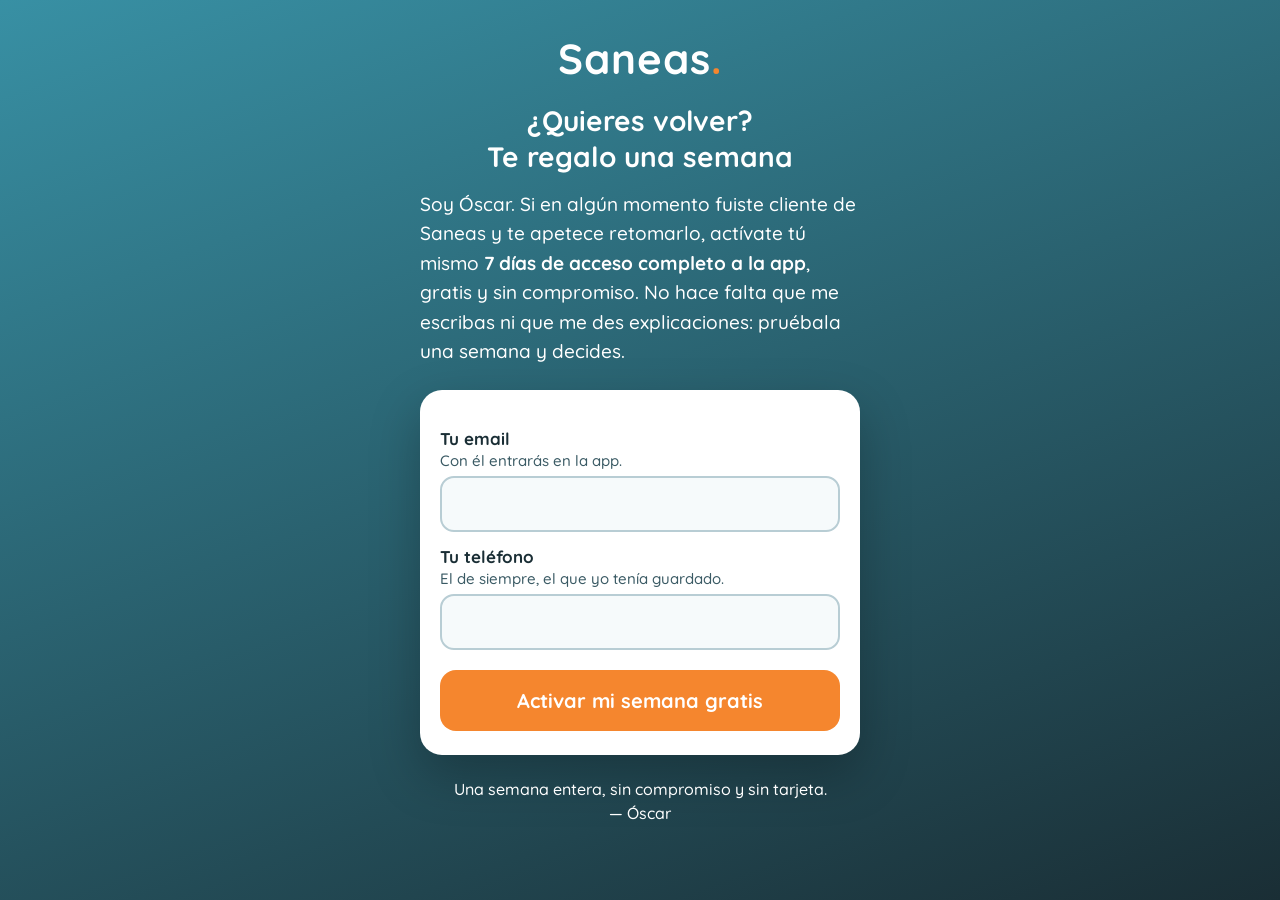
<file: vuelvo.html>
<!DOCTYPE html>
<html lang="es">
<head>
<meta charset="UTF-8">
<meta name="viewport" content="width=device-width, initial-scale=1.0, viewport-fit=cover">
<meta name="theme-color" content="#1a2e35">
<meta name="robots" content="noindex">
<title>Vuelve una semana gratis · Saneas</title>
<link rel="preconnect" href="https://fonts.googleapis.com">
<link href="https://fonts.googleapis.com/css2?family=Quicksand:wght@500;700&display=swap" rel="stylesheet">
<style>
  *{box-sizing:border-box;margin:0;padding:0}
  body{font-family:'Quicksand',sans-serif;background:linear-gradient(160deg,#3890a4,#1a2e35);
    min-height:100vh;display:flex;flex-direction:column;align-items:center;
    padding:32px 20px 40px;color:#fff}
  .wrap{width:100%;max-width:440px}
  .logo{font-weight:700;font-size:42px;text-align:center;letter-spacing:1px}
  .logo span{color:#F5862E}
  h1{font-size:28px;text-align:center;margin-top:18px;line-height:1.3}
  .sub{font-size:19px;line-height:1.55;margin-top:14px;font-weight:500}
  .card{background:#fff;color:#1a2e35;border-radius:22px;padding:24px 20px;margin-top:24px;
    box-shadow:0 20px 50px rgba(0,0,0,.25)}
  label{display:block;font-size:17px;font-weight:700;margin:14px 0 6px}
  label small{display:block;font-weight:500;font-size:15px;color:#3a5a64;margin-top:2px}
  input{width:100%;font-family:inherit;font-size:19px;font-weight:500;color:#1a2e35;
    padding:14px 14px;border:2px solid #b8cdd4;border-radius:14px;background:#f6fafb}
  input:focus{outline:none;border-color:#3890a4}
  .btn{width:100%;margin-top:20px;padding:18px 16px;border:none;border-radius:16px;
    background:#F5862E;color:#fff;font-family:inherit;font-weight:700;font-size:20px;cursor:pointer}
  .btn:disabled{opacity:.6}
  /* trampa para bots: un humano nunca ve este campo */
  .hp{position:absolute;left:-5000px;top:-5000px;height:1px;width:1px;overflow:hidden}
  .msg{margin-top:18px;border-radius:16px;padding:16px;font-size:18px;line-height:1.5;font-weight:500;display:none}
  .msg.ok{display:block;background:#e7f6ec;color:#0d5c2b;border:2px solid #1d9a4e}
  .msg.no{display:block;background:#fdeeee;color:#8a1f1f;border:2px solid #d66}
  .msg.info{display:block;background:#eaf4f7;color:#1a4a58;border:2px solid #3890a4}
  .msg a.cta{display:block;text-align:center;margin-top:12px;padding:14px;border-radius:12px;
    background:#3890a4;color:#fff;font-weight:700;font-size:18px;text-decoration:none}
  .msg a.wa{background:#0d7a33}
  .pie{text-align:center;font-size:16px;line-height:1.5;margin-top:22px;font-weight:500}
</style>
</head>
<body>
<div class="wrap">
  <div class="logo">Saneas<span>.</span></div>
  <h1>¿Quieres volver?<br>Te regalo una semana</h1>
  <p class="sub">Soy Óscar. Si en algún momento fuiste cliente de Saneas y te apetece
  retomarlo, actívate tú mismo <b>7 días de acceso completo a la app</b>, gratis y sin
  compromiso. No hace falta que me escribas ni que me des explicaciones: pruébala una
  semana y decides.</p>

  <div class="card">
    <form id="f" autocomplete="on">
      <label for="email">Tu email
        <small>Con él entrarás en la app.</small></label>
      <input id="email" type="email" inputmode="email" autocomplete="email" required>

      <label for="tel">Tu teléfono
        <small>El de siempre, el que yo tenía guardado.</small></label>
      <input id="tel" type="tel" inputmode="tel" autocomplete="tel" required>

      <div class="hp" aria-hidden="true">
        <label for="web">Deja este campo vacío</label>
        <input id="web" type="text" tabindex="-1" autocomplete="off">
      </div>

      <button class="btn" id="btn" type="submit">Activar mi semana gratis</button>
    </form>
    <div id="msg" class="msg"></div>
  </div>

  <p class="pie">Una semana entera, sin compromiso y sin tarjeta.<br>— Óscar</p>
</div>

<script>
// ======= CONFIGURACION =======
var FUNCION = 'https://uisrxztowgdpkxeuznfh.supabase.co/functions/v1/semana-gratis';
var APP_URL = 'https://app.saneas.es';
// Numero de WhatsApp de Oscar (formato internacional, sin +).
// PENDIENTE DE CONFIRMAR por Oscar antes de difundir el enlace.
var WA = '34689806987';
// =============================

function waLink(texto){
  return 'https://wa.me/' + WA + '?text=' + encodeURIComponent(texto);
}
function fechaBonita(iso){
  try{
    var d = new Date(iso + 'T12:00:00');
    return d.toLocaleDateString('es-ES', {weekday:'long', day:'numeric', month:'long'});
  }catch(e){ return iso; }
}
function pinta(clase, html){
  var m = document.getElementById('msg');
  m.className = 'msg ' + clase;
  m.innerHTML = html;
  m.scrollIntoView({behavior:'smooth', block:'nearest'});
}

document.getElementById('f').addEventListener('submit', async function(ev){
  ev.preventDefault();
  var email = document.getElementById('email').value.trim();
  var tel = document.getElementById('tel').value.trim();
  if(!email || !tel){ pinta('no','Rellena tu email y tu teléfono.'); return; }
  if(tel.replace(/\D/g,'').length < 9){ pinta('no','Ese teléfono parece incompleto: escríbelo con sus 9 cifras.'); return; }
  var btn = document.getElementById('btn');
  btn.disabled = true; btn.textContent = 'Comprobando...';
  try{
    var r = await fetch(FUNCION, {
      method:'POST',
      headers:{'Content-Type':'application/json'},
      body: JSON.stringify({email:email, telefono:tel, hp:document.getElementById('web').value})
    });
    var d = await r.json();
    if(d.ok && d.hasta){
      pinta('ok','✅ <b>Listo.</b> Tienes acceso completo hasta el <b>' + fechaBonita(d.hasta) + '</b>.' +
        '<br>Entra en la app con tu email y disfrútala 👇' +
        '<a class="cta" href="' + APP_URL + '">Entrar en la app ›</a>');
    } else if(d.ok){
      // respuesta silenciosa (bots): al humano no le cambia nada
      pinta('info','Hecho. Si tienes acceso, entra en la app con tu email.' +
        '<a class="cta" href="' + APP_URL + '">Ir a la app ›</a>');
    } else if(d.motivo === 'ya_probada'){
      pinta('info','Tu semana gratis ya se usó una vez, y solo puedo regalarla una vez por persona. ' +
        'Pero escríbeme y vemos juntos cómo retomarlo: seguro que hay manera.' +
        '<a class="cta wa" href="' + waLink('Hola Óscar, quiero volver a Saneas. Mi semana gratis ya se usó, ¿lo vemos?') + '">💬 Escribir a Óscar ›</a>');
    } else if(d.motivo === 'ya_activo'){
      pinta('info','¡Buena noticia! Tu cuenta ya está activa: no te hace falta la semana gratis. ' +
        'Entra en la app con normalidad.' +
        '<a class="cta" href="' + APP_URL + '">Entrar en la app ›</a>');
    } else if(d.motivo === 'no_encontrado'){
      pinta('no','No te encuentro con esos datos. Prueba con otro email u otro teléfono que usaras conmigo, ' +
        'o escríbeme y lo arreglamos en un momento.' +
        '<a class="cta wa" href="' + waLink('Hola Óscar, quiero mi semana gratis de Saneas pero la web no me encuentra. Soy...') + '">💬 Escribir a Óscar ›</a>');
    } else {
      pinta('no','Algo ha fallado al comprobarlo. Inténtalo otra vez en un minuto, y si sigue igual escríbeme.' +
        '<a class="cta wa" href="' + waLink('Hola Óscar, la web de la semana gratis me da error.') + '">💬 Escribir a Óscar ›</a>');
    }
  }catch(e){
    pinta('no','No hay conexión ahora mismo. Comprueba tu internet e inténtalo de nuevo.');
  }
  btn.disabled = false; btn.textContent = 'Activar mi semana gratis';
});
</script>
</body>
</html>
</file>
